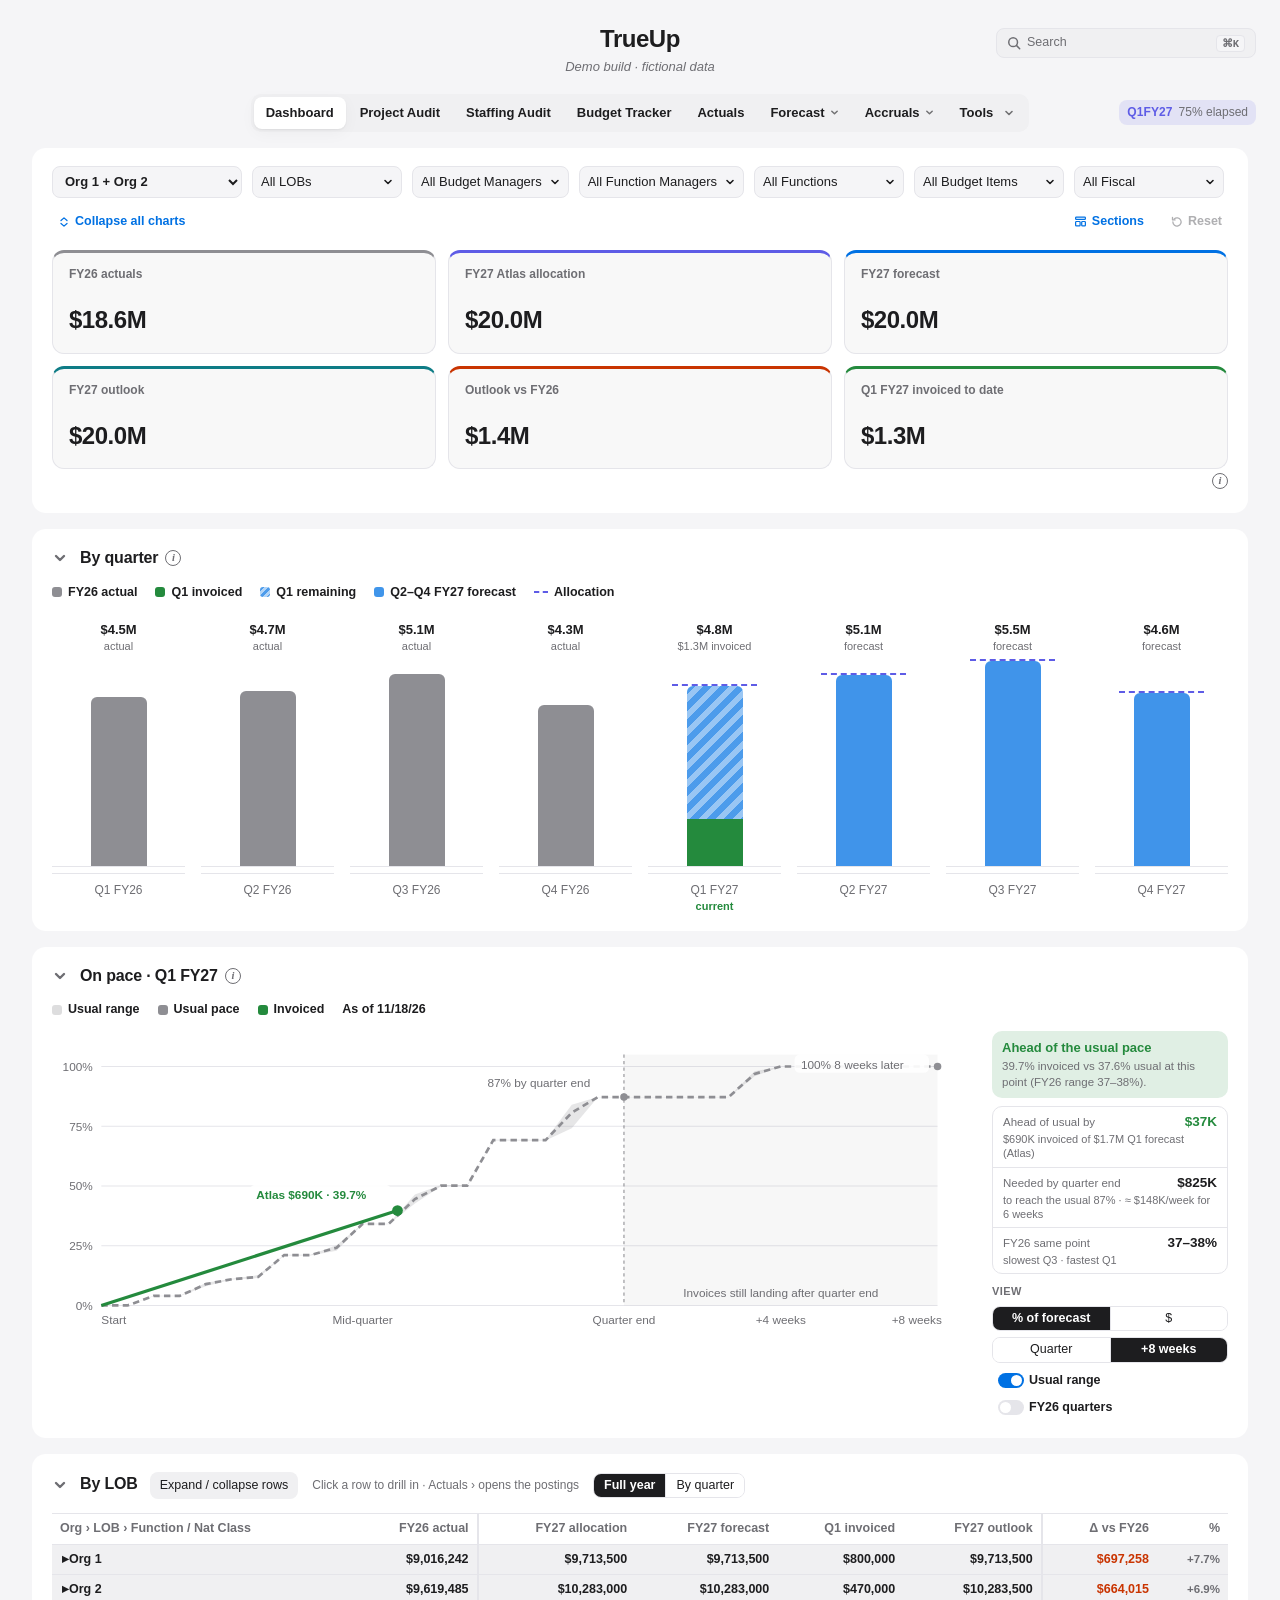
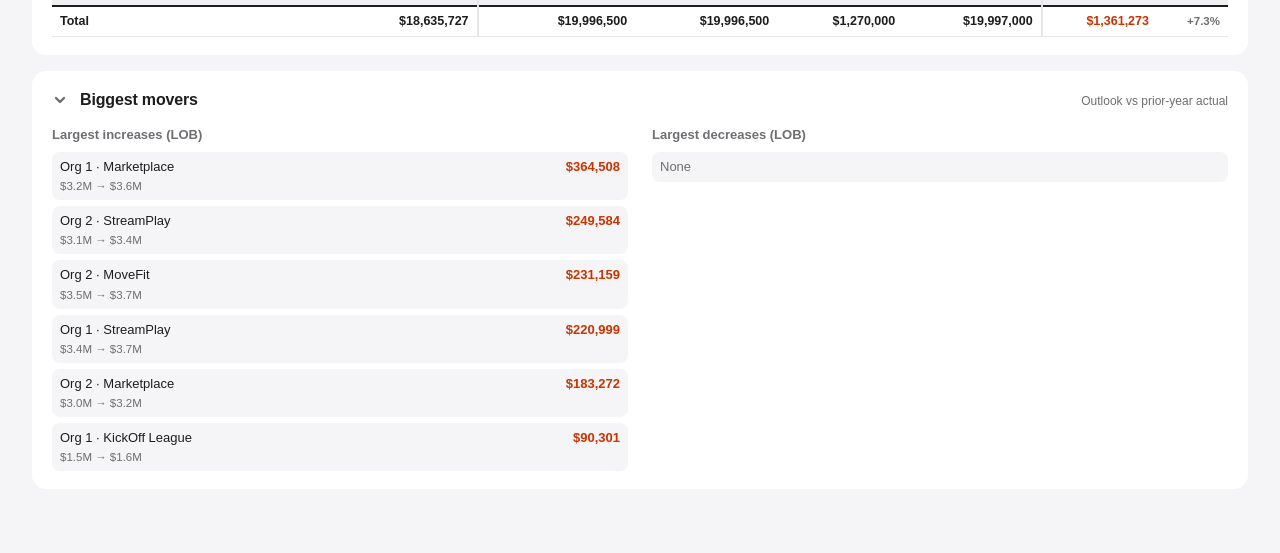
<file: public/trueup/index.html>
<!doctype html>
<html lang="en">
<head>
<meta charset="utf-8">
<meta name="viewport" content="width=device-width, initial-scale=1">
<title>TrueUp</title>
<link rel="stylesheet" href="css/style.css?v=x3">
</head>
<body data-route="analytics">
<header class="top">
  <a class="home" href="#/" title="Home"><h1>TrueUp <span class="tagline">Demo build · fictional data</span></h1></a>
  <div class="brand">
    <div class="tlrow">

    </div>
  </div>
  <nav class="tabs">
    <a href="#/analytics" id="tab-analytics">Dashboard</a>
    <a href="#/items" id="tab-items">Project Audit</a>
    <a href="#/staffing" id="tab-staffing">Staffing Audit</a>
    <a href="#/tracking" id="tab-tracking">Budget Tracker</a>
    <a href="#/ledgr" id="tab-ledgr" hidden>Actuals</a>
    <div class="navmenu" id="nav-fc">
      <a id="tab-forecast" aria-haspopup="true" role="button" tabindex="0">Forecast <svg class="car" width="9" height="9" viewBox="0 0 10 10" aria-hidden="true"><path d="M2 3.5l3 3 3-3" fill="none" stroke="currentColor" stroke-width="1.6" stroke-linecap="round" stroke-linejoin="round"/></svg></a>
      <div class="navdrop" role="menu">
        <a href="#/forecast" class="navtop" data-fcv="content|content">Content</a>
        <a href="#/forecast" class="navtop" data-fcv="marketing|">Marketing</a>
        <a href="#/changes" class="navtop" id="nav-chg">Change Log</a>
      </div>
    </div>
    <div class="navmenu" id="nav-acc">
      <a id="tab-accruals" aria-haspopup="true" role="button" tabindex="0">Accruals <svg class="car" width="9" height="9" viewBox="0 0 10 10" aria-hidden="true"><path d="M2 3.5l3 3 3-3" fill="none" stroke="currentColor" stroke-width="1.6" stroke-linecap="round" stroke-linejoin="round"/></svg></a>
      <div class="navdrop" role="menu">
        <div class="navorg"><span>Content<svg width="9" height="9" viewBox="0 0 10 10" aria-hidden="true"><path d="M3.5 2l3 3-3 3" fill="none" stroke="currentColor" stroke-width="1.6" stroke-linecap="round" stroke-linejoin="round"/></svg></span>
          <div class="navsub"><a href="#/accruals/content/po">PO Accrual</a><a href="#/accruals/content/crew">Crew Accrual</a><a href="#/accruals/content/flash">Flash</a><a href="#/accruals/content/pl">P&amp;L</a><a href="#/accruals/content/fa">Finance Actuals</a></div></div>
        <div class="navorg"><span>Marketing<svg width="9" height="9" viewBox="0 0 10 10" aria-hidden="true"><path d="M3.5 2l3 3-3 3" fill="none" stroke="currentColor" stroke-width="1.6" stroke-linecap="round" stroke-linejoin="round"/></svg></span>
          <div class="navsub"><a href="#/accruals/marketing/po">PO Accrual</a><a href="#/accruals/marketing/crew">Crew Accrual</a><a href="#/accruals/marketing/flash">Flash</a><a href="#/accruals/marketing/pl">P&amp;L</a><a href="#/accruals/marketing/fa">Finance Actuals</a></div></div>
      </div>
    </div>
      <div class="exp opts navtools" id="opts">
      <button id="opts-btn" aria-haspopup="menu" aria-expanded="false">Tools <svg class="car" width="10" height="10" viewBox="0 0 10 10" aria-hidden="true"><path d="M2 3.5l3 3 3-3" fill="none" stroke="currentColor" stroke-width="1.6" stroke-linecap="round" stroke-linejoin="round"/></svg></button>
      <div class="expmenu optmenu" id="optmenu" role="menu" hidden>
        <div class="optitem" id="opt-exp" role="none">
          <button role="menuitem" aria-haspopup="menu" class="optrow"><b>Export</b><svg class="subcar" width="10" height="10" viewBox="0 0 10 10" aria-hidden="true"><path d="M3.5 2l3 3-3 3" fill="none" stroke="currentColor" stroke-width="1.6" stroke-linecap="round" stroke-linejoin="round"/></svg></button>
          <div class="expmenu submenu" id="expmenu" role="menu">
            <div class="optitem optgrp" id="exp-audit" role="none">
              <button role="menuitem" aria-haspopup="menu" class="optrow"><b>Audit</b><span>Data in view and the Atlas change list</span><svg class="subcar" width="10" height="10" viewBox="0 0 10 10" aria-hidden="true"><path d="M3.5 2l3 3-3 3" fill="none" stroke="currentColor" stroke-width="1.6" stroke-linecap="round" stroke-linejoin="round"/></svg></button>
              <div class="expmenu submenu" role="menu">
                <button role="menuitem" data-x="csv"><b>Data (CSV)</b><span id="exp-csv-sub">Everything on this tab, all fields</span></button>
                <button role="menuitem" data-x="cl"><b>Change list (Excel)</b><span>Atlas edits to make, from the current filters</span></button>
              </div>
            </div>
            <div class="optitem optgrp" id="exp-content" role="none">
              <button role="menuitem" aria-haspopup="menu" class="optrow"><b>Content</b><span>Forecast, accruals, Flash, P&amp;L, Finance Actuals</span><svg class="subcar" width="10" height="10" viewBox="0 0 10 10" aria-hidden="true"><path d="M3.5 2l3 3-3 3" fill="none" stroke="currentColor" stroke-width="1.6" stroke-linecap="round" stroke-linejoin="round"/></svg></button>
              <div class="expmenu submenu" role="menu">
                <button role="menuitem" data-x="fc" class="fcx"><b>Forecast (Excel)</b><span>Summary, Finance Commentary + Calculation</span></button>
                <div class="optsep accx" role="separator"></div>
                <button role="menuitem" data-ax="content-po" class="accx"><b>PO Accrual (Excel)</b><span>Working file for the quarter shown on Accruals</span></button>
                <button role="menuitem" data-ax="content-crew" class="accx"><b>Crew Accrual (Excel)</b><span>Summary, line item text, one tab per bucket</span></button>
                <button role="menuitem" data-ax="content-flash" class="accx"><b>Flash (Excel)</b><span>Summary + one tab per budget manager</span></button>
                <button role="menuitem" data-ax="content-pl" class="accx"><b>P&amp;L deck (Keynote / PowerPoint)</b><span>Slides, titles and commentary as set on the P&amp;L page</span></button>
                <button role="menuitem" data-ax="content-fa" class="accx"><b>Finance Actuals (Excel)</b><span>Actuals by LOB vs M3</span></button>
              </div>
            </div>
            <div class="optitem optgrp" id="exp-marketing" role="none">
              <button role="menuitem" aria-haspopup="menu" class="optrow"><b>Marketing</b><span>Forecast, accruals, Flash, P&amp;L, Finance Actuals</span><svg class="subcar" width="10" height="10" viewBox="0 0 10 10" aria-hidden="true"><path d="M3.5 2l3 3-3 3" fill="none" stroke="currentColor" stroke-width="1.6" stroke-linecap="round" stroke-linejoin="round"/></svg></button>
              <div class="expmenu submenu" role="menu">
                <button role="menuitem" data-x="fm" class="fcx"><b>Forecast (Excel)</b><span>Summary, Finance Commentary + Calculation</span></button>
                <div class="optsep accx" role="separator"></div>
                <button role="menuitem" data-ax="marketing-po" class="accx"><b>PO Accrual (Excel)</b><span>Working file for the quarter shown on Accruals</span></button>
                <button role="menuitem" data-ax="marketing-crew" class="accx"><b>Crew Accrual (Excel)</b><span>Staffline + Crewport, LOB split, line item text</span></button>
                <button role="menuitem" data-ax="marketing-flash" class="accx"><b>Flash (Excel)</b><span>US Flash by natural class › LOB</span></button>
                <button role="menuitem" data-ax="marketing-pl" class="accx"><b>P&amp;L deck (Keynote / PowerPoint)</b><span>Natural class, initiative and function breakdowns</span></button>
                <button role="menuitem" data-ax="marketing-fa" class="accx"><b>Finance Actuals (Excel)</b><span>Natural class blocks, Bundle+ broken out</span></button>
              </div>
            </div>
          </div>
        </div>
        <div class="optitem" id="up" role="none" hidden>
          <button role="menuitem" aria-haspopup="menu" class="optrow" id="upload-btn"><b>Upload</b><svg class="subcar" width="10" height="10" viewBox="0 0 10 10" aria-hidden="true"><path d="M3.5 2l3 3-3 3" fill="none" stroke="currentColor" stroke-width="1.6" stroke-linecap="round" stroke-linejoin="round"/></svg></button>
          <div class="expmenu submenu" id="upmenu" role="menu">
            <div class="optitem optgrp" id="up-audit" role="none">
              <button role="menuitem" aria-haspopup="menu" class="optrow"><b>Audit</b><span>Atlas export</span><svg class="subcar" width="10" height="10" viewBox="0 0 10 10" aria-hidden="true"><path d="M3.5 2l3 3-3 3" fill="none" stroke="currentColor" stroke-width="1.6" stroke-linecap="round" stroke-linejoin="round"/></svg></button>
              <div class="expmenu submenu" role="menu">
                <button role="menuitem" data-u="atlas" id="up-atlas"><b>Atlas export</b><span>New export_all CSV · refreshes audit + forecast allocations</span></button>
              </div>
            </div>
            <div class="optitem optgrp upbm" id="up-content" role="none">
              <button role="menuitem" aria-haspopup="menu" class="optrow"><b>Content</b><span>Actuals, forecast workbook, PO data, Master PO List</span><svg class="subcar" width="10" height="10" viewBox="0 0 10 10" aria-hidden="true"><path d="M3.5 2l3 3-3 3" fill="none" stroke="currentColor" stroke-width="1.6" stroke-linecap="round" stroke-linejoin="round"/></svg></button>
              <div class="expmenu submenu" role="menu">
                <button role="menuitem" data-u="ledgr" class="upbm"><b>Actuals</b><span>Content Actuals CSV</span></button>
                <button role="menuitem" data-u="wb" class="upbm"><b>Forecast workbook</b><span>Content P+D workbook · submitted forecast, actuals, comments</span></button>
                <div class="optsep accu" role="separator"></div>
                <button role="menuitem" data-au="content-grid" class="accu"><b>PO data</b><span>Open POs + Pending PRs · for the Accruals quarter shown</span></button>
                <button role="menuitem" data-au="content-master" class="accu"><b>Master PO List</b><span>PO → LOB / budget item / function / quarter mapping</span></button>
              </div>
            </div>
            <div class="optitem optgrp upbm" id="up-marketing" role="none">
              <button role="menuitem" aria-haspopup="menu" class="optrow"><b>Marketing</b><span>Actuals, forecast workbook, PO data, PO ref table</span><svg class="subcar" width="10" height="10" viewBox="0 0 10 10" aria-hidden="true"><path d="M3.5 2l3 3-3 3" fill="none" stroke="currentColor" stroke-width="1.6" stroke-linecap="round" stroke-linejoin="round"/></svg></button>
              <div class="expmenu submenu" role="menu">
                <button role="menuitem" data-u="ledgr" class="upbm"><b>Actuals</b><span>Marketing Actuals CSV</span></button>
                <button role="menuitem" data-u="wb" class="upbm"><b>Forecast workbook</b><span>Marketing forecast workbook · submitted forecast, actuals, comments</span></button>
                <div class="optsep accu" role="separator"></div>
                <button role="menuitem" data-au="marketing-grid" class="accu"><b>PO data</b><span>Luis's report · for the Accruals quarter shown</span></button>
                <button role="menuitem" data-au="marketing-ref" class="accu"><b>PO ref table</b><span>POs on several Atlas IDs (PO#, Atlas ID, Type)</span></button>
              </div>
            </div>
          </div>
        </div>
        <button type="button" class="optrow optlink" role="menuitem" id="opt-refresh" hidden><b>Refresh Atlas data</b></button>
        <div class="optsep" role="separator"></div>
        <a href="#/guide" id="tab-guide" class="optrow optlink" role="menuitem"><b>Guide</b></a>
        <a href="#/config" class="optrow optlink" role="menuitem" id="opt-cfg"><b>Configuration</b></a>
        <div class="optsep" role="separator"></div>
        <button type="button" class="optrow optlink" role="menuitem" id="opt-health" aria-expanded="false"><b>Data health</b><span class="hlsum" id="hl-sum"></span><svg class="hlcar" width="9" height="9" viewBox="0 0 10 10" aria-hidden="true"><path d="M2 3.5l3 3 3-3" fill="none" stroke="currentColor" stroke-width="1.6" stroke-linecap="round"/></svg></button>
        <div class="hlinline" id="hl-inline" hidden></div>
      </div>
    </div>
  </nav>
  <div class="actions">
    <div class="fq" id="fq" tabindex="0"></div>
    
  </div>
</header>
<div class="utilrow"><div id="mywork" class="mywork" hidden></div><div class="utilctl">
    <div class="hlw hlhide"><button type="button" class="hl green" id="hl" aria-haspopup="dialog" onclick="window.Health&&Health.open()"><i></i><span>Data</span></button><div class="hlpop" id="hl-pop" role="dialog" aria-label="Data health" hidden></div></div>
    <button type="button" class="gsbtn" id="gs-btn" onclick="window.GlobalSearch&&GlobalSearch.open()" title="Search everything (⌘K or /)"><svg width="14" height="14" viewBox="0 0 16 16" aria-hidden="true"><circle cx="7" cy="7" r="5" fill="none" stroke="currentColor" stroke-width="1.7"/><path d="M11 11l3.5 3.5" stroke="currentColor" stroke-width="1.7" stroke-linecap="round"/></svg><span>Search</span><kbd>⌘K</kbd></button>

  </div></div>

<section class="filters" id="filters"></section>
<div id="note" class="wrap"></div>

<main id="page-analytics" class="page"></main>

<main id="page-items" class="page">
  <div class="aubar"><button type="button" class="ghost" id="au-fold">Collapse all charts</button><button type="button" id="au-jump"><svg width="12" height="12" viewBox="0 0 16 16" aria-hidden="true"><path d="M8 2.5v10m0 0l-4-4m4 4l4-4" fill="none" stroke="currentColor" stroke-width="1.7" stroke-linecap="round" stroke-linejoin="round"/></svg>Jump to audit items</button></div>
  <div data-sec="cards" data-sec-label="Summary cards"><section class="cards" id="cards"></section>
  <div class="legend" id="legend"></div></div>

  <section class="grid2">
    <div class="panel" data-sec="func" data-sec-label="By function">
      <div class="ph"><h2>By function</h2><span class="hint">Click a bar or segment to see its items</span></div>
      <div id="ch-func" class="hbars"></div>
    </div>
    <div class="panel" data-sec="lob" data-sec-label="By LOB">
      <div class="ph"><h2>By LOB</h2><span class="hint">Click a bar or segment to see its items</span></div>
      <div id="ch-lob" class="hbars"></div>
    </div>
  </section>

  <section class="panel" data-sec="quarter" data-sec-label="By quarter">
    <div class="ph"><h2>By quarter</h2><span class="hint">Current and future quarters are only checked for PO coverage and budget</span></div>
    <div id="ch-q" class="qchart"></div>
  </section>

  <section class="panel" data-sec="owners" data-sec-label="Ownership">
    <div class="ph"><h2>Ownership</h2><span class="hint">Budget Manager › LOB › Function · LOB Dedicated items only · <a href="#/guide?s=owners" class="hlink">How the $ add up</a></span></div>
    <div id="owners" class="owners"></div>
  </section>

  <section class="panel" id="yb-panel" data-sec="yearly" data-sec-label="Allocation vs approved forecast">
    <div class="ph"><h2>Atlas allocation vs approved forecast</h2><span id="yb-sub" class="hint"></span></div>
    <div id="yb"></div>
  </section>


  <section class="panel" data-sec="items" data-sec-label="Audit items">
    <div class="ph" id="au-items">
      <div>
        <h2>Audit items <span id="count" class="muted"></span></h2>
        <div id="chips" class="chips"></div>
      </div>
      <div class="pager"><button id="prev" class="ghost">‹</button><span id="page"></span><button id="next" class="ghost">›</button></div>
    </div>
    <div class="tablewrap"><table id="tbl"><thead></thead><tbody></tbody></table></div>
  </section>

  <section class="panel" id="au-method" data-sec="method" data-sec-label="Methodology &amp; exclusions">
    <div class="ph"><h2>Methodology &amp; exclusions</h2></div>
    <div id="method"></div>
  </section>
</main>

<main id="page-staffing" class="page">
  <div class="aubar"><button type="button" class="ghost" id="st-fold">Collapse all charts</button><button type="button" id="st-jump"><svg width="12" height="12" viewBox="0 0 16 16" aria-hidden="true"><path d="M8 2.5v10m0 0l-4-4m4 4l4-4" fill="none" stroke="currentColor" stroke-width="1.7" stroke-linecap="round" stroke-linejoin="round"/></svg>Jump to contractors</button></div>
  <section class="panel stsum" data-sec="cards" data-sec-label="Summary cards"><div class="ph"><h2>Summary</h2></div><div class="cards" id="st-cards"></div></section>
  <section class="grid2">
    <div class="panel" data-sec="inv" data-sec-label="% of forecast invoiced by quarter"><div class="ph"><h2>% of forecast invoiced by quarter</h2><span class="hint"><span class="dot" style="background:var(--green)"></span>Invoiced <span class="dot" style="background:var(--yellow);margin-left:8px"></span>Un-invoiced balance (yellow $) · click it for the AIDs</span></div><div id="st-q" class="qchart"></div></div>
    <div class="panel" data-sec="vendor" data-sec-label="By vendor"><div class="ph"><h2>By vendor</h2><span class="hint">Click a vendor to filter the contractors</span></div><div id="st-vendor" class="hbars"></div></div>
  </section>
  <section class="panel" id="st-roster" data-sec="roster" data-sec-label="Contractors">
    <div class="ph" id="st-roster-h">
      <div><h2>Contractors <span id="st-count" class="muted"></span><span class="ptip" tabindex="0" aria-label="About this table">i<span class="ptipb">One row per staffing AID and FY · Org, Budget Manager, LOB, Function, Function Manager and FY filters apply</span></span></h2></div>
      <div class="pager"><label class="minesw"><input type="checkbox" id="st-issues"><i></i>Only with audit items</label><input type="checkbox" id="st-nopos" hidden><span id="st-ub" class="fchip" hidden></span><input id="st-vendor-f" type="search" placeholder="Vendor / name / AID" class="vf"><button id="st-prev" class="ghost">‹</button><span id="st-page"></span><button id="st-next" class="ghost">›</button></div>
    </div>
    <div class="tablewrap"><table id="st-tbl"><thead></thead><tbody></tbody></table></div>
  </section>
  <section class="panel" id="st-items" data-sec="items" data-sec-label="Audit items">
    <div class="ph" id="st-items-h">
      <div><h2>Audit items <span id="st-icount" class="muted"></span></h2></div>
      <div class="pager"><button id="st-prev" class="ghost">‹</button><span id="st-page"></span><button id="st-next" class="ghost">›</button></div>
    </div>
    <div class="tablewrap"><table id="st-itbl"><thead></thead><tbody></tbody></table></div>
  </section>
</main>

<main id="page-tracking" class="page">
  <div class="aubar"><button type="button" class="ghost" id="tr-fold">Collapse all charts</button><button type="button" id="tr-jump"><svg width="12" height="12" viewBox="0 0 16 16" aria-hidden="true"><path d="M8 2.5v10m0 0l-4-4m4 4l4-4" fill="none" stroke="currentColor" stroke-width="1.7" stroke-linecap="round" stroke-linejoin="round"/></svg>Jump to LOB table</button></div>
  <section class="panel" id="tr-sum-p" data-sec="summary" data-sec-label="Org summary (budget, allocation, forecast, invoiced)"><div class="ph"><h2>Org summary</h2><span class="hint">Budget → allocation → forecast → invoiced, by quarter</span></div>
    <div id="tr-qsum" class="qsum"></div></section>
  <section class="panel" id="tr-tbl-p" data-sec="table" data-sec-label="LOB table"><div class="ph" id="tr-tbl-h"><h2>By LOB</h2><div class="seg" id="tr-per"></div><span class="hint">Click an LOB for its functions · → opens its audit items</span></div>
    <div class="tablewrap" style="max-height:none"><table id="tr-tbl"><thead></thead><tbody></tbody></table></div>
    <div class="legend" style="margin:10px 0 0" id="tr-legend"></div>
  </section>
</main>

<main id="page-ledgr" class="page"><section class="panel" id="pv-root"></section></main>

<main id="page-forecast" class="page">
  <section class="panel">
    <div class="trhead">
      <h2>Forecast · FY27 · <span id="fc-vlab" class="fcvlab">Content · Functions</span><span class="ptip" tabindex="0" aria-label="About this page">i<span class="ptipb" id="fc-tipb"></span></span></h2>
      <div class="fcbar">
        
        <div class="seg" id="fc-layout"><button data-l="calc" class="on">Calculation</button><button data-l="sum">Summary</button><button data-l="fc">Finance Commentary</button></div>
        <div class="seg" id="fc-q"><button data-q="Q1" class="on">Q1</button><button data-q="Q2">Q2</button><button data-q="Q3">Q3</button><button data-q="Q4">Q4</button></div>
        <label class="minesw" id="fc-intlw" hidden><input type="checkbox" id="fc-intl"><i></i><span>Intl</span></label>
        <label class="minesw" id="fc-chgw" hidden><input type="checkbox" id="fc-chg"><i></i><span>Change Log</span></label>
        <span id="fc-chgo" class="fcchgo" hidden><div class="ms chdatebtn" data-dk="from"><span class="flab">From</span><button type="button" class="msb" id="fc-chgfrom" aria-label="From"></button></div><div class="ms chdatebtn" data-dk="to"><span class="flab">To</span><button type="button" class="msb" id="fc-chgto" aria-label="To"></button></div><span class="chrulewrap"><button type="button" class="rlink" id="fc-rpct" data-f="pct"></button><button type="button" class="rlinkm" id="fc-rmode" data-f="mode"></button><button type="button" class="rlink" id="fc-ramt" data-f="amt"></button></span></span>
        <input id="fc-find" type="search" placeholder="Find LOB, function, item…" class="vf">
        <div class="fcopts" id="fc-opts">
          <button type="button" class="ghost sm fcoptsb" id="fc-optsb" aria-haspopup="menu" aria-expanded="false">Options <svg width="10" height="10" viewBox="0 0 10 10" aria-hidden="true"><path d="M2 3.5l3 3 3-3" fill="none" stroke="currentColor" stroke-width="1.6" stroke-linecap="round" stroke-linejoin="round"/></svg></button>
          <div class="fcoptsm" role="menu">
            <div class="fcoptsg"><b>View</b>
              <span id="fc-mine"></span>
              <span id="fc-xlobw" hidden><input type="checkbox" id="fc-xlob" checked><span id="fc-xlob-t"></span></span>
              <label class="minesw"><input type="checkbox" id="fc-showall"><i></i><span id="fc-showall-l">$0 rows</span></label>
              <button type="button" id="fc-expand" class="freset fact"><svg width="12" height="12" viewBox="0 0 16 16" aria-hidden="true"><path d="M4 6l4-3.5L12 6M4 10l4 3.5 4-3.5" fill="none" stroke="currentColor" stroke-width="1.7" stroke-linecap="round" stroke-linejoin="round"/></svg>Expand / collapse</button>
              <button type="button" id="fc-reset" class="freset fact" title="Clear the search and the view switches, and collapse every row"><svg width="12" height="12" viewBox="0 0 16 16" aria-hidden="true"><path d="M2.5 8a5.5 5.5 0 1 0 1.7-4" fill="none" stroke="currentColor" stroke-width="1.7" stroke-linecap="round"/><path d="M2 1.8v3.4h3.4" fill="none" stroke="currentColor" stroke-width="1.7" stroke-linecap="round" stroke-linejoin="round"/></svg>Reset</button>
            </div>
            <div class="fcoptsg"><b>Forecast</b>
              <button type="button" id="fc-hist" class="freset fact" hidden><svg width="12" height="12" viewBox="0 0 16 16" aria-hidden="true"><circle cx="8" cy="8" r="5.8" fill="none" stroke="currentColor" stroke-width="1.6"/><path d="M8 4.8V8l2.2 1.5" fill="none" stroke="currentColor" stroke-width="1.6" stroke-linecap="round" stroke-linejoin="round"/></svg>History</button>
              <button type="button" id="fc-vers" class="freset fact" hidden><svg width="12" height="12" viewBox="0 0 16 16" aria-hidden="true"><path d="M8 2.5l5.5 3L8 8.5l-5.5-3zM2.5 8.5L8 11.5l5.5-3M2.5 11L8 14l5.5-3" fill="none" stroke="currentColor" stroke-width="1.5" stroke-linejoin="round"/></svg>Versions</button>
              <button type="button" id="fc-freeze" class="freset fact" hidden><svg width="12" height="12" viewBox="0 0 16 16" aria-hidden="true"><path d="M8 1.5v13M2.4 4.75l11.2 6.5M2.4 11.25l11.2-6.5M6.2 2.6L8 4.2l1.8-1.6M6.2 13.4L8 11.8l1.8 1.6" fill="none" stroke="currentColor" stroke-width="1.5" stroke-linecap="round" stroke-linejoin="round"/></svg><span id="fc-freeze-l">Atlas Freeze</span></button>
              <button type="button" id="fc-export" class="freset fact"><svg width="12" height="12" viewBox="0 0 16 16" aria-hidden="true"><path d="M8 2v8M4.8 6.8L8 10l3.2-3.2M2.5 12.5v1h11v-1" fill="none" stroke="currentColor" stroke-width="1.6" stroke-linecap="round" stroke-linejoin="round"/></svg>Export to Excel</button>
            </div>
          </div>
        </div>
      </div>
      <div class="sub" id="fc-sub"></div>
    </div>
    <div class="snapbar" id="fc-snap" hidden></div>
    <div class="fccardsw" id="fc-cardsw"><button type="button" class="fccardst" id="fc-cardst" aria-expanded="true"><svg width="10" height="10" viewBox="0 0 10 10" aria-hidden="true"><path d="M2 3.5l3 3 3-3" fill="none" stroke="currentColor" stroke-width="1.6" stroke-linecap="round" stroke-linejoin="round"/></svg>Totals</button><div class="fcards" id="fc-cards"></div></div>
    <div class="tablewrap fcwrap"><table id="fc-tbl"><thead id="fc-head"></thead><tbody id="fc-body"></tbody></table></div>
  </section>
</main>

<main id="page-accruals" class="page"><section class="panel" id="ac-root"></section></main>
<main id="page-changes" class="page"><section class="panel" id="ch-root"></section></main>

<main id="page-config" class="page"><div id="cfg-root"></div></main>

<main id="page-guide" class="page"><div class="guidedoc"><nav class="guideside" id="guide-nav"></nav><section class="panel guide" id="guide-root"></section></div></main>

<div id="live" class="live" hidden></div>
<dialog id="fc-dlg" class="updlg fcdlg"></dialog>
<dialog id="up-dlg" class="updlg">
  <form method="dialog" id="up-form">
    <h2>Publish a new Atlas export</h2>
    <p class="sub">The audit is built in your browser, so the raw export never leaves your computer. You'll see a summary before anything is published. Publishing updates the dashboard for everyone viewing it.</p>
    <label class="upf"><span>Atlas export <b>(required)</b></span><input type="file" name="export" accept=".csv" required><em>export_all_….csv</em></label>
    <label class="upf"><span>Marketing forecast <i>(optional; otherwise the current file is reused)</i></span><input type="file" name="marketing" accept=".xlsx"></label>
    <label class="upf"><span>Content forecast <i>(optional; otherwise the current file is reused)</i></span><input type="file" name="content" accept=".xlsx"></label>
    <div id="up-msg" class="upmsg"></div>
    <div class="upact"><button type="button" class="ghost" id="up-cancel">Close</button><button type="button" id="up-go">Build audit</button></div>
  </form>
</dialog>
<script src="js/mockboost.js?v=x3"></script><script src="js/demoseed.js?v=x3"></script>
<script src="js/orglabels.js?v=x3"></script>
<script src="js/sync.js?v=x3"></script>
<script src="js/scope.js?v=x3"></script>
<script src="js/scopewire.js?v=x3"></script>
<script src="js/rules.js?v=x3"></script>
<script src="js/health.js?v=x3"></script>
<script src="js/search.js?v=x3"></script>
<script src="js/mywork.js?v=x3"></script>
<script src="js/learn.js?v=x3"></script>
<script src="js/layout.js?v=x3"></script>
<script src="js/mobilenav.js?v=x3"></script>
<script src="js/aidlinks.js?v=x3"></script>
<script src="js/forecast.js?v=x3"></script>
<script src="js/pivot.js?v=x3"></script>
<script src="js/dashboard.js?v=x3"></script>
<script src="js/guide.js?v=x3"></script>

<script src="js/mine.js?v=x3"></script>
<script src="js/accruals.js?v=x3"></script>
<script src="js/changes.js?v=x3"></script>
<script src="js/sections.js?v=x3"></script>
<script src="js/config.js?v=x3"></script>
<script src="js/status.js?v=x3"></script>
<script src="js/comments.js?v=x3"></script>
<script src="js/atlasfix.js?v=x3"></script>
<script src="js/refresh.js?v=x3"></script>
<script src="js/share.js?v=x3"></script>
<script src="js/app.js?v=x3"></script>
</body>
</html>
</file>
<file: public/trueup/css/style.css>
:root{
  --bg:#f5f5f7;--panel:#fff;--ink:#1d1d1f;--muted:#6e6e73;--line:#e5e5ea;--accent:#0071e3;
  --red:#d70015;--orange:#c93400;--yellow:#a05a00;--green:#248a3d;--purple:#8944ab;--teal:#0e7c86;--pink:#c4245f;--indigo:#5e5ce6;--gray:#8e8e93;
  --redbg:#fde8ea;--orangebg:#fff0e5;--yellowbg:#fff6dc;--greenbg:#e6f4ea;--purplebg:#f3e8f9;--tealbg:#e3f4f5;--blue:#0066cc;--bluebg:#e5f0fb;--pinkbg:#fce8f0;--indigobg:#ebebfc;--graybg:#f0f0f2;
  --shadow:0 1px 2px rgba(0,0,0,.06),0 4px 16px rgba(0,0,0,.04);
}
@media (prefers-color-scheme:dark){:root{
  --bg:#000;--panel:#1c1c1e;--ink:#f5f5f7;--muted:#98989d;--line:#38383a;--accent:#2997ff;
  --red:#ff6961;--orange:#ff9f0a;--yellow:#ffd60a;--green:#30d158;--purple:#bf5af2;--teal:#40c8e0;--pink:#ff6b9d;--indigo:#7d7aff;--gray:#98989d;
  --redbg:#3a1416;--orangebg:#3a2410;--yellowbg:#332b0a;--greenbg:#11301a;--purplebg:#2e1a38;--tealbg:#0f2d31;--blue:#4ea1ff;--bluebg:#0f2238;--pinkbg:#3a1424;--indigobg:#1f1f3d;--graybg:#2c2c2e;
  --shadow:0 1px 2px rgba(0,0,0,.4);
}}
*{box-sizing:border-box}
body{margin:0;font:14px/1.4 -apple-system,BlinkMacSystemFont,"SF Pro Text",Helvetica,sans-serif;background:var(--bg);color:var(--ink)}
h1{font-size:24px;margin:0;font-weight:700;letter-spacing:-.02em}
h2{font-size:15px;margin:0;font-weight:600}
a{color:var(--accent);text-decoration:none;font-weight:600}
a:hover{text-decoration:underline}
button{font:inherit;border:0;border-radius:8px;padding:8px 16px;background:var(--accent);color:#fff;cursor:pointer;font-weight:500}
button.ghost{background:var(--graybg);color:var(--ink)}
button:disabled{opacity:.4;cursor:default}
.muted,.sub,.hint{color:var(--muted);font-weight:400}
.sub,.hint{font-size:12px}
.wrap{margin:0 32px}


.top{display:grid;grid-template-columns:1fr auto 1fr;align-items:center;gap:24px;padding:20px 32px 0}
.actions{display:flex;gap:8px;justify-self:end}
.tabs{display:flex;gap:2px;background:var(--graybg);padding:3px;border-radius:10px}
.tabs a{padding:7px 18px;border-radius:8px;color:var(--ink);font-size:13px;text-decoration:none}
.tabs a.on{background:var(--panel);box-shadow:var(--shadow)}
#tab-count{font-size:11px;color:var(--muted);font-weight:500;margin-left:2px}
body:not([data-route="analytics"]) #page-analytics,body:not([data-route="items"]) #page-items,
body:not([data-route="staffing"]) #page-staffing,body:not([data-route="guide"]) #page-guide,body:not([data-route="tracking"]) #page-tracking,body:not([data-route="forecast"]) #page-forecast,body:not([data-route="ledgr"]) #page-ledgr,body:not([data-route="config"]) #page-config,body:not([data-route="accruals"]) #page-accruals,body:not([data-route="changes"]) #page-changes{display:none}
body[data-route="guide"] #filters,body[data-route="guide"] #note,body[data-route="analytics"] #filters,body[data-route="analytics"] #note,body[data-route="forecast"] #filters,body[data-route="forecast"] #note,body[data-route="ledgr"] #filters,body[data-route="ledgr"] #note,body[data-route="config"] #filters,body[data-route="config"] #note,body[data-route="accruals"] #filters,body[data-route="accruals"] #note,body[data-route="changes"] #filters,body[data-route="changes"] #note{display:none}
.seg{display:inline-flex;border:1px solid var(--line);border-radius:8px;overflow:hidden;background:var(--panel);flex:none}
.seg button{background:var(--panel);color:var(--ink);padding:6px 14px;font-size:13px;border-radius:0;border-right:1px solid var(--line)}
.seg button:last-child{border-right:0}
.seg button.on{background:var(--ink);color:var(--panel)}
.trhead{display:flex;flex-direction:column;align-items:flex-start;gap:10px;margin-bottom:14px}
.trhead h2{margin:0}
.trhead .sub{line-height:1.5}
.vf{font:inherit;font-size:13px;height:30px;padding:0 10px;border:1px solid var(--line);border-radius:8px;background:var(--bg);color:var(--ink);width:200px}
.pager label{display:flex;gap:6px;align-items:center;white-space:nowrap}
.qbar2{position:absolute;bottom:0;width:min(30px,32%);border-radius:5px 5px 0 0}
.utl{display:flex;align-items:center;gap:8px;justify-content:flex-end}
.utl .lbar{width:70px}
tr.grp td{background:var(--bg);font-weight:700}
tr.grp td:first-child{white-space:nowrap}
tr.grp td:first-child{cursor:pointer}
tr.sub td:nth-child(2){padding-left:28px}
tr.sub.hide{display:none}
.dot{display:inline-block;width:8px;height:8px;border-radius:50%;margin-right:6px;vertical-align:0}

.qsum{display:flex;flex-direction:column;gap:12px;margin-bottom:16px}
.qsum:empty{display:none}
.qsrow{display:grid;grid-template-columns:170px repeat(auto-fit,minmax(0,1fr));gap:10px;align-items:stretch}
.qso{padding:10px 4px;display:flex;flex-direction:column;gap:4px;justify-content:center}
.qso b{font-size:16px}
.qtile{border:1px solid var(--line);border-radius:12px;padding:10px 12px;cursor:pointer;min-width:0}
.qtile:hover{border-color:var(--accent)}
.qth{display:flex;justify-content:space-between;align-items:center;margin-bottom:6px}
.qtv{display:flex;justify-content:space-between;font-size:12.5px;line-height:1.6}
.qtv span{color:var(--muted)}
.qtv em{font-style:normal;color:var(--muted);font-weight:500;margin-left:4px}
.pbar{position:relative;height:8px;background:var(--graybg);border-radius:4px;margin:6px 0 2px}
.pbar .pf{position:absolute;left:0;top:0;bottom:0;border-radius:4px;opacity:.85}
.pbar .pi{position:absolute;left:0;top:2px;bottom:2px;border-radius:2px;background:var(--ink);opacity:.35}
.pbar .tick{position:absolute;top:-3px;bottom:-3px;width:2px;background:var(--ink);border-radius:1px}
th.qh{min-width:150px;font-weight:600}
th.qh .s{font-weight:400;text-transform:none}
td.qd{min-width:150px}
.qc .qt{display:flex;justify-content:space-between;gap:6px;font-size:12px}
.qc .s{font-size:11px}
tr.lobrow{cursor:pointer}
tr.lobrow .tg{display:inline-block;width:12px;color:var(--muted)}
tr.fnrow td{background:var(--bg)}
tr.fnrow td.fnn{padding-left:44px;color:var(--muted)}
tr.fnrow.hide{display:none}
a.go{margin-left:6px;cursor:pointer}
.page{padding:0 32px 48px}


.filters{position:sticky;top:0;z-index:20;margin:16px 32px;background:var(--panel);border-radius:14px;padding:12px 14px;
  display:grid;grid-template-columns:minmax(180px,1.6fr) repeat(11,minmax(0,1fr));gap:10px;box-shadow:var(--shadow)}
.fbox,.ms{display:flex;flex-direction:column;gap:4px;position:relative;min-width:0}
.flab{font-size:10.5px;text-transform:uppercase;letter-spacing:.05em;color:var(--muted);font-weight:600;white-space:nowrap;overflow:hidden;text-overflow:ellipsis}
.fbox input,.msb{font:inherit;font-size:13px;height:32px;padding:0 24px 0 10px;border:1px solid var(--line);border-radius:8px;background:var(--bg);color:var(--ink);
  width:100%;text-align:left;white-space:nowrap;overflow:hidden;text-overflow:ellipsis;font-weight:400}
.fbox input{padding-right:10px}
.ms::after{content:"";position:absolute;right:10px;bottom:13px;border:4px solid transparent;border-top-color:var(--muted);pointer-events:none}
.msb .all{color:var(--muted)}
.msb b{color:var(--accent)}
.ms.on .msb,.fbox input.on{border-color:var(--accent);box-shadow:inset 0 0 0 1px var(--accent)}
.menu{position:absolute;top:calc(100% + 4px);left:0;width:280px;background:var(--panel);border:1px solid var(--line);border-radius:12px;
  box-shadow:0 12px 32px rgba(0,0,0,.18);padding:8px;z-index:30}
.ms:nth-last-child(-n+4) .menu{left:auto;right:0}
.menu .mf{width:100%;height:30px;padding:0 10px;border:1px solid var(--line);border-radius:7px;background:var(--bg);color:var(--ink);font:inherit;font-size:13px}
.ma{display:flex;gap:6px;margin:6px 0}
.ma button{flex:1;font-size:12px;padding:5px;background:var(--graybg);color:var(--ink)}
.ml{max-height:300px;overflow:auto}
.opt{display:grid;grid-template-columns:16px minmax(0,1fr) auto;gap:8px;align-items:center;padding:6px;border-radius:6px;font-size:13px;cursor:pointer}
.opt:hover{background:var(--bg)}
.opt span{overflow:hidden;text-overflow:ellipsis;white-space:nowrap}
.opt em{font-style:normal;color:var(--muted);font-size:11.5px;font-variant-numeric:tabular-nums}
.opt.zero{opacity:.5}
.opt[hidden]{display:none}
.empty{color:var(--muted);font-size:13px;padding:16px;text-align:center}


.banner{background:var(--yellowbg);border-radius:12px;padding:10px 14px;margin-bottom:12px;font-size:13px}
.banner b{color:var(--yellow)}
.banner.info{background:var(--indigobg)}
.banner.info b{color:var(--indigo)}


.cards{display:grid;grid-template-columns:repeat(auto-fit,minmax(150px,1fr));gap:12px;margin-bottom:12px}
.card{background:var(--panel);border-radius:14px;padding:14px 16px;cursor:pointer;border-top:4px solid var(--cc,var(--accent));transition:transform .12s,box-shadow .12s;min-width:0}
.card:hover{transform:translateY(-1px);box-shadow:var(--shadow)}
.card .k{font-size:12px;color:var(--muted);font-weight:600;white-space:nowrap;overflow:hidden;text-overflow:ellipsis}
.card .v{font-size:28px;font-weight:700;letter-spacing:-.02em;margin:2px 0}
.card .d{font-size:12px;color:var(--muted);white-space:nowrap;overflow:hidden;text-overflow:ellipsis}
.legend{display:flex;flex-wrap:wrap;gap:16px;font-size:12px;color:var(--muted);margin:0 0 16px}
.legend i{display:inline-block;width:10px;height:10px;border-radius:3px;margin-right:6px;vertical-align:-1px}


.grid2{display:grid;grid-template-columns:repeat(2,minmax(0,1fr));gap:16px;margin-bottom:16px}
.panel{background:var(--panel);border-radius:14px;padding:18px 20px;margin-bottom:16px;min-width:0}
.grid2 .panel{margin:0}
.ph{display:flex;align-items:baseline;justify-content:space-between;gap:12px;margin-bottom:14px}
.stack{display:flex;height:100%;border-radius:4px;overflow:hidden;background:var(--graybg)}
.stack span{min-width:2px;cursor:pointer}
.stack span:hover,.qstack span:hover{filter:brightness(1.15)}


.hbars{max-height:440px;overflow-y:auto;overflow-x:hidden;padding-right:4px}
.hrow{display:grid;grid-template-columns:minmax(0,170px) minmax(0,1fr) 120px;align-items:center;gap:12px;padding:5px 6px;border-radius:6px;cursor:pointer}
.hrow:hover{background:var(--bg)}
.hl{font-size:13px;white-space:nowrap;overflow:hidden;text-overflow:ellipsis}
.track{height:14px;min-width:0}
.hn{display:flex;justify-content:flex-end;gap:10px;font-size:12.5px;font-variant-numeric:tabular-nums;white-space:nowrap}
.hn span{color:var(--muted);min-width:54px;text-align:right}


.qchart{display:flex;gap:16px;height:290px}
.qcol{flex:1;min-width:0;display:flex;flex-direction:column;align-items:center;cursor:pointer;border-radius:10px;padding:8px 0 0}
.qcol:hover{background:var(--bg)}
.qv{height:40px;text-align:center;font-size:13px;line-height:1.35}
.qv span{display:block;color:var(--muted);font-size:11.5px}
.qplot{flex:1;width:100%;position:relative;min-height:0}
.qstack{position:absolute;bottom:0;left:50%;transform:translateX(-50%);width:min(72px,70%);display:flex;flex-direction:column-reverse;border-radius:6px 6px 0 0;overflow:hidden}
.qstack span{width:100%;min-height:2px;cursor:pointer}
.ql{height:40px;padding-top:8px;font-size:12px;color:var(--muted);text-align:center;border-top:1px solid var(--line);width:100%}
.ql em{display:block;font-style:normal;color:var(--yellow);font-size:11px}


.owners{display:grid;grid-template-columns:repeat(auto-fill,minmax(300px,1fr));gap:14px}
.owner{border:1px solid var(--line);border-radius:12px;padding:14px 14px 6px}
.oh{display:flex;justify-content:space-between;align-items:flex-start;gap:12px;cursor:pointer;margin-bottom:10px;border-radius:8px}
.oh:hover .on{color:var(--accent)}
.on{font-size:16px;font-weight:700}
.ot{text-align:right;font-variant-numeric:tabular-nums}
.ot b{display:block;font-size:20px;line-height:1.1}
.ot span{font-size:12px;color:var(--muted)}
.stack.thin{height:6px;margin-bottom:8px}
.olobs details{border-top:1px solid var(--line)}
.olobs summary{list-style:none;display:grid;grid-template-columns:12px minmax(0,1fr) 72px 46px 22px;align-items:center;gap:8px;padding:7px 2px;cursor:pointer;font-size:13px}
.olobs summary::-webkit-details-marker{display:none}
.chev::before{content:"›";display:inline-block;color:var(--muted);transition:transform .15s;font-weight:700}
details[open] .chev::before{transform:rotate(90deg)}
.ln{overflow:hidden;text-overflow:ellipsis;white-space:nowrap;font-weight:500}
.lbar{height:6px;background:var(--graybg);border-radius:3px;overflow:hidden}
.lbar i{display:block;height:100%;background:var(--accent);border-radius:3px;opacity:.75}
.lc{text-align:right;font-variant-numeric:tabular-nums;color:var(--muted);font-size:12px;white-space:nowrap}
.arrow{color:var(--accent);font-weight:700;text-align:center;border-radius:5px;line-height:20px}
.arrow:hover{background:var(--graybg)}
.ofn{padding:0 0 8px 20px}
.frow{display:flex;justify-content:space-between;gap:8px;padding:4px 8px;border-radius:6px;font-size:12.5px;cursor:pointer}
.frow:hover{background:var(--bg);color:var(--accent)}


.tablewrap{overflow:auto;max-height:calc(100vh - 230px);border-top:1px solid var(--line)}
table{border-collapse:collapse;width:100%;font-size:12.5px}
th{position:sticky;top:0;background:var(--panel);text-align:left;font-weight:600;color:var(--muted);padding:8px;border-bottom:1px solid var(--line);white-space:nowrap;user-select:none;z-index:1}
#tbl th{cursor:pointer}
th.r,td.r{text-align:right}
th.sorted{color:var(--ink)}
td{padding:8px;border-bottom:1px solid var(--line);vertical-align:top}
td.r{font-variant-numeric:tabular-nums;white-space:nowrap}
td.why{min-width:340px;max-width:520px}
td.dric{min-width:96px;max-width:150px}
#tbl td.cmtc,#st-itbl td.cmtc{min-width:200px;width:220px;vertical-align:top}

#tr-tbl-h{display:flex;align-items:center;gap:12px;flex-wrap:wrap}
#page-tracking #tr-tbl{width:100%}
#tr-tbl .wkc{font-size:11.5px;line-height:1.35;white-space:nowrap;font-variant-numeric:tabular-nums}
#page-tracking #tr-tbl td.cmtc{min-width:140px;width:150px;max-width:170px;vertical-align:top;white-space:normal}
#page-tracking #tr-tbl td.cmtc textarea.cmt{min-height:30px;font-size:12px;padding:4px 6px}
#page-tracking #tr-tbl th.cmth{min-width:140px;text-align:left;white-space:normal}
#page-tracking #tr-tbl th.wkh{white-space:normal;min-width:70px}
#page-tracking #tr-tbl th.g.po{--tc:var(--teal)}
#page-tracking #tr-tbl th.g.wk{--tc:var(--orange)}
#page-tracking #tr-tbl th.g.cm{--tc:var(--purple)}
textarea.cmt{width:100%;min-height:38px;resize:vertical;font:inherit;font-size:12.5px;line-height:1.35;color:var(--ink);background:var(--bg);border:1px solid var(--line);border-radius:7px;padding:5px 7px;box-sizing:border-box}
textarea.cmt:focus{outline:none;border-color:var(--blue)}
textarea.cmt.csaving{opacity:.6}
textarea.cmt.cerr{border-color:var(--red)}
td .s,.s{color:var(--muted);font-size:11.5px}
tbody tr:hover td{background:var(--bg)}
tr.click{cursor:pointer}
.chip{font-size:11px;padding:1px 7px;border-radius:10px;font-weight:600;white-space:nowrap}
.tag{font-size:10.5px;padding:1px 6px;border-radius:4px;background:var(--graybg);color:var(--muted);margin-left:4px;font-weight:600}
.pager{display:flex;align-items:center;gap:8px;font-size:13px;color:var(--muted)}
.pager button{padding:4px 12px}
.chips{display:flex;flex-wrap:wrap;align-items:center;gap:4px;margin-top:6px}
.fchip{font-size:11px;line-height:18px;height:20px;background:var(--graybg);border-radius:10px;padding:0 2px 0 8px;display:inline-flex;gap:4px;align-items:center;max-width:280px;white-space:nowrap;overflow:hidden;text-overflow:ellipsis}
.fchip i{font-style:normal;color:var(--muted)}
.fchip i::after{content:":"}
.fchip button{background:none;color:var(--muted);padding:0;width:16px;height:16px;border-radius:8px;font-size:12px;line-height:16px;flex:none}
.fchip button:hover{color:var(--ink);background:var(--line)}
.fclear{background:none;color:var(--accent);padding:0 4px;font-size:11px;font-weight:500;height:20px}
.fclear:hover{text-decoration:underline}
details>summary{cursor:pointer;font-weight:600}
#method{font-size:13px;margin-top:10px}
#method th{position:static}

@media (max-width:1500px){.filters{grid-template-columns:repeat(6,minmax(0,1fr))}.cards{grid-template-columns:repeat(4,minmax(0,1fr))}.ms:nth-last-child(-n+4) .menu{left:0;right:auto}.ms:nth-child(6n+1) .menu{left:auto;right:0}}
@media (max-width:1000px){.grid2{grid-template-columns:1fr}.filters{grid-template-columns:repeat(2,minmax(0,1fr))}.cards{grid-template-columns:repeat(2,minmax(0,1fr))}.top{grid-template-columns:1fr}.actions{justify-self:start}}


#page-tracking .tablewrap{overflow:visible;max-height:none;border-top:0}
#page-tracking #tr-tbl{border-collapse:separate;border-spacing:0}
#page-tracking #tr-tbl thead{position:sticky;top:var(--fh,72px);z-index:15}
#page-tracking #tr-tbl thead th{position:static;background:var(--panel)}
#page-tracking #tr-tbl tr.band th{box-shadow:0 -6px 0 var(--panel)}
.pbar.thin{height:4px;margin:4px 0 1px}
#page-tracking #tr-tbl{table-layout:auto}
#page-tracking #tr-tbl td,#page-tracking #tr-tbl th{padding:7px 6px}
#page-tracking th.qh,#page-tracking td.qd{min-width:96px;width:auto}
#page-tracking .qc .qt{font-size:11.5px}
#page-tracking .qc .s{font-size:10.5px;white-space:nowrap;overflow:hidden;text-overflow:ellipsis}
#page-tracking tr.sub td:nth-child(2){padding-left:14px;white-space:nowrap}
#page-tracking > .panel{padding-right:12px}
#page-tracking #tr-tbl td.r:last-child,#page-tracking #tr-tbl th:last-child{white-space:nowrap;padding-right:4px}

.mfoot{display:flex;justify-content:flex-end;margin-top:8px;padding-top:8px;border-top:1px solid var(--line)}
.mfoot .mok{font-size:12px;padding:5px 14px;border-radius:7px}

details.kids{margin-top:6px;font-size:12px}
details.kids summary{cursor:pointer;color:var(--accent);font-weight:500;list-style:none}
details.kids summary::-webkit-details-marker{display:none}
details.kids summary::before{content:"▸ ";color:var(--muted)}
details.kids[open] summary::before{content:"▾ "}
details.kids table{margin-top:4px;font-size:11.5px;min-width:260px}
details.kids td{padding:3px 6px;border-bottom:1px solid var(--line);background:var(--bg)}
.card .k{white-space:normal;line-height:1.25;min-height:2.5em;display:-webkit-box;-webkit-line-clamp:2;-webkit-box-orient:vertical}


.live{position:fixed;left:50%;bottom:22px;transform:translateX(-50%);z-index:60;background:var(--panel);border:1px solid var(--line);
  box-shadow:0 12px 32px rgba(0,0,0,.25);border-radius:14px;padding:10px 12px 10px 16px;display:flex;gap:12px;align-items:center;font-size:13px}
.live b{color:var(--accent)}
.live button{padding:6px 12px;font-size:12.5px}
.updlg{border:0;border-radius:16px;padding:0;background:var(--panel);color:var(--ink);width:min(560px,92vw);box-shadow:0 24px 64px rgba(0,0,0,.35)}
.updlg::backdrop{background:rgba(0,0,0,.45)}
.updlg form{padding:22px 24px;display:flex;flex-direction:column;gap:12px}
.updlg h2{font-size:18px}
.upf{display:flex;flex-direction:column;gap:5px;font-size:13px}
.upf span{font-weight:600}
.upf i,.upf em{font-weight:400;color:var(--muted);font-style:normal;font-size:12px}
.upf input{font:inherit;font-size:13px;padding:8px;border:1px dashed var(--line);border-radius:10px;background:var(--bg);color:var(--ink)}
.upmsg{font-size:13px;min-height:20px}
.upmsg.err{color:var(--red)}
.upmsg.ok{color:var(--green)}
.upmsg pre{max-height:160px;overflow:auto;background:var(--bg);padding:8px;border-radius:8px;font-size:11px;color:var(--muted);white-space:pre-wrap}
.upact{display:flex;justify-content:flex-end;gap:8px}


[hidden]{display:none !important}


.brand{display:flex;flex-direction:column;gap:3px}
.fq{font-size:12px;font-weight:600;color:var(--indigo);white-space:nowrap}
.fq span{font-weight:400;color:var(--muted)}


.segbox{min-width:0}
.segt{height:32px;align-items:stretch}
.segt button{flex:1;padding:0 8px;font-size:12px;white-space:nowrap}
#f-seg button.on{background:var(--indigo);color:#fff;box-shadow:none}

.filters{grid-template-columns:minmax(180px,1.8fr) repeat(11,minmax(0,1fr))}

@media (max-width:1700px){.filters{grid-template-columns:minmax(180px,1.6fr) repeat(5,minmax(0,1fr))}}
.swbox{cursor:pointer;min-width:96px}
.sw{display:flex;align-items:center;gap:7px;height:32px}
.sw input{position:absolute;opacity:0;pointer-events:none}
.sw i{width:34px;height:20px;border-radius:10px;background:var(--graybg);border:1px solid var(--line);position:relative;transition:background .15s;flex:none}
.sw i::after{content:"";position:absolute;top:2px;left:2px;width:14px;height:14px;border-radius:50%;background:var(--muted);transition:transform .15s,background .15s}
.sw input:checked + i{background:var(--indigo);border-color:var(--indigo)}
.sw input:checked + i::after{transform:translateX(14px);background:#fff}
.sw em{font-style:normal;font-size:12.5px;color:var(--muted)}
@media (max-width:1000px){.filters{grid-template-columns:repeat(2,minmax(0,1fr))}}


.exp{position:relative}
.exp .car{margin-left:6px;vertical-align:1px}
#export{display:inline-flex;align-items:center}
.expmenu{position:absolute;right:0;top:calc(100% + 6px);width:280px;background:var(--panel);border:1px solid var(--line);border-radius:12px;
  box-shadow:0 12px 32px rgba(0,0,0,.18);padding:6px;z-index:40;display:flex;flex-direction:column;gap:2px}
.expmenu button{background:none;color:var(--ink);text-align:left;padding:8px 10px;border-radius:8px;display:flex;flex-direction:column;gap:2px;font-weight:400}
.expmenu button:hover:not(:disabled){background:var(--bg)}
.expmenu button b{font-weight:600;font-size:13px}
.expmenu button span{font-size:11.5px;color:var(--muted)}
.expmenu button:disabled{opacity:.45}


.cnote{font-size:11px;color:var(--muted);margin-left:4px}
.scopenote{font-size:11.5px;color:var(--muted);margin:-6px 2px 10px}

.pager{white-space:nowrap;flex:none}


.fcbar{display:flex;flex-wrap:wrap;gap:10px;align-items:center}
.fcards{display:grid;grid-template-columns:repeat(8,minmax(0,1fr));gap:10px;margin-bottom:14px}
.fcard{border:1px solid var(--line);border-radius:12px;padding:10px 12px;display:flex;flex-direction:column;gap:2px;min-width:0}
.fcard span{font-size:11.5px;color:var(--muted)}
.fcard b{font-size:18px;font-variant-numeric:tabular-nums}
.fcard.q b{font-size:15px}
.fcwrap{max-height:calc(100vh - 330px)}
#fc-tbl td,#fc-tbl th{padding:6px 8px}
#fc-tbl td.r{min-width:110px}
#fc-tbl td.b{font-weight:600}
#fc-tbl td.jd{background:var(--yellowbg)}
#fc-tbl tr.fnrow td.jd{background:var(--yellowbg)}

#fc-tbl tr.grand td{font-weight:700;border-top:2px solid var(--ink);position:sticky;bottom:0;background:var(--panel);z-index:4;box-shadow:inset 0 2px 0 var(--ink),0 12px 0 var(--panel)}
#fc-tbl tr.xl td{border-top:2px solid var(--line)}
#fc-tbl .z{color:var(--muted)}
#fc-tbl .neg{color:var(--red)}
.tag.new{background:var(--tealbg);color:var(--teal)}
.tag.miss{background:var(--redbg);color:var(--red)}
@media (max-width:1500px){.fcards{grid-template-columns:repeat(4,minmax(0,1fr))}}
#fc-tbl td.ed{cursor:text;outline:1px dashed transparent;outline-offset:-3px}
#fc-tbl td.ed:hover{outline-color:var(--yellow)}
#fc-tbl td.editing{padding:2px 4px}
#fc-tbl td.saving{opacity:.55}
#fc-tbl td.cx{background:var(--tealbg)}
.cin{width:100%;box-sizing:border-box;font:inherit;text-align:right;border:1.5px solid var(--accent);border-radius:6px;padding:4px 6px;background:var(--panel);color:var(--ink)}
.cin.bad{border-color:var(--red)}
.nb{background:none;border:0;padding:0 4px;margin-left:6px;font-size:12px;opacity:.25;cursor:pointer}
tr:hover .nb,.nb.on{opacity:1}
.vf.sel{width:auto;height:32px}
.fcdlg{width:min(860px,94vw)}
.fcdlg h3{font-size:13px;margin:14px 0 6px}
.nta{width:100%;box-sizing:border-box;font:inherit;border:1px solid var(--line);border-radius:8px;padding:8px;background:var(--bg);color:var(--ink)}
.hwrap{max-height:360px;overflow:auto;border:1px solid var(--line);border-radius:8px}
.htbl{font-size:12px}
.htbl th{position:sticky;top:0}
button.sm{padding:3px 10px;font-size:12px}

.fcbar{align-items:flex-start}
.orgpick{display:flex;flex-direction:column;gap:6px;align-items:stretch}
.orgpick .sel{width:100%;height:30px}
#fc-tbl tr.grp{cursor:pointer}
#fc-tbl tr.grp td{background:var(--bg)}
#fc-tbl tr.grp.d0 td{background:var(--graybg);font-weight:600}
#fc-tbl tr.grp.d1 td{background:var(--bg)}
#fc-tbl tr.grp.tm td{border-top:2px solid var(--line)}
#fc-tbl tr.hide{display:none}
#fc-tbl tr.lf.xl td{color:var(--muted)}
#fc-tbl td.bl,#fc-tbl th.bl{border-left:2px solid var(--line)}
#fc-tbl .over{color:var(--red)}
#fc-tbl .under{color:var(--green)}

#fc-tbl th select.fcsel{font:inherit;font-size:12px;font-weight:600;color:var(--ink);background:var(--panel);border:1px solid var(--line);border-radius:6px;padding:2px 4px;max-width:150px}
#fc-tbl th input.fcxb{margin:0 3px 0 0;vertical-align:-2px;accent-color:var(--blue)}

#fc-tbl .athn[data-ath]{cursor:help}
#fc-athtip{position:fixed;z-index:60;min-width:300px;padding:12px 16px 10px;background:var(--panel);color:var(--ink);border:1px solid var(--line);border-radius:12px;box-shadow:0 10px 30px rgba(0,0,0,.22);font-size:15.5px;line-height:1.45;pointer-events:none}
#fc-athtip[hidden]{display:none}
#fc-athtip .ath-h{font-weight:600;margin-bottom:6px;padding-bottom:6px;border-bottom:1px solid var(--line)}
#fc-athtip table{width:100%;border-collapse:collapse}
#fc-athtip td{padding:3px 0}
#fc-athtip td+td{text-align:right;padding-left:20px;font-variant-numeric:tabular-nums;font-weight:600}
#fc-athtip .ath-n{margin-top:6px;max-width:300px;font-size:12px;color:var(--muted)}
#fc-athtip tr.ath-d td{border-bottom:1px solid var(--line);padding-bottom:6px}
#fc-athtip tr.ath-d+tr td{padding-top:6px}
#fc-athtip td.pos{color:var(--red)}
#fc-tbl tr td.offb,#fc-tbl tr.grp td.offb,#fc-tbl tr.grp.d0 td.offb,#fc-tbl tr.grp.d1 td.offb,#fc-tbl tr.grand td.offb{background:var(--redbg);box-shadow:inset 0 0 0 1px var(--red)}
#fc-tbl tr.grand td.offb{box-shadow:inset 0 0 0 1px var(--red),0 12px 0 var(--panel)}
.fcard.offb{border-color:var(--red);background:var(--redbg)}
.fcard.offb b{color:var(--red)}
.fcdlg.wide{width:min(1280px,96vw)}
.hwrap.tall{max-height:62vh}
.vf.wide{width:min(560px,60vw)}
#cr-tbl td.tx{max-width:320px;white-space:nowrap;overflow:hidden;text-overflow:ellipsis}
#cr-tbl td,#cr-tbl th{padding:4px 6px;white-space:nowrap}
.clist{margin:4px 0 10px 18px;font-size:12.5px;columns:2}

#fc-view{overflow:visible}
#fc-view .cpick>button{border-radius:7px 0 0 7px}
#fc-view>button:last-child{border-radius:0 7px 7px 0;border-right:0}
.cpick{position:relative;display:inline-flex}
.cvl{font-weight:400;opacity:.75}
.cmenu{display:none;position:absolute;top:100%;left:0;z-index:40;min-width:100%;flex-direction:column;background:var(--panel);border:1px solid var(--line);border-radius:8px;box-shadow:var(--shadow);padding:4px}
.cpick:hover .cmenu{display:flex}
.cmenu button{background:none;color:var(--ink);text-align:left;padding:6px 10px;border:0;border-radius:6px;white-space:nowrap;font-size:13px}
.cmenu button:hover{background:var(--graybg)}
.cmenu button.on{font-weight:600}
.fsw{display:inline-flex;align-items:center;gap:6px;font-size:13px;height:32px;white-space:nowrap;cursor:pointer}
#fc-tbl td.jd.auto{font-style:italic;color:var(--muted)}
#up .expmenu{width:300px}

.tablewrap tbody tr:hover>td,.hwrap tr:hover>td{background:color-mix(in srgb,var(--accent) 9%,var(--panel))!important}
.tablewrap td.hc,.hwrap td.hc{background:color-mix(in srgb,var(--accent) 9%,var(--panel))!important}
.tablewrap th.hc,.hwrap th.hc{color:var(--accent);box-shadow:inset 0 -2px 0 var(--accent)}
.tablewrap tbody tr:hover>td.hc,.hwrap tr:hover>td.hc{background:color-mix(in srgb,var(--accent) 22%,var(--panel))!important;outline:1px solid color-mix(in srgb,var(--accent) 55%,transparent);outline-offset:-1px}

#fc-tbl th.fcc{min-width:240px}
#fc-tbl td.fcm{min-width:240px;max-width:380px;white-space:pre-wrap;font-size:12.5px;line-height:1.35;vertical-align:top;text-align:left}
#fc-tbl td.fcm.carried{color:var(--muted);font-style:italic}
#fc-tbl td.fcm.editing{padding:2px 4px}
#fc-tbl tr.fcf td{border-top:2px solid var(--line)}
.cta{width:100%;min-width:240px;box-sizing:border-box;font:inherit;font-size:12.5px;line-height:1.35;border:1.5px solid var(--accent);border-radius:6px;padding:4px 6px;background:var(--panel);color:var(--ink);resize:vertical}

.pvf{display:inline-flex;align-items:center;gap:6px;font-size:13px}
.pvf>span{color:var(--muted)}
.pvsel{font:inherit;font-size:13px;height:32px;border:1px solid var(--line);border-radius:8px;background:var(--bg);color:var(--ink);padding:0 8px;max-width:180px}
.pvchips{display:flex;flex-wrap:wrap;gap:6px}
.pvchips:empty{display:none}
.pvchip{display:inline-flex;align-items:center;gap:6px;font-size:12.5px;padding:3px 4px 3px 10px;border-radius:14px;background:color-mix(in srgb,var(--accent) 14%,var(--panel));color:var(--ink);cursor:pointer;max-width:520px}
.pvchip span{overflow:hidden;text-overflow:ellipsis;white-space:nowrap}
.pvchip button{background:none;color:var(--muted);padding:0 6px;font-size:15px;line-height:1}
.pvwrap{max-height:calc(100vh - 300px)}
#pv-tbl td,#pv-tbl th,.pvdwrap td,.pvdwrap th{padding:6px 8px}
#pv-tbl td.pc{cursor:pointer;min-width:96px}
#pv-tbl td.pc:hover{text-decoration:underline}
#pv-tbl tr.grp{cursor:pointer}
#pv-tbl tr.grp td{background:var(--bg)}
#pv-tbl tr.grp.d0 td{background:var(--graybg);font-weight:600}
#pv-tbl tr.grand td{font-weight:700;border-top:2px solid var(--ink);position:sticky;bottom:0;background:var(--panel);z-index:4;box-shadow:inset 0 2px 0 var(--ink),0 12px 0 var(--panel)}
#pv-tbl td.on{box-shadow:inset 0 0 0 2px var(--accent)}
#pv-tbl .z,.pvdwrap .z,.pvlist .z{color:var(--muted)}
#pv-tbl .neg,.pvdwrap .neg,.pvlist .neg{color:var(--red)}
.pvdwrap td.tx{max-width:360px;overflow:hidden;text-overflow:ellipsis;white-space:nowrap}
.pvpanel{position:fixed;z-index:60;width:360px;max-height:440px;display:flex;flex-direction:column;gap:8px;background:var(--panel);border:1px solid var(--line);border-radius:12px;padding:10px;box-shadow:0 10px 30px rgba(0,0,0,.25)}
.pvph,.pvpa,.pvpf{display:flex;gap:8px;align-items:center}
.pvph .vf{flex:1;width:auto}
.pvpf{justify-content:flex-end}
.pvlist{overflow:auto;flex:1;min-height:80px;border-top:1px solid var(--line);border-bottom:1px solid var(--line);padding:4px 0}
.pvlist label{display:flex;gap:8px;align-items:center;font-size:12.5px;padding:3px 2px;cursor:pointer}
.pvlist label span{flex:1;overflow:hidden;text-overflow:ellipsis;white-space:nowrap}
.pvlist em{font-style:normal;color:var(--muted);font-variant-numeric:tabular-nums;white-space:nowrap}
.pvdh{display:flex;align-items:center;gap:12px;margin:18px 0 8px}
.pvdh h3{margin:0;font-size:14px}
.pvdh button{margin-left:auto}
.pvdwrap{max-height:52vh}
.brand h1 .tagline{display:block;font-size:13px;font-weight:500;font-style:italic;color:var(--muted);letter-spacing:0;margin-top:2px}

.card.nolink{cursor:default}
.card.nolink:hover{transform:none;box-shadow:none}
.dbchart{height:300px}
.dbq{flex:1;min-width:0;display:flex;flex-direction:column;align-items:center;padding:8px 0 0}
.dbq .qv{height:40px}
.dbplot{position:relative;flex:1;width:100%;display:flex;align-items:flex-end;justify-content:center;border-bottom:1px solid var(--line)}
.dbstack{width:min(46px,56%);display:flex;flex-direction:column;border-radius:6px 6px 0 0;overflow:hidden;min-height:2px}
.dbstack span{display:block;min-height:1px}
.dbq.act .dbstack span.a{background:var(--gray)}
.dbq.cur .dbstack span.a{background:var(--green)}
.dbstack span.f{background:color-mix(in srgb,var(--accent) 70%,transparent)}
.dbq.cur .dbstack span.f{background:repeating-linear-gradient(135deg,color-mix(in srgb,var(--accent) 70%,transparent) 0 6px,color-mix(in srgb,var(--accent) 40%,transparent) 6px 12px)}
.dbal{position:absolute;left:18%;right:18%;height:0;border-top:2px dashed var(--indigo)}
.dbq .ql{font-size:12px;color:var(--muted);margin-top:6px;text-align:center}
.dbq .ql em{display:block;font-style:normal;color:var(--green);font-weight:600;font-size:11px}
.dbwrap{max-height:none}
#db-tbl td,#db-tbl th{padding:6px 8px}
#db-tbl tr.grp{cursor:pointer}
#db-tbl tr.grp td{background:var(--bg)}
#db-tbl tr.grp.d0 td{background:var(--graybg);font-weight:600}
#db-tbl tr.grand td{font-weight:700;border-top:2px solid var(--ink)}
#db-tbl td.bl,#db-tbl th.bl{border-left:2px solid var(--line)}
#db-tbl td.b{font-weight:600}
#db-tbl .z{color:var(--muted)}
#db-tbl .neg{color:inherit}
#db-tbl td.up{color:var(--orange)}
#db-tbl td.dn{color:var(--green)}
.dbledgr{font-size:11px;padding:1px 7px;margin-left:6px;background:var(--graybg);color:var(--muted);border-radius:8px;vertical-align:1px}
.dbledgr:hover{color:var(--accent)}
.dbmovers{display:grid;grid-template-columns:repeat(2,minmax(0,1fr));gap:24px}
.dbmovers h3{font-size:13px;margin:0 0 8px;color:var(--muted)}
.dbmovers ol{margin:0;padding:0;list-style:none;display:flex;flex-direction:column;gap:6px}
.dbmovers li{display:grid;grid-template-columns:1fr auto;gap:2px 12px;font-size:13px;padding:6px 8px;border-radius:8px;background:var(--bg)}
.dbmovers li em{grid-column:1/-1;font-style:normal;color:var(--muted);font-size:11.5px}
.dbmovers b.up{color:var(--orange)} .dbmovers b.dn{color:var(--green)}
#db-cards{grid-template-columns:repeat(6,minmax(0,1fr));margin:14px 0 0}
@media (max-width:1300px){#db-cards{grid-template-columns:repeat(3,minmax(0,1fr))}}
#db-cards .card .v{font-size:24px}
.dborg{display:flex;flex-direction:column;align-items:flex-start;gap:4px}
.dbx{display:inline-flex;align-items:center;gap:5px;font-size:11.5px;color:var(--muted);cursor:pointer;padding-left:2px}
.dbx input{margin:0;width:12px;height:12px}
#db-sub:empty{display:none}
.dblob{position:relative}
.dblobb{display:inline-flex;align-items:center;gap:8px;min-width:150px;max-width:220px;justify-content:space-between;cursor:pointer;white-space:nowrap;overflow:hidden;text-overflow:ellipsis}
.dblobp{position:absolute;z-index:40;top:calc(100% + 6px);left:0;width:260px;max-height:380px;display:flex;flex-direction:column;gap:8px;background:var(--panel);border:1px solid var(--line);border-radius:12px;padding:10px;box-shadow:0 10px 30px rgba(0,0,0,.25)}
.dblobp .vf{width:auto}
.dbloba{display:flex;gap:6px}
.dbloba button{flex:1;font-size:12px;padding:5px 8px}
.dblobl{overflow:auto;flex:1;border-top:1px solid var(--line);padding-top:4px}
.dblobl label{display:flex;gap:8px;align-items:center;font-size:13px;padding:4px 2px;cursor:pointer}
.dblobl label:hover{background:var(--bg);border-radius:6px}

.dbintro{display:flex;flex-direction:column;gap:10px;margin:-2px 0 4px}
.dbtag{margin:0;font-size:14px;color:var(--muted)}
.dbkey{display:flex;flex-wrap:wrap;gap:10px}
.dbk{display:flex;align-items:center;gap:10px;padding:8px 14px 8px 10px;border-radius:10px;background:var(--bg);border:1px solid var(--line)}
.dbk i{flex:none;width:12px;height:26px;border-radius:3px}
.dbk div{display:flex;flex-direction:column;line-height:1.25}
.dbk b{font-size:13px}
.dbk span{font-size:12px;color:var(--muted)}
.dbk.act i{background:var(--gray)}
.dbk.cur i{background:linear-gradient(to top,var(--green) 0 30%,transparent 30%),repeating-linear-gradient(135deg,color-mix(in srgb,var(--accent) 70%,transparent) 0 4px,color-mix(in srgb,var(--accent) 40%,transparent) 4px 8px)}
.dbk.fc i{background:color-mix(in srgb,var(--accent) 70%,transparent)}
.dbk.al i{height:0;width:16px;border-top:2px dashed var(--indigo);border-radius:0}

.aubar{display:flex;justify-content:flex-end;gap:8px;margin-bottom:12px}
.panel.fold>.ph{cursor:pointer;user-select:none;justify-content:flex-start}
.panel.fold>.ph h2{flex:none}
.panel.fold>.ph .hint{margin-left:auto}
.panel.folded>.ph .fchev{transform:rotate(-90deg)}
.panel.folded>.ph{margin-bottom:0}
.panel.folded>:not(.ph){display:none}
.grid2:has(.panel.folded){align-items:start}
#au-items{scroll-margin-top:calc(var(--fh,72px) + 16px)}
.panel.fold>.ph .pager{margin-left:auto}
.panel.fold>.ph>div:has(h2){flex:none}
#au-method #method{margin-top:4px}
.fchev{width:16px;height:16px;flex:none;align-self:center;color:var(--muted)}
.panel.fold>.ph:hover .fchev{color:var(--ink)}

.clog{list-style:none;margin:0 0 6px;padding:0;max-height:240px;overflow:auto;border:1px solid var(--line);border-radius:8px}
.clog li{padding:8px 10px;border-top:1px solid var(--line);display:flex;flex-direction:column;gap:2px}
.clog li:first-child{border-top:0}
.clog li div{white-space:pre-wrap;font-size:13px}
.htbl td.ct{white-space:pre-wrap;max-width:420px}
.snapbar{display:flex;align-items:center;justify-content:space-between;gap:12px;margin:0 0 12px;padding:10px 14px;border-radius:10px;font-size:13px;
  background:color-mix(in srgb,var(--indigo) 14%,var(--panel));border:1px solid color-mix(in srgb,var(--indigo) 45%,transparent)}
.snapbar[hidden]{display:none}
.htbl td.vact{white-space:nowrap;display:flex;gap:6px}
.htbl tr.on>td{background:color-mix(in srgb,var(--indigo) 12%,var(--panel))}

.qpct{position:absolute;bottom:0;left:50%;transform:translateX(-50%);width:min(64px,64%);height:100%;display:flex;flex-direction:column-reverse;border-radius:6px 6px 0 0;overflow:hidden;background:var(--bg)}
.qpct .inv{background:var(--green)}
.qpct .ub{background:color-mix(in srgb,var(--yellow) 75%,transparent);cursor:pointer}
.qpct .ub:hover{background:var(--yellow)}
.qpct .ovr{position:absolute;top:0;left:0;right:0;height:3px;background:var(--orange)}
.qv .ubl{display:block;color:var(--yellow);font-size:11.5px;cursor:pointer;text-decoration:underline dotted}
.qcol.fut .qpct{background:repeating-linear-gradient(135deg,var(--bg) 0 6px,color-mix(in srgb,var(--line) 60%,transparent) 6px 12px)}
#st-ub{cursor:default}

.guidebtn{text-decoration:none;display:inline-flex;align-items:center;padding:7px 14px;border-radius:8px;color:var(--ink);font-size:13px}
.guidebtn.on{background:var(--accent);color:#fff}
.guide{max-width:1100px;margin:0 auto 16px}
.guide h1{font-size:24px;margin:0 0 6px}
.guide h2{font-size:18px;margin:26px 0 8px;padding-top:14px;border-top:1px solid var(--line)}
.guide h3{font-size:14.5px;margin:16px 0 6px}
.guide p,.guide li{font-size:13.5px;line-height:1.6}
.guide ul{padding-left:20px;margin:6px 0}
.guide .gtoc{display:flex;flex-wrap:wrap;gap:6px;margin:12px 0 4px}
.guide .gtoc a{font-size:12.5px;padding:4px 10px;border-radius:14px;background:var(--bg);color:var(--ink);text-decoration:none;border:1px solid var(--line)}
.guide .gtoc a:hover{border-color:var(--accent);color:var(--accent)}
.guide table{width:100%;font-size:13px;margin:6px 0 10px}
.guide td,.guide th{vertical-align:top;padding:6px 8px}
.guide .ggloss td[rowspan]{font-weight:600;white-space:nowrap}
.guide .gcall{background:color-mix(in srgb,var(--accent) 9%,var(--panel));border:1px solid color-mix(in srgb,var(--accent) 35%,transparent);border-radius:10px;padding:10px 14px;margin:10px 0}
.guide .gcall.warn{background:color-mix(in srgb,var(--yellow) 10%,var(--panel));border-color:color-mix(in srgb,var(--yellow) 40%,transparent)}
.guide kbd{font:12px ui-monospace,Menlo,monospace;background:var(--bg);border:1px solid var(--line);border-radius:4px;padding:0 5px}
.guide .gopen{font-size:12.5px;margin-left:6px}
.hlink{color:var(--accent)}

.cdel{background:none;border:0;padding:0;color:var(--red);font-size:11.5px;cursor:pointer}
.cdel:hover{text-decoration:underline}
.lockf{display:flex;gap:10px;align-items:flex-end;flex-wrap:wrap;margin:8px 0 10px}
.lockf .upf{margin:0;flex:1;min-width:180px}
.tag.off{background:color-mix(in srgb,var(--green) 18%,transparent);color:var(--green)}
.htbl tr.wd>td{opacity:.55}
#st-q .qv{height:44px;white-space:nowrap}
#st-q .qv .ubl{white-space:nowrap;overflow:hidden;text-overflow:ellipsis}
#st-q .qplot{margin-top:4px}
.guidelink{display:inline-flex;align-items:center;gap:5px;margin-top:4px;font-size:12px;color:var(--accent);text-decoration:none;font-weight:500}
.guidelink:hover{text-decoration:underline}
.guidelink.on{color:var(--ink)}
.guide h2{scroll-margin-top:16px}
.top{grid-template-columns:minmax(0,1fr) auto minmax(0,1fr);gap:16px}
.actions{flex-wrap:wrap;justify-content:flex-end;min-width:0}
@media (max-width:1360px){.tabs a{padding:7px 12px}.top{padding-left:24px;padding-right:24px}}
.brand{min-width:0}
.brand .fq,.brand #meta{white-space:normal;overflow-wrap:anywhere}


.guidedoc{display:flex;gap:24px;max-width:1200px;margin:0 auto 24px;align-items:flex-start}
.guideside{width:220px;flex:none;position:sticky;top:80px;background:var(--panel);border:1px solid var(--line);border-radius:12px;padding:12px;display:flex;flex-direction:column;gap:4px;max-height:calc(100vh - 100px);overflow-y:auto}
.gs-head{font-size:13px;padding:4px 8px 8px;border-bottom:1px solid var(--line);margin-bottom:4px;color:var(--ink)}
.glink{display:block;padding:6px 10px;border-radius:8px;font-size:12.5px;color:var(--muted);text-decoration:none;line-height:1.3;transition:all .1s}
.glink:hover{color:var(--ink);background:var(--bg)}
.glink.on{color:var(--accent);background:color-mix(in srgb,var(--accent) 12%,var(--panel));font-weight:600}
@media (max-width:900px){.guidedoc{flex-direction:column}.guideside{width:100%;position:static}}


.dbhover{font-size:13px;color:var(--muted);line-height:1.4}
.dbhover .hbadge{display:inline-flex;align-items:center;gap:8px;background:color-mix(in srgb,var(--accent) 12%,var(--panel));border:1px solid color-mix(in srgb,var(--accent) 35%,transparent);padding:4px 12px;border-radius:8px;color:var(--ink);font-size:12.5px}
.dbhover .hbadge b{font-weight:600}
.dbchart-key{display:flex;flex-wrap:wrap;gap:12px 18px;margin-top:14px;padding-top:10px;border-top:1px solid var(--line);font-size:12px;color:var(--muted)}
.dbchart-key span{display:inline-flex;align-items:center;gap:6px}
.dbchart-key b{color:var(--ink);font-weight:600}
.dbchart-key i{display:inline-block;width:12px;height:12px;border-radius:3px;flex:none}
.sw-act{background:var(--gray)}
.sw-inv{background:var(--green)}
.sw-inflight{background:repeating-linear-gradient(135deg,color-mix(in srgb,var(--accent) 70%,transparent) 0 3px,color-mix(in srgb,var(--accent) 30%,transparent) 3px 6px)}
.sw-fc{background:color-mix(in srgb,var(--accent) 75%,transparent)}
.sw-al{height:0!important;width:14px!important;border-top:2px dashed var(--indigo);border-radius:0!important}


#page-tracking .trhead{gap:8px}
.trkey{display:flex;flex-wrap:wrap;gap:8px 18px;font-size:12.5px;color:var(--muted);margin:4px 0 2px}
.trkey span{display:inline-flex;align-items:center;gap:6px}
.trkey b{color:var(--ink)}
.trkey i{width:10px;height:10px;border-radius:3px;display:inline-block}
.trkey i.bu,.tbx.bu{--tc:var(--gray)}.trkey i.al,.tbx.al{--tc:var(--indigo)}.trkey i.fc,.tbx.fc{--tc:var(--accent)}.trkey i.iv,.tbx.iv{--tc:var(--green)}
.trkey i{background:var(--tc)}
.orgsum{border:1px solid var(--line);border-radius:14px;padding:14px;display:flex;flex-direction:column;gap:12px}
.osh{display:flex;align-items:baseline;gap:10px}.osh b{font-size:16px}
.tbxs{display:grid;grid-template-columns:repeat(4,minmax(0,1fr));gap:10px}
.tbx{border-radius:10px;padding:10px 12px;background:var(--bg);border-top:3px solid var(--tc)}
.tbl{font-size:12px;font-weight:600;color:var(--muted)}
.tbv{font-size:20px;font-weight:700;margin:2px 0}
.tbc{font-size:12px}
.qtiles{display:grid;grid-template-columns:repeat(auto-fit,minmax(200px,1fr));gap:10px}
.qg{display:grid;grid-template-columns:auto auto 1fr;gap:3px 10px;align-items:baseline;font-size:12.5px}
.qg .k{color:var(--muted);display:inline-flex;align-items:center;gap:5px}
.qg .k::before{content:"";width:8px;height:8px;border-radius:2px;background:var(--tc)}
.qg .k.al{--tc:var(--indigo)}.qg .k.fc{--tc:var(--accent)}.qg .k.iv{--tc:var(--green)}
.qg b{text-align:right;font-variant-numeric:tabular-nums}
.qg .c{font-size:11.5px;text-align:right;white-space:nowrap}
.qg.sm{grid-template-columns:auto 1fr;gap:1px 8px;font-size:11.5px}
.qcs{font-size:11px;margin-top:3px;text-align:right}
#page-tracking #tr-tbl tr.band th{text-align:center;font-size:12px;color:var(--ink);padding:6px;border-bottom:1px solid var(--line)}
#page-tracking #tr-tbl tr.band th.g{border-top:3px solid var(--tc);background:color-mix(in srgb,var(--tc) 8%,var(--panel))}
#page-tracking #tr-tbl th.g.bu{--tc:var(--indigo)}#page-tracking #tr-tbl th.g.fc{--tc:var(--accent)}#page-tracking #tr-tbl th.g.iv{--tc:var(--green)}#page-tracking #tr-tbl th.g.qq{--tc:var(--gray)}
#page-tracking #tr-tbl th.lobh{vertical-align:bottom}
#page-tracking #tr-tbl .gs,#page-tracking #tr-tbl th.g{border-left:2px solid var(--line)}
#page-tracking #tr-tbl tr>:last-child{border-right:2px solid var(--line)}   

#au-items,#st-items-h{flex-wrap:wrap;align-items:flex-start;row-gap:8px}
.panel>#au-items>div:first-child,.panel>#st-items-h>div:first-child,.panel.fold>#au-items>div:has(h2),.panel.fold>#st-items-h>div:has(h2){flex:1 1 320px;min-width:0}
#au-items .chips{min-width:0}
#au-items .fchip{max-width:100%;min-width:0;overflow:hidden}
#au-items .cnote,#au-items .hint{white-space:normal;overflow-wrap:anywhere}
#au-items>.pager,#st-items-h>.pager{margin-left:auto}
#page-tracking td.qd{min-width:118px}
#page-tracking #tr-tbl tr.grp td{background:var(--bg);font-weight:700}
@media (max-width:1100px){.tbxs{grid-template-columns:repeat(2,minmax(0,1fr))}}
#page-tracking td.qd{min-width:96px}
.qc2{font-size:12px;line-height:1.45}
.qc2 .fcv{color:var(--accent)}
.qc2 .ivd{display:inline-block;width:7px;height:7px;border-radius:2px;background:var(--green);margin-right:4px}


#page-analytics .dbtag{margin:0 0 6px;font-size:13px;color:var(--muted)}
#page-analytics .dbchart-key{gap:8px 18px;margin:0 0 12px;padding:0;border-top:0;font-size:12.5px}
#page-analytics .dbchart-key i{width:10px;height:10px}
#page-analytics .dbchart-key .sw-al{width:14px;height:0}


.dbph{display:flex;align-items:center;gap:14px}
.seg.sm button{padding:3px 10px;font-size:12.5px}


.top>.home{grid-column:1/-1;justify-self:center;text-align:center;color:inherit;text-decoration:none;border-radius:10px;padding:2px 10px}
.top>.home:hover h1{color:var(--accent)}
.top>.home:focus-visible{outline:2px solid var(--accent);outline-offset:2px}
.top>.home .tagline{display:block;font-size:13px;font-weight:500;font-style:italic;color:var(--muted);letter-spacing:0;margin-top:2px}
.top>.home:hover .tagline{color:var(--muted)}
@media (max-width:1000px){.top>.home{justify-self:start;text-align:left;padding-left:0}}


.pcgrid{display:grid;grid-template-columns:minmax(0,1fr) 260px;gap:18px;align-items:start}
.pcsvg{width:100%;height:auto;display:block}
.pcsvg text{font-size:11px;fill:var(--muted)}
.pckpis{display:flex;flex-direction:column;gap:8px}
.pcst{border-radius:10px;padding:10px 12px;background:color-mix(in srgb,var(--sc) 14%,var(--panel));display:flex;flex-direction:column;gap:2px;font-size:12.5px;color:var(--muted)}
.pcst b{color:var(--sc);font-size:14px}
.pck{border-radius:10px;padding:8px 12px;background:var(--bg);border-left:3px solid var(--kc);display:flex;flex-direction:column}
.pck span{font-size:12px;color:var(--muted)}.pck b{font-size:18px}.pck em{font-style:normal;font-size:12px;color:var(--muted)}
.pcnote{font-size:12px;color:var(--muted);margin:10px 0 0}
.dbfnote{font-size:12px;color:var(--muted);margin:2px 0 8px}
#page-analytics .dbchart-key .sw-band{background:color-mix(in srgb,var(--gray) 30%,transparent)}
#page-analytics .dbchart-key .sw-now{width:2px;height:12px;background:var(--ink);border-radius:0}
@media (max-width:1000px){.pcgrid{grid-template-columns:1fr}}


.askbtn{display:inline-flex;align-items:center;gap:6px;background:linear-gradient(135deg,var(--accent),var(--indigo));color:#fff}
.askbtn.on{box-shadow:0 0 0 2px color-mix(in srgb,var(--accent) 45%,transparent)}
.askp{position:fixed;top:12px;right:12px;bottom:12px;width:min(460px,calc(100vw - 24px));z-index:60;background:var(--panel);border:1px solid var(--line);border-radius:16px;box-shadow:0 12px 40px rgba(0,0,0,.25);display:flex;flex-direction:column;overflow:hidden}
.askp[hidden]{display:none}
.askhd{display:flex;justify-content:space-between;align-items:center;padding:12px 14px;border-bottom:1px solid var(--line)}
.askhd>div:first-child{display:flex;flex-direction:column}.askhd b{font-size:15px}.askhd .s{font-size:12px}
.askhd>div:last-child{display:flex;gap:6px}
button.sm{padding:4px 10px;font-size:12.5px}
.askx{width:30px;padding:4px 0!important}
.asklog{flex:1;overflow-y:auto;padding:14px;display:flex;flex-direction:column;gap:10px}
.akm{max-width:100%;font-size:13.5px;line-height:1.45}
.akm p{margin:0 0 6px}.akm p:last-child{margin-bottom:0}
.akm.me{align-self:flex-end;max-width:85%;background:var(--accent);color:#fff;padding:8px 12px;border-radius:14px 14px 4px 14px}
.akm.bot{align-self:stretch;background:var(--bg);padding:10px 12px;border-radius:14px 14px 14px 4px}
.aksug{display:flex;flex-wrap:wrap;gap:6px;margin-top:8px}.aksug button{text-align:left;font-weight:500}
.askf{display:flex;gap:8px;align-items:flex-end;padding:10px 12px;border-top:1px solid var(--line)}
.askf[hidden]{display:none}
.askf textarea{flex:1;resize:none;font:inherit;font-size:13.5px;padding:8px 10px;border-radius:10px;border:1px solid var(--line);background:var(--bg);color:var(--ink);max-height:120px}
.askf textarea:focus{outline:2px solid var(--accent);outline-offset:-1px}
.askft{padding:0 12px 10px;font-size:11px}
.akwait{display:flex;align-items:center;gap:4px}
.akdot{width:6px;height:6px;border-radius:50%;background:var(--muted);animation:akb 1s infinite ease-in-out}
.akdot:nth-child(2){animation-delay:.15s}.akdot:nth-child(3){animation-delay:.3s}
@keyframes akb{0%,80%,100%{opacity:.25;transform:translateY(0)}40%{opacity:1;transform:translateY(-3px)}}
.akans{display:flex;flex-direction:column;gap:8px}
.akh b{font-size:14px}
.aknote{font-size:12px;color:var(--muted);background:color-mix(in srgb,var(--accent) 8%,var(--panel));border-radius:8px;padding:5px 8px}
.akbig{display:flex;flex-wrap:wrap;gap:8px}.akbig>div{flex:1;min-width:120px;background:var(--panel);border-radius:10px;padding:8px 10px;display:flex;flex-direction:column}
.akbig span{font-size:12px;color:var(--muted)}.akbig b{font-size:20px}
.akbars{display:flex;flex-direction:column;gap:4px}
.akb{display:grid;grid-template-columns:minmax(0,1.3fr) minmax(0,1fr) 62px;gap:8px;align-items:center;font-size:12px}
.akb span{white-space:nowrap;overflow:hidden;text-overflow:ellipsis}
.akb i{height:10px;background:var(--line);border-radius:5px;overflow:hidden}.akb i b{display:block;height:100%;background:var(--accent);border-radius:5px}
.akb em{font-style:normal;text-align:right;font-variant-numeric:tabular-nums}
.aksvg{width:100%;height:auto}.aksvg text{font-size:9.5px;fill:var(--muted)}.aksvg .akgl{stroke:var(--line)}
.akkey{display:flex;flex-wrap:wrap;gap:4px 12px;font-size:11.5px;color:var(--muted)}.akkey span{display:inline-flex;align-items:center;gap:5px}.akkey i{width:9px;height:9px;border-radius:2px}
.aktw{max-height:260px;overflow:auto;border-radius:8px;background:var(--panel)}
.aktbl{width:100%;border-collapse:collapse;font-size:12px}
.aktbl th{position:sticky;top:0;background:var(--panel);text-align:left;font-weight:600;color:var(--muted);padding:5px 8px;border-bottom:1px solid var(--line)}
.aktbl td{padding:4px 8px;border-bottom:1px solid var(--line);font-variant-numeric:tabular-nums}
.aktbl .r{text-align:right}.aktbl tr.akt td{font-weight:700;border-top:2px solid var(--ink)}
.akmeta{font-size:11px;color:var(--muted)}.akmeta a{color:var(--accent)}
.akempty{color:var(--muted)}.akerr{color:var(--red)}
.aksetb{display:flex;align-items:center;gap:10px;margin-top:8px}
@media (min-width:1500px){body.asking .top,body.asking main.page,body.asking .filters{margin-right:480px}}
.akm code{font-size:11px;background:var(--panel);padding:2px 5px;border-radius:5px;word-break:break-all;display:inline-block;margin-top:4px}
.akmode{margin-top:8px!important}.akmode a{color:var(--accent)}
.akeng{display:inline-flex;align-items:center;gap:5px}.akon{width:7px;height:7px;border-radius:50%;background:var(--green);display:inline-block}
.akby{font-size:11px;color:var(--muted);margin-top:4px}
.aklead{margin:0!important;font-size:13.5px}
.akbig b.neg{color:var(--red)}
.akexp{margin:2px 0 6px;padding:8px 10px;border-radius:8px;background:var(--bg2,rgba(127,127,127,.08));font-size:13px;line-height:1.45}
.aktbl td.neg,.aklead b.neg{color:var(--red)}
.akxl{margin:2px 0!important;line-height:1.45}
.akmv{margin-top:6px}.akmv summary{cursor:pointer;font-size:12.5px;color:var(--accent)}
.akls{display:flex;flex-direction:column;gap:8px;margin:8px 0}
.akl{border:1px solid var(--line,rgba(127,127,127,.25));border-radius:8px;padding:8px 10px;font-size:13px;line-height:1.5}
.aklh{display:flex;justify-content:space-between;gap:8px;margin-bottom:2px}.aklh span{font-variant-numeric:tabular-nums}
.aktbl td.pos{color:var(--green)}
.pcwrap{position:relative;min-width:0}
.pcsvg .pcpill{fill:var(--panel,#1c1c1e);opacity:.92}
.pctip{position:absolute;z-index:5;min-width:210px;max-width:280px;padding:8px 10px;border-radius:10px;background:var(--panel,#1c1c1e);border:1px solid var(--line);box-shadow:0 6px 20px rgba(0,0,0,.35);font-size:12.5px;line-height:1.4;pointer-events:none}
.pcth{font-weight:600;margin-bottom:5px;color:var(--ink)}
.pctr{display:grid;grid-template-columns:10px 1fr auto;gap:2px 8px;align-items:center;margin:2px 0}
.pctr i{width:9px;height:9px;border-radius:2px}.pctr span{color:var(--muted)}.pctr b{font-variant-numeric:tabular-nums}
.pctr em{grid-column:2/4;font-style:normal;font-size:11.5px;color:var(--muted);margin-top:-2px}
.pctn{margin-top:5px;padding-top:5px;border-top:1px solid var(--line);color:var(--muted);font-size:11.5px}


.opts > button{display:inline-flex;align-items:center}
.optmenu{width:300px;overflow:visible}
.optitem{position:relative}
.optrow{width:100%;background:none;color:var(--ink);text-align:left;padding:8px 26px 8px 10px;border-radius:8px;display:flex;flex-direction:column;gap:2px;font-weight:400;position:relative;text-decoration:none;cursor:pointer}
.optrow b{font-weight:600;font-size:13px}.optrow span{font-size:11.5px;color:var(--muted)}
.optrow:hover,.optitem.on>.optrow{background:var(--bg)}
.optrow .subcar{position:absolute;right:10px;top:50%;transform:translateY(-50%);color:var(--muted)}
.optitem>.submenu{display:none;position:absolute;top:-6px;right:calc(100% + 6px);left:auto}
.optitem.on>.submenu{display:flex}
.optsep{height:1px;background:var(--line);margin:4px 6px}
.optlink{display:flex}
@media (max-width:1000px){.optitem>.submenu{right:0;top:100%}}


#page-config .cfg{max-width:1280px;margin:16px auto 0}
.cfgbar{display:flex;flex-wrap:wrap;gap:10px;align-items:center;margin:4px 0 10px}
.cfgbar input[type=search]{min-width:240px;flex:1;max-width:340px}
.cfgintro{margin:2px 0 10px;max-width:900px}
.cfgtw{overflow:auto;max-height:calc(100vh - 340px);border:1px solid var(--line);border-radius:10px}
.cfgtbl{width:100%;border-collapse:collapse;font-size:13px}
.cfgtbl th{position:sticky;top:0;background:var(--panel);z-index:2;text-align:left;font-weight:600;padding:8px 10px;border-bottom:1px solid var(--line);white-space:nowrap}
.cfgtbl th.r,.cfgtbl td.r{text-align:right}
.cfgtbl td{padding:4px 10px;border-bottom:1px solid var(--line);vertical-align:middle}
.cfgtbl tr.cfgsub td{border-bottom-style:dashed}
.cfgtbl tr.akt td{position:sticky;bottom:0;background:var(--panel);font-weight:600;border-top:1px solid var(--line);z-index:4;box-shadow:inset 0 1px 0 var(--line),0 12px 0 var(--panel)}
.cfgnum{width:112px;text-align:right;font-variant-numeric:tabular-nums;padding:5px 8px;border-radius:7px;border:1px solid transparent;background:var(--bg);color:var(--ink)}
.cfgnum:hover{border-color:var(--line)}.cfgnum:focus{border-color:var(--accent);outline:none}
.cfgnum.chg,.cfgsel.chg{border-color:var(--orange);background:color-mix(in srgb,var(--orange) 12%,var(--bg))}
.cfgnum.bad{border-color:var(--red)}
.cfgsel{min-width:240px;padding:5px 8px;border-radius:7px;border:1px solid var(--line);background:var(--bg);color:var(--ink)}
.cfgtbl .pos,.cfgshift .pos,.cfglog .pos{color:var(--green)}.cfgtbl .neg,.cfgshift .neg,.cfglog .neg{color:var(--red)}
.cfgadd{display:flex;gap:8px;align-items:center;margin-top:10px;flex-wrap:wrap}
.cfgadd select{padding:5px 8px;border-radius:7px;border:1px solid var(--line);background:var(--bg);color:var(--ink)}
.cfgsave{position:sticky;bottom:0;display:flex;gap:10px;align-items:center;margin-top:12px;padding:10px 12px;border-radius:10px;background:var(--bg);border:1px solid var(--line)}
.cfgsave.dirty{border-color:var(--orange)}
.cfgsave input[type=text]{flex:1;min-width:200px;padding:6px 10px;border-radius:7px;border:1px solid var(--line);background:var(--panel);color:var(--ink)}
.cfgmsg{margin-top:8px;font-size:13px}.cfgmsg.ok{color:var(--green)}.cfgmsg.err{color:var(--red)}
.cfgshift{display:flex;flex-wrap:wrap;gap:6px 14px;align-items:baseline;padding:10px 12px;border:1px solid var(--line);border-radius:10px;margin-bottom:12px;font-size:13px}
.cfgshift>b{width:100%}
.cfglog{padding:10px 12px;border:1px solid var(--line);border-radius:10px;margin-bottom:8px;font-size:13px}
.cfglh{display:flex;gap:8px;align-items:baseline}.cfglh .s{margin-left:auto}
.cfglog ul{margin:6px 0 0;padding-left:18px}.cfglog li{margin:2px 0}
.cfgpv{display:inline-block;padding:2px 8px;border-radius:6px;background:color-mix(in srgb,var(--accent) 16%,transparent);color:var(--accent);font-weight:600}

.cfgx{border:1px solid var(--line);border-radius:12px;padding:12px 14px;margin:2px 0 16px;background:color-mix(in srgb,var(--accent) 4%,transparent)}
.cfgxh{display:flex;gap:12px;align-items:baseline;margin-bottom:10px}.cfgxh h3{margin:0;font-size:15px}
.cfgxg{display:grid;grid-template-columns:minmax(0,1fr) minmax(0,1.1fr);gap:16px;align-items:start}
.cfgxg>div{border:1px solid var(--line);border-radius:10px;overflow:auto;max-height:420px}
@media (max-width:1100px){.cfgxg{grid-template-columns:1fr}}
.cfgpct{width:74px}
.cfgro{color:var(--muted);font-variant-numeric:tabular-nums}.cfgro.chg{color:var(--orange)}
.cfgwarn{margin:8px 10px;color:var(--orange);font-size:12.5px}
#cfg-root .cfgxg p.s{margin:8px 10px}
.cfgx{margin:16px 0 4px}.cfggap td{background:color-mix(in srgb,var(--orange) 8%,transparent)}.cfggap .s{font-weight:400;max-width:340px;white-space:normal}
.cfgtw{max-height:calc(100vh - 360px)}


.freset{display:inline-flex;align-items:center;gap:5px;background:none;border:0;color:var(--accent);font-size:12.5px;font-weight:600;padding:4px 6px;border-radius:7px;cursor:pointer;white-space:nowrap}
.freset:hover:not(:disabled){background:color-mix(in srgb,var(--accent) 12%,transparent)}
.freset:disabled{color:var(--muted);opacity:.55;cursor:default}
.filters{position:sticky}
.filters>.fcorner{grid-column:1 / -1;order:-1;display:flex;justify-content:flex-end;gap:2px;align-items:center;margin:-6px -6px -6px 0;height:24px}
#db-reset{margin-left:auto;align-self:center}
#fc-reset,#pv-freset{margin-left:auto;align-self:center}


.ptip{position:relative;display:inline-flex;align-items:center;justify-content:center;width:16px;height:16px;margin-left:7px;border-radius:50%;border:1.4px solid var(--muted);color:var(--muted);font:600 10.5px/1 ui-serif,Georgia,serif;font-style:italic;cursor:help;vertical-align:2px}
.ptip:hover,.ptip:focus{color:var(--accent);border-color:var(--accent);outline:none}
.ptipb{display:none;position:absolute;left:-8px;top:calc(100% + 8px);z-index:30;width:360px;padding:10px 12px;border-radius:10px;background:var(--panel);border:1px solid var(--line);box-shadow:0 10px 28px rgba(0,0,0,.3);font:400 12.5px/1.45 -apple-system,system-ui,sans-serif;font-style:normal;color:var(--ink);text-transform:none;letter-spacing:0;cursor:default;white-space:normal}
.ptip:hover .ptipb,.ptip:focus .ptipb,.ptip:focus-within .ptipb{display:block}
#pc-fallback{margin-top:8px}

.secw{position:relative}
.secbtn{display:inline-flex;align-items:center;gap:5px;background:none;border:0;color:var(--accent);font-size:12.5px;font-weight:600;padding:4px 6px;border-radius:7px;cursor:pointer;white-space:nowrap}
.secbtn:hover{background:color-mix(in srgb,var(--accent) 12%,transparent)}
.secn{color:var(--muted);font-weight:500}
.secpop{position:absolute;right:0;top:calc(100% + 6px);z-index:45;min-width:260px;padding:8px;border-radius:12px;background:var(--panel);border:1px solid var(--line);box-shadow:0 12px 32px rgba(0,0,0,.25);display:flex;flex-direction:column;gap:2px;font-size:13px}
.secpop[hidden]{display:none}
.secpop label{display:flex;gap:8px;align-items:center;padding:6px 8px;border-radius:7px;cursor:pointer;white-space:nowrap;text-transform:none;letter-spacing:0;color:var(--ink);font-weight:400}
.secpop label:hover{background:var(--bg)}
.sech{font-size:11px;font-weight:600;text-transform:uppercase;letter-spacing:.04em;color:var(--muted);padding:4px 8px}
.secf{display:flex;justify-content:space-between;align-items:center;border-top:1px solid var(--line);margin-top:4px;padding:6px 4px 0}
.secf .s{font-size:11px}
.grid2.one{grid-template-columns:1fr}
#page-analytics .fcbar>.secw{align-self:center}
#db-reset{margin-left:auto}


.cfgtbl tr.cfglob{cursor:pointer}.cfgtbl tr.cfglob:hover td{background:color-mix(in srgb,var(--accent) 5%,transparent)}
.cfgcar{display:inline-block;width:14px;color:var(--muted)}
.cfgtbl td.cfgind{padding-left:34px;color:var(--ink)}
.cfgtbl tr.cfgnat td{background:color-mix(in srgb,var(--bg) 55%,transparent)}
.cfgtbl td.cfgnote{min-width:220px;width:24%}
.cfgnote textarea{width:100%;min-height:28px;resize:vertical;padding:5px 8px;border-radius:7px;border:1px solid transparent;background:var(--bg);color:var(--ink);font:inherit;font-size:12.5px;line-height:1.35}
.cfgnote textarea:hover{border-color:var(--line)}.cfgnote textarea:focus{border-color:var(--accent);outline:none}
.cfgnote textarea.chg{border-color:var(--orange);background:color-mix(in srgb,var(--orange) 10%,var(--bg))}
.cfgtools{margin:-4px 0 6px}
.cfgtbl tr.cfglob td:first-child{white-space:nowrap}.cfgtbl tr.cfglob td:first-child .s{font-size:11.5px}


.pcgrid{grid-template-columns:minmax(0,1fr) 236px}
.pcst{padding:8px 10px}.pcst b{font-size:13px}.pcst span{font-size:11.5px;line-height:1.35}
.pcrs{display:flex;flex-direction:column;gap:0;border:1px solid var(--line);border-radius:10px;overflow:hidden}
.pcr{display:grid;grid-template-columns:1fr auto;gap:0 8px;padding:6px 10px;border-top:1px solid var(--line);align-items:baseline}
.pcr:first-child{border-top:0}
.pcr span{font-size:11.5px;color:var(--muted)}.pcr b{font-size:13.5px;font-variant-numeric:tabular-nums}
.pcr em{grid-column:1 / -1;font-style:normal;font-size:11px;color:var(--muted);line-height:1.3}
.pcv{display:flex;flex-direction:column;gap:6px;margin-top:2px}
.pcvl{font-size:11px;font-weight:600;text-transform:uppercase;letter-spacing:.04em;color:var(--muted)}
.pcseg{display:flex}.pcseg button{flex:1;font-size:12px;padding:4px 6px}
.pctg{display:flex;flex-wrap:wrap;gap:4px 12px;font-size:12px;color:var(--ink)}
.pctg label{display:inline-flex;gap:5px;align-items:center;cursor:pointer}


.fpage{display:inline-flex;gap:2px;align-items:center}
.fpage[hidden]{display:none}
.fcorner .secw[hidden]{display:none}
.fcorner .fpage:not([hidden]){border-right:1px solid var(--line);padding-right:6px;margin-right:4px}

.fcbar>.fpage.fright{margin-left:auto;align-self:center;border-right:1px solid var(--line);padding-right:6px}

#pv-root .pvtop{display:flex;align-items:center;justify-content:space-between;gap:12px;width:100%}
#pv-root .pvact{display:flex;align-items:center;gap:2px;margin-left:auto}
#pv-root .pvact>.fpage{border-right:1px solid var(--line);padding-right:6px;margin-right:4px}
#pv-root .pvact>#pv-mine:not(:empty){display:inline-flex;border-right:1px solid var(--line);padding-right:6px;margin-right:4px}
#pv-root .pvact>#pv-mine,#pv-root .pvact>#pv-reset{margin-left:0;align-self:center}
.fcbar>.fpage.fright~#fc-mine,.fcbar>.fpage.fright~#pv-mine{margin-left:0}
.fcbar>.fpage.fright~#fc-mine:empty+#fc-reset,.fcbar>.fpage.fright~#pv-mine:empty+#pv-freset{margin-left:0}
#page-analytics .fcbar>#db-exp{align-self:center;height:28px}
.tag.nopos{background:var(--orangebg);color:var(--orange)}
.flab .ptip{margin-left:5px;width:14px;height:14px;font-size:9.5px;vertical-align:1px}
.ptipb.ptipr{left:auto;right:-8px;width:340px}
.pcqk i{display:inline-block;width:10px;height:3px;border-radius:2px;margin:0 3px 3px 6px;vertical-align:middle}.pcqk i:first-child{margin-left:0}
.ms .flab:has(.ptip){overflow:visible}

.ms:has(.ptip:hover),.ms:has(.ptip:focus){z-index:60}
.flab .ptipb{top:calc(100% + 6px);z-index:61}


.brand{justify-content:center}
.tlrow{display:flex;align-items:center;gap:12px}
.opts>#opts-btn{display:inline-flex;align-items:center}
.top .optmenu{left:0;right:auto}
.top .optitem>.submenu{left:calc(100% + 6px);right:auto}
.fq{position:relative;display:inline-flex;align-items:baseline;gap:6px;cursor:help;padding:4px 8px;border-radius:8px;background:color-mix(in srgb,var(--indigo) 12%,transparent)}
.fq b{font-weight:700;letter-spacing:.01em}.fq>span:not(.fqtip){color:var(--muted);font-weight:500}
.fqtip{display:none;position:absolute;left:0;top:calc(100% + 8px);z-index:70;width:260px;padding:10px 12px;border-radius:10px;background:var(--panel);border:1px solid var(--line);box-shadow:0 10px 28px rgba(0,0,0,.3);font-size:12.5px;font-weight:400;line-height:1.45;color:var(--ink);white-space:normal;cursor:default}
.fq:hover .fqtip,.fq:focus .fqtip{display:block}
.fq:focus{outline:none;box-shadow:0 0 0 2px var(--accent)}
#fc-sub{display:flex;gap:8px;align-items:center;flex-wrap:wrap}#fc-sub[hidden]{display:none}
.trhead h2 .ptipb{width:400px}
.fqtip{width:300px}

.minesw{display:inline-flex;align-items:center;gap:6px;font-size:12.5px;font-weight:600;color:var(--ink);cursor:pointer;white-space:nowrap;padding:3px 6px;border-radius:7px;text-transform:none;letter-spacing:0}
.minesw[hidden]{display:none}
.minesw input{position:absolute;opacity:0;pointer-events:none}
.minesw i{position:relative;width:26px;height:15px;border-radius:9px;background:var(--line);transition:background .15s}
.minesw i::after{content:"";position:absolute;top:2px;left:2px;width:11px;height:11px;border-radius:50%;background:#fff;transition:transform .15s}
.minesw input:checked+i{background:var(--accent)}
.minesw input:checked+i::after{transform:translateX(11px)}
.minesw input:focus-visible+i{box-shadow:0 0 0 2px var(--accent)}
#f-mine:not(:empty),#db-mine:not(:empty){display:inline-flex}
#f-mine:not(:empty){border-right:1px solid var(--line);padding-right:6px;margin-right:4px}
#db-mine:not(:empty){margin-left:auto}
#db-mine:not(:empty)+#db-reset{margin-left:0}
#fc-mine,#pv-mine{margin-left:auto;align-self:center}
#fc-mine:not(:empty)+#fc-reset,#pv-mine:not(:empty)+#pv-freset{margin-left:0}

#page-ledgr>#pv-root,#page-forecast>.panel,#page-changes>.panel{margin-top:16px}
#page-analytics>#db-main>section:first-child,#page-analytics>#db-msg{margin-top:16px}
#db-mine:not(:empty){margin-left:auto}#db-mine:not(:empty)~.secw{margin-left:0}
#page-analytics .fcbar>.secw{margin-left:auto}#db-mine:not(:empty)~.secw{margin-left:0}
#page-analytics .fcbar>#db-reset{margin-left:0}


.navmenu{position:relative;display:flex}
.navmenu>a{display:inline-flex;align-items:center;gap:5px}
.navmenu .car{opacity:.6}
.navdrop{display:none;position:absolute;top:calc(100% + 4px);left:0;z-index:80;min-width:170px;padding:6px;border-radius:12px;background:var(--panel);border:1px solid var(--line);box-shadow:0 12px 32px rgba(0,0,0,.3)}
.navmenu:hover .navdrop,.navmenu:focus-within .navdrop{display:block}
.navmenu::after{content:"";position:absolute;left:0;right:0;top:100%;height:6px}
.navorg{position:relative}
.navorg>span{display:flex;justify-content:space-between;align-items:center;gap:12px;padding:7px 10px;border-radius:8px;font-size:13px;font-weight:600;cursor:default;color:var(--ink)}
.navorg:hover>span{background:var(--graybg)}
.navsub{display:none;position:absolute;left:calc(100% + 4px);top:-6px;min-width:160px;padding:6px;border-radius:12px;background:var(--panel);border:1px solid var(--line);box-shadow:0 12px 32px rgba(0,0,0,.3)}
.navorg::after{content:"";position:absolute;top:0;bottom:0;left:100%;width:8px}
.navorg:hover .navsub,.navorg:focus-within .navsub{display:block}
.navsub a{display:block;padding:7px 10px;border-radius:8px;font-size:13px;color:var(--ink);text-decoration:none;white-space:nowrap}
.navsub a:hover{background:var(--graybg)}
#page-accruals>#ac-root{margin-top:16px}
#ac-root .fcbar{display:flex;flex-wrap:wrap;gap:10px;align-items:center;width:100%}
#ac-root .fcbar-r{margin-left:auto;display:flex;gap:6px}
.acnote{margin:2px 0 0;padding:8px 12px;border-radius:10px;background:color-mix(in srgb,var(--orange) 14%,transparent);font-size:12.5px}
.acsrc{margin:0 0 10px}
.fcards{display:grid;grid-template-columns:repeat(5,minmax(0,1fr));gap:10px;margin-bottom:12px}
.fcards .fcard em{font-style:normal;font-size:11.5px;color:var(--orange)}
.fcard.warnc b{color:var(--orange)}
.actabs{margin-bottom:10px;flex-wrap:wrap}
.acbar{display:flex;gap:12px;align-items:center;margin-bottom:8px}
.acbar input#ac-f{width:300px}
.acbar .pager{margin-left:auto;font-size:12.5px}
.acwrap{max-height:calc(100vh - 360px);overflow:auto}
.actbl{width:100%;border-collapse:collapse;font-size:12px}
.actbl th{position:sticky;top:0;background:var(--panel);z-index:2;text-align:left;font-weight:600;white-space:nowrap;padding:6px 8px;border-bottom:1px solid var(--line)}
.actbl thead tr.actot td{position:sticky;top:0;background:var(--panel);z-index:3;padding:4px 8px;font-size:12px}
.actbl thead tr.actot+tr th{top:22px}
.actbl td{padding:5px 8px;border-bottom:1px solid var(--line);white-space:nowrap;vertical-align:top}
.actbl td.r,.actbl th.r{text-align:right;font-variant-numeric:tabular-nums}
.actbl .mono{font-family:ui-monospace,SFMono-Regular,Menlo,monospace;font-size:11.5px}
.actbl .acd{max-width:300px;overflow:hidden;text-overflow:ellipsis}
.actbl .acv{max-width:170px;overflow:hidden;text-overflow:ellipsis}
.actbl td.acexp{background:color-mix(in srgb,var(--yellow,#ffd60a) 10%,transparent)}
.actbl td.acp{background:color-mix(in srgb,var(--accent) 10%,transparent)}

.actbl th.acexp{background:linear-gradient(color-mix(in srgb,var(--yellow,#ffd60a) 14%,transparent),color-mix(in srgb,var(--yellow,#ffd60a) 14%,transparent)),var(--panel)}
.actbl th.acp{background:linear-gradient(color-mix(in srgb,var(--accent) 14%,transparent),color-mix(in srgb,var(--accent) 14%,transparent)),var(--panel)}
.actbl td.aced,.actbl td.acnoted,.actbl td.aclate,.actbl td.acfix{cursor:text}
.actbl td.aced:hover,.actbl td.acnoted:hover,.actbl td.aclate:hover,.actbl td.acfix:hover{outline:1px dashed var(--accent);outline-offset:-2px}
.actbl td.chg{color:var(--orange);font-weight:600}
.actbl td.acnotes{white-space:normal;min-width:200px;max-width:340px}
.actbl td.acnotes .tag{margin:0 4px 2px 0}
.actbl tr.acflag td:first-child{box-shadow:inset 3px 0 var(--orange)}
.actbl tr.acoff td{opacity:.45}
.actbl td.acbig{color:var(--orange);font-weight:600}
.actbl tr.grand td{border-top:2px solid var(--ink);font-weight:600}
.acin{width:100%;min-width:90px;padding:3px 6px;border-radius:6px;border:1px solid var(--accent);background:var(--bg);color:var(--ink);font:inherit;text-align:right}
.acin.acint{text-align:left;min-width:180px}
.acin.bad{border-color:var(--red)}
.acgrid2{display:grid;grid-template-columns:minmax(0,1fr) 300px;gap:16px;align-items:start}
.acgrid3{display:grid;grid-template-columns:repeat(3,minmax(0,1fr));gap:16px;align-items:start}
.acgrid3 h3{font-size:13px;margin:0 0 6px}
.actbl.acsum{width:auto;min-width:260px}
.tag.warn{background:color-mix(in srgb,var(--orange) 18%,transparent);color:var(--orange)}
.tag.ok{background:color-mix(in srgb,var(--green) 18%,transparent);color:var(--green)}
@media (max-width:1100px){.fcards{grid-template-columns:repeat(2,minmax(0,1fr))}.acgrid2,.acgrid3{grid-template-columns:1fr}}
.cfgtxt{width:100%;min-width:140px;padding:4px 8px;border-radius:7px;border:1px solid var(--line);background:var(--bg);color:var(--ink);font:inherit;font-size:12.5px}

.actbl thead th,.actbl thead tr.actot td{box-shadow:0 1px 0 var(--line)}

.acpop{position:absolute;z-index:120;width:340px;padding:12px 14px;border-radius:12px;background:var(--panel);border:1px solid var(--line);box-shadow:0 14px 36px rgba(0,0,0,.35);display:flex;flex-direction:column;gap:8px;font-size:13px}
.acpoph{display:flex;flex-direction:column;gap:2px}.acpoph .s{font-size:11.5px}
.acpopl{display:flex;flex-direction:column;gap:4px;font-size:11.5px;font-weight:600;color:var(--muted);text-transform:none;letter-spacing:0}
.acpop input,.acpop textarea{padding:6px 8px;border-radius:8px;border:1px solid var(--line);background:var(--bg);color:var(--ink);font:inherit;font-size:13px;font-weight:400}
.acpop input{text-align:right;font-variant-numeric:tabular-nums}
.acpop input:focus,.acpop textarea:focus{outline:none;border-color:var(--accent)}
.acpopd{margin-top:-4px;font-size:11.5px}
.acpope{color:var(--red);min-height:0}.acpope:empty{display:none}
.acpopb{display:flex;justify-content:flex-end;gap:6px}

.actbl thead{position:relative;z-index:4}
.actbl thead th{z-index:4}
.actbl thead tr.actot td{z-index:5;background:var(--panel)}
.actbl td.acexp,.actbl td.acp{position:relative;z-index:0}


.achd{display:flex;align-items:center;gap:10px;margin:2px 0 10px;flex-wrap:wrap}
.achd>b{font-size:13.5px}
.achd .fsw{margin-left:4px}
.achd>.s{margin-left:auto}
.acbar>b{font-size:13.5px}
.acbar .minesw,.achd .minesw{margin-left:4px}
#ac-mine:empty{display:none}
.acsrcw .ptipb{font-weight:400}
.actbl td.aclink{cursor:pointer;color:var(--accent)}
.actbl td.aclink:hover{text-decoration:underline}
.acdot{display:inline-block;width:7px;height:7px;border-radius:50%;background:var(--orange);margin-right:6px;vertical-align:1px}
.acfocus{margin:0 0 8px;padding:7px 12px;border-radius:10px;background:color-mix(in srgb,var(--accent) 12%,transparent);font-size:12.5px}
.actie{margin-top:10px}
.acgrid3 h3{display:flex;gap:6px;align-items:center}
#optmenu .accu[hidden],#optmenu .accx[hidden]{display:none}

.aclateform td{padding:3px 4px}
.lfin{width:100%;min-width:96px;padding:5px 7px;border-radius:7px;border:1px solid var(--line);background:var(--bg);color:var(--ink);font:inherit;font-size:12.5px}
.lfin.r{text-align:right;font-variant-numeric:tabular-nums}
.lfin:focus{outline:none;border-color:var(--accent);box-shadow:0 0 0 2px color-mix(in srgb,var(--accent) 25%,transparent)}
.lfin.lauto{color:var(--muted);font-style:italic}
.lfin.bad{border-color:var(--red)}
.aclateform td:first-child .lfin{min-width:130px;font-family:ui-monospace,SFMono-Regular,Menlo,monospace}

.actbl tr.acgrp td{background:var(--graybg);font-weight:600;font-size:12px;padding:6px 8px}
.actbl tr.acsubt td{border-top:1px solid var(--line);background:color-mix(in srgb,var(--graybg) 50%,transparent)}
.actbl.acflash td:first-child{white-space:nowrap}

.actbl.acflash td.flc{position:relative;cursor:pointer}
.actbl.acflash td.flc:hover{background:color-mix(in srgb,var(--accent) 10%,transparent)}
.flcm{position:absolute;top:0;right:0;width:0;height:0;border-top:7px solid #f2a33a;border-left:7px solid transparent}
.flpanel{margin:10px 0 12px;padding:12px 14px;border:1px solid var(--line);border-radius:12px;background:var(--card,var(--bg));box-shadow:0 6px 24px rgba(0,0,0,.18)}
.flpanel .flph{display:flex;justify-content:space-between;align-items:flex-start;gap:12px;margin-bottom:8px}
.flpanel .flph>span{display:flex;gap:8px;align-items:center}
.flpanel .btnlike{text-decoration:none;padding:4px 10px;border-radius:8px;border:1px solid var(--line)}
.flth{margin-top:10px;border-top:1px solid var(--line);padding-top:8px}
.flcmt{padding:6px 0;border-bottom:1px dashed var(--line)}
.flnew{display:flex;gap:8px;margin-top:8px;align-items:flex-end}
.flnew textarea{flex:1;font:inherit;padding:6px 8px;border-radius:8px;border:1px solid var(--line);background:var(--bg);color:var(--ink)}

.acqsel{display:inline-flex;gap:10px;align-items:flex-end;flex-wrap:wrap}
.acqsel .fbox{width:130px}
.acqsel select.msb{appearance:none;-webkit-appearance:none;cursor:pointer}
.acqsel select.msb:focus{outline:none;border-color:var(--accent);box-shadow:inset 0 0 0 1px var(--accent)}
.acqheld{font-size:12px;color:var(--muted);padding-bottom:8px}

.plwrap{display:grid;grid-template-columns:220px 1fr;gap:16px;margin-top:10px}
.plside{display:flex;flex-direction:column;gap:4px}
.plnav{display:flex;gap:4px;align-items:center}
.plnav>button:first-child{flex:1;text-align:left;padding:7px 10px;border-radius:8px;border:1px solid transparent;background:none;color:var(--ink);font:inherit;font-size:13px;cursor:pointer}
.plnav.on>button:first-child{background:var(--graybg);border-color:var(--line);font-weight:600}
.plnav.hid>button:first-child{opacity:.4;text-decoration:line-through;cursor:default}
.plstage{border:1px solid var(--line);border-radius:14px;padding:22px 26px;min-height:420px;background:#0a0a0c;color:#f2f2f5}
.plstage .actbl{color:#f2f2f5}
.pltitle{font-size:26px;margin:0 0 14px}
.pltitle.pled{cursor:text}.pltitle.pled:hover{outline:1px dashed var(--line);outline-offset:4px}
.plcover{padding:60px 10px}.plcover .ple{font-size:14px;letter-spacing:.06em;text-transform:uppercase;color:#8a8a94;font-weight:600}
.plcover .plct{font-size:40px;font-weight:700;margin:8px 0}
.plblk{margin-bottom:18px}.plbh{font-weight:700;font-size:15px;margin:6px 0}
.plover{color:#34c759}.plunder{color:#ff453a}.plfut{opacity:.4}
.plpick{position:relative}.plpick summary{cursor:pointer;font-size:13px;padding:4px 10px;border:1px solid var(--line);border-radius:8px}
.plpick>div{position:absolute;z-index:20;top:30px;left:0;background:var(--card,var(--bg));border:1px solid var(--line);border-radius:10px;padding:8px 10px;display:grid;grid-template-columns:repeat(2,minmax(160px,1fr));gap:4px 14px;max-height:340px;overflow:auto;box-shadow:0 8px 24px rgba(0,0,0,.25)}
.plpick label{font-size:13px;display:flex;gap:6px;align-items:center}

.plgrid{display:grid;grid-template-columns:minmax(0,1fr) 260px;gap:18px;align-items:start}
.pldonut{border:1px solid #26262e;border-radius:12px;padding:10px 12px}
.pldonut .pldt{font-size:11px;text-transform:uppercase;letter-spacing:.05em;color:#8a8a94;font-weight:600;margin-bottom:4px}
.pldonut svg{width:170px;height:170px;display:block;margin:0 auto}
.pldonut .pldc1{fill:#8a8a94;font-size:10px}.pldonut .pldc2{fill:#f2f2f5;font-size:14px;font-weight:700}
.pldonut ul{list-style:none;margin:6px 0 0;padding:0;font-size:12px}
.pldonut li{display:grid;grid-template-columns:10px 1fr auto;gap:6px;align-items:center;padding:2px 0}
.pldonut li i{width:10px;height:10px;border-radius:3px}.pldonut li span{overflow:hidden;text-overflow:ellipsis;white-space:nowrap}
.plstage td.pldr{cursor:pointer}.plstage td.pldr:hover{background:rgba(52,199,89,.12)}
.plstage td.plov{text-decoration:underline dashed #f2a33a;text-underline-offset:3px}
.plact{color:#6fbf73}
.plsrcs{display:flex;gap:14px;flex-wrap:wrap;margin:4px 0 8px;font-size:13px}
.plpresent{position:fixed;inset:0;z-index:1000;background:#0a0a0c;color:#f2f2f5;display:flex;align-items:center;justify-content:center;cursor:pointer}
.plpslide{width:min(96vw,calc(96vh*16/9));height:min(96vh,calc(96vw*9/16));padding:3.2vh 3.6vw;box-sizing:border-box;position:relative;overflow:hidden;font-size:clamp(11px,1.15vw,17px)}
.plpslide h1{font-size:2.2em;margin:0 0 .6em}
.plpslide .actbl{color:#f2f2f5;font-size:1em}.plpslide .plcover .plct{font-size:3.4em}
.plpslide .tablewrap{max-height:none;overflow:visible}
.plpbrand{position:absolute;top:1.6vh;right:3.6vw;font-size:.75em;color:#5c5c66}
.plpfoot{position:absolute;bottom:1.6vh;right:3.6vw;font-size:.75em;color:#5c5c66}

.plsrcsel{width:150px}
.plsrcsel select.msb{appearance:none;-webkit-appearance:none;cursor:pointer}
.acbar .plsrcsel{align-self:flex-end}
.plmodal{position:fixed;inset:0;z-index:900;background:rgba(0,0,0,.45);display:flex;align-items:flex-start;justify-content:center;padding:6vh 3vw;overflow:auto}
.plmodal .flpanel{margin:0;width:min(1100px,100%);max-height:86vh;overflow:auto;background:var(--panel);color:var(--ink)}
.plmodal .flpanel .tablewrap{max-height:52vh}

.plstage td.plcm{position:relative;min-width:180px;max-width:420px}
.plce{min-height:20px;padding:2px 22px 2px 4px;border-radius:6px;outline:none;white-space:pre-wrap;cursor:text}
.plce:hover{background:rgba(255,255,255,.04)}.plce:focus{background:rgba(255,255,255,.07);box-shadow:inset 0 0 0 1px #34c759}
.plce:empty::before{content:attr(data-ph);color:#5c5c66}
.plcx{position:absolute;top:4px;right:4px;border:0;background:none;color:#8a8a94;font-size:11px;padding:2px 4px;border-radius:4px;cursor:pointer;opacity:0}
.plstage tr:hover .plcx{opacity:1}.plcx:hover{color:#ff453a;background:rgba(255,69,58,.12)}
.pllb{outline:none;border-radius:4px;padding:1px 3px;margin-left:-3px;cursor:text}
.pllb:hover{background:rgba(255,255,255,.05)}.pllb:focus{background:rgba(255,255,255,.07);box-shadow:inset 0 0 0 1px #34c759}
.pllb.plren{border-bottom:1px dotted #6fbf73}

.actbl.fat td.plcm{min-width:220px}
.fasplit>div label{justify-content:space-between}

.tabs .noacc,.tabs a.noacc,#nav-acc.noacc{display:none!important}
body[data-noaccess] main.page{display:none!important}
body[data-noaccess]::after{content:"You don't have access to any sections yet. Ask an admin to give you access in Configuration › User access.";display:block;margin:60px auto;max-width:520px;text-align:center;color:var(--muted)}
.cfgacc .cfgt th.c,.cfgacc .cfgt td.c{text-align:center;width:96px}
.cfgacc .cfgt input[type=checkbox]{width:16px;height:16px;cursor:pointer}
.cfgacc tr.cfgdef td{background:color-mix(in srgb,var(--graybg) 60%,transparent)}
.cfgacc .cfgadd{display:flex;gap:8px;align-items:center;margin-top:10px}
.cfgacc .cfgadd input{min-width:280px;height:32px;padding:0 10px;border:1px solid var(--line);border-radius:8px;background:var(--bg);color:var(--ink);font:inherit;font-size:13px}
.cfgacc .warn{color:#f2a33a}

#page-guide>.guidedoc{margin-top:16px}

#tab-accruals{cursor:default}

.optgrp>.optrow{padding-right:26px}
.top .optgrp>.submenu{left:calc(100% + 6px);right:auto;top:-6px}
.optgrp>.submenu{min-width:280px}


.tabs .navtools{position:relative;display:flex}
.tabs .navtools>#opts-btn{background:none;border:0;color:var(--ink);font:inherit;font-size:13px;padding:7px 18px;border-radius:8px;display:inline-flex;align-items:center;gap:5px;cursor:pointer;box-shadow:none}
.tabs .navtools>#opts-btn:hover,.tabs .navtools>#opts-btn[aria-expanded="true"]{background:var(--panel)}
.tabs .navtools>#opts-btn .car{opacity:.6}
.tabs .navtools>.optmenu{top:calc(100% + 4px);left:auto;right:0}
.tabs .navtools .optitem>.submenu{right:calc(100% + 6px);left:auto}
.tabs .navtools .optgrp>.submenu{right:calc(100% + 6px);left:auto}
@media (max-width:1360px){.tabs .navtools>#opts-btn{padding:7px 12px}}

.actions{display:flex;align-items:center;justify-content:flex-end;gap:10px}
.actions .fqtip{left:auto;right:0}
.brand .tlrow:empty{display:none}

.dborgsel select{min-width:190px;font-weight:600;cursor:pointer}

.pager .minesw,.fcbar .minesw,.acbar .minesw{font-weight:500}
#fcorner>.minesw{margin-right:2px}

.pvorg{font-weight:600;min-width:180px}
.pvsrc{display:flex;flex-wrap:wrap;gap:6px 22px;margin:8px 0 2px;font-size:12px}
.pvsrcg{display:inline-flex;align-items:center;gap:8px}
.pvbadge{font-size:11px;font-weight:700;padding:2px 8px;border-radius:999px;letter-spacing:.02em}
.pvbadge.fin{background:var(--graybg);color:var(--ink);border:1px solid var(--line)}
.pvbadge.pvlive{background:color-mix(in srgb,var(--green) 18%,transparent);color:var(--green)}
.pvbadge.pvlive.off{background:var(--graybg);color:var(--muted)}


:root{--c-act:var(--gray);--c-alloc:var(--indigo);--c-fc:var(--accent);--c-inv:var(--green);--c-gap:var(--yellow);--c-over:var(--orange);--c-under:var(--purple);--c-out:var(--teal)}

.card,.fcard,.tbx{border-radius:12px;border:1px solid var(--line);border-top:3px solid var(--cc,var(--tc,var(--line)))}
.card{border-top-width:3px}
.panel .card,.panel .fcard,.panel .tbx{background:color-mix(in srgb,var(--ink) 3%,var(--panel))}
.fcard{--cc:var(--line)}
.tbx.bu{--tc:var(--c-act)}.tbx.al{--tc:var(--c-alloc)}.tbx.fc{--tc:var(--c-fc)}.tbx.iv{--tc:var(--c-inv)}
.trkey i.bu{--tc:var(--c-act)}.trkey i.al{--tc:var(--c-alloc)}.trkey i.fc{--tc:var(--c-fc)}.trkey i.iv{--tc:var(--c-inv)}

.dbq.act .dbstack span.a,.dbk.act i,.sw-act{background:var(--c-act)}
.dbq.cur .dbstack span.a,.sw-inv,.qpct .inv,.qc2 .ivd{background:var(--c-inv)}
.dbstack span.f,.dbk.fc i,.sw-fc{background:color-mix(in srgb,var(--c-fc) 75%,transparent)}
.dbk.al i{border-top-color:var(--c-alloc)}
.qpct .ub{background:color-mix(in srgb,var(--c-gap) 75%,transparent)}.qpct .ub:hover{background:var(--c-gap)}
.qpct .ovr{background:var(--c-over)}
.lbar i{background:var(--c-fc)}

#fc-tbl tr.grp.d0 td,#pv-tbl tr.grp.d0 td,#db-tbl tr.grp.d0 td,.actbl tr.grp td{background:var(--graybg)}
tr.grand td,.actbl tr.grand td{border-top:1px solid var(--line);font-weight:700}

.brandlogo{display:inline-block;width:19px;height:23px;object-fit:contain;vertical-align:-2px;margin-right:7px;color:var(--ink)}
.filters>.ms[hidden]{display:none}
body[data-route="staffing"] .filters{grid-template-columns:minmax(180px,1.6fr) repeat(6,minmax(0,1fr))}

.fcorg{font-weight:600;min-width:200px;cursor:pointer}

.qstack,.qpct,.dbstack{width:min(56px,60%);border-radius:6px 6px 0 0}
.qplot,.dbq .dbplot{background:none}
.qpct{background:var(--graybg)}
.qcol.fut .qpct{background:repeating-linear-gradient(135deg,var(--graybg) 0 6px,color-mix(in srgb,var(--line) 70%,transparent) 6px 12px)}
.track{height:12px}
.stack{border-radius:6px;background:var(--graybg)}
.stack span:first-child{border-radius:6px 0 0 6px}.stack span:last-child{border-radius:0 6px 6px 0}.stack span:only-child{border-radius:6px}
.qv b{font-size:13px}.qv span{font-size:11px;color:var(--muted)}
.ql{font-size:12px;color:var(--muted)}

.qplot{border-bottom:1px solid var(--line)}
.qcol,.dbq{padding-top:8px}
.qcol .ql,.dbq .ql{margin-top:6px}

.navdrop>a.navtop{display:block;padding:7px 10px;border-radius:8px;font-size:13px;font-weight:600;color:var(--ink);text-decoration:none}
.navdrop>a.navtop:hover{background:var(--graybg)}
#nav-fc .navsub a.on,#nav-fc a.navtop.on{color:var(--accent)}
.fcvlab{font-weight:600;color:var(--muted)}

.actions{flex-wrap:nowrap;white-space:nowrap}
@media (max-width:1500px){.tabs a,.tabs .navtools>#opts-btn{padding:7px 12px}}

.orgsum>.osh{cursor:pointer;display:flex;align-items:baseline;gap:10px;user-select:none}
.orgsum>.osh .tg{color:var(--muted);width:12px;display:inline-block}
.orgsum>.osh .oshv{margin-left:auto;font-size:12px;color:var(--muted);display:none}
.orgsum.folded>.osh .oshv{display:inline}
.orgsum.folded>:not(.osh){display:none}

.rulegrid{display:grid;grid-template-columns:repeat(auto-fill,minmax(340px,1fr));gap:14px;margin-top:10px}
.rulef{display:flex;flex-direction:column;gap:6px;border:1px solid var(--line);border-radius:12px;padding:10px 12px;background:color-mix(in srgb,var(--ink) 3%,var(--panel))}
.rulef label{display:flex;flex-direction:column;gap:2px}
.rulef textarea{font:12.5px/1.45 ui-monospace,SFMono-Regular,Menlo,monospace;border:1px solid var(--line);border-radius:8px;background:var(--bg);color:var(--ink);padding:8px;resize:vertical}
.tag.chg{background:color-mix(in srgb,var(--orange) 18%,transparent);color:var(--orange)}


.hlw{position:relative}
.hl{display:inline-flex;align-items:center;gap:6px;padding:4px 10px;border-radius:999px;font-size:12px;font-weight:600;background:var(--graybg);color:var(--ink);border:1px solid var(--line);cursor:pointer}
.hl i{width:8px;height:8px;border-radius:50%;background:var(--green)}
.hl.amber i{background:var(--yellow)}.hl.red i{background:var(--red)}.hl.red{border-color:color-mix(in srgb,var(--red) 50%,var(--line))}
.hlpop{position:absolute;right:0;top:calc(100% + 8px);z-index:90;width:440px;max-height:70vh;overflow:auto;padding:12px 14px;border-radius:12px;background:var(--panel);border:1px solid var(--line);box-shadow:0 14px 36px rgba(0,0,0,.35);font-size:12.5px;white-space:normal}
.hlh{display:flex;justify-content:space-between;align-items:center;margin-bottom:6px}
.hls{margin:8px 0}.hls>b{display:block;font-size:11px;text-transform:uppercase;letter-spacing:.05em;color:var(--muted);margin-bottom:4px}
.hlr{display:grid;grid-template-columns:10px minmax(110px,auto) 1fr auto;gap:8px;align-items:center;padding:3px 0}
.hd{width:8px;height:8px;border-radius:50%;display:inline-block}.hd.green{background:var(--green)}.hd.amber{background:var(--yellow)}.hd.red{background:var(--red)}
.hlbar{height:6px;border-radius:3px;background:var(--graybg);overflow:hidden}.hlbar i{display:block;height:100%;background:var(--c-fc)}


.gsbtn{display:inline-flex;align-items:center;gap:6px;padding:5px 10px;border-radius:8px;background:var(--graybg);color:var(--muted);border:1px solid var(--line);font-size:12.5px;cursor:pointer}
.gsbtn:hover{color:var(--ink)}
kbd{font:600 10.5px ui-monospace,Menlo,monospace;padding:1px 5px;border-radius:4px;border:1px solid var(--line);background:var(--bg);color:var(--muted)}
.gsov{position:fixed;inset:0;z-index:200;background:rgba(0,0,0,.45);display:flex;justify-content:center;align-items:flex-start;padding-top:12vh}
.gsov[hidden]{display:none}
.gsovb{width:min(680px,92vw);border-radius:14px;background:var(--panel);border:1px solid var(--line);box-shadow:0 24px 60px rgba(0,0,0,.45);overflow:hidden}
.gsovi{display:flex;align-items:center;gap:10px;padding:12px 14px;border-bottom:1px solid var(--line);color:var(--muted)}
.gsovi input{flex:1;border:0;outline:0;background:none;color:var(--ink);font:inherit;font-size:15px}
.gsovl{max-height:52vh;overflow:auto;padding:6px}
.gsovk{font-size:10.5px;text-transform:uppercase;letter-spacing:.06em;color:var(--muted);padding:8px 10px 4px}
.gsovr{display:flex;flex-direction:column;align-items:flex-start;gap:2px;width:100%;text-align:left;background:none;color:var(--ink);border:0;border-radius:8px;padding:7px 10px;cursor:pointer}
.gsovr span{font-size:12px;color:var(--muted)}.gsovr.on,.gsovr:hover{background:var(--graybg)}
.gsove{padding:14px}.gsovf{display:flex;gap:16px;padding:8px 14px;border-top:1px solid var(--line)}

.hsw{position:relative}.hsbtn{display:inline-flex;align-items:center;justify-content:center;width:30px;height:28px;padding:0;border-radius:8px;background:var(--graybg);color:var(--muted);border:1px solid var(--line);cursor:pointer}
.hsbtn:hover{color:var(--ink)}
.hspop{position:absolute;right:0;top:calc(100% + 8px);z-index:95;width:300px;padding:12px;border-radius:12px;background:var(--panel);border:1px solid var(--line);box-shadow:0 14px 36px rgba(0,0,0,.35);white-space:normal}
.hspop p{margin:6px 0 0;font-size:12px}


.mywork{margin:0 32px 12px;border:1px solid var(--line);border-radius:12px;background:var(--panel)}
body[data-route="guide"] .mywork,body[data-route="config"] .mywork{display:none}
.mwh{display:flex;align-items:center;gap:10px;width:100%;background:none;color:var(--ink);border:0;padding:8px 14px;text-align:left;cursor:pointer;font-size:13px}
.mwt{color:var(--muted);width:10px}.mwpeek{margin-left:6px;overflow:hidden;text-overflow:ellipsis;white-space:nowrap;min-width:0;flex:1}
.mwc{font-size:11.5px;font-weight:700;padding:2px 8px;border-radius:999px}
.mwc.green{background:color-mix(in srgb,var(--green) 16%,transparent);color:var(--green)}
.mwc.amber{background:color-mix(in srgb,var(--yellow) 18%,transparent);color:var(--yellow)}
.mwc.red{background:color-mix(in srgb,var(--red) 16%,transparent);color:var(--red)}
.mwl{display:grid;grid-template-columns:repeat(auto-fill,minmax(260px,1fr));gap:8px;padding:0 14px 12px}
.mwi{display:grid;grid-template-columns:auto 1fr auto;gap:10px;align-items:center;text-align:left;background:color-mix(in srgb,var(--ink) 3%,var(--panel));color:var(--ink);border:1px solid var(--line);border-left:3px solid var(--line);border-radius:10px;padding:8px 10px;cursor:pointer}
.mwi.red{border-left-color:var(--red)}.mwi.amber{border-left-color:var(--yellow)}
.mwi b{font-size:18px;min-width:30px}.mwi span{display:flex;flex-direction:column;font-size:12.5px}.mwi em{font-style:normal;font-size:11.5px;color:var(--muted)}
.mwi i{color:var(--muted);font-style:normal}.mwi:hover{border-color:var(--accent)}
@media (max-width:1360px){.mywork{margin:0 24px 12px}}

.deftip{position:absolute;z-index:150;max-width:290px;padding:8px 10px;border-radius:9px;background:var(--panel);border:1px solid var(--line);box-shadow:0 10px 28px rgba(0,0,0,.35);font-size:12.5px;line-height:1.45;color:var(--ink);pointer-events:none}
.gsovb.kh{width:min(420px,92vw)}.khl{display:grid;gap:6px;padding:4px 14px 14px}.khl div{display:flex;justify-content:space-between;gap:10px;font-size:13px}
.tourmask{position:absolute;z-index:180;border-radius:12px;box-shadow:0 0 0 4000px rgba(0,0,0,.5);pointer-events:none;outline:2px solid var(--accent)}
.tourcard{position:absolute;z-index:181;width:320px;padding:12px 14px;border-radius:12px;background:var(--panel);border:1px solid var(--line);box-shadow:0 14px 36px rgba(0,0,0,.4)}
.tourcard p{margin:6px 0 10px;font-size:13px;line-height:1.45}.tourcard>div{display:flex;justify-content:space-between;align-items:center}
button.sm{padding:5px 10px;font-size:12.5px}


main.page>.panel:first-child,main.page>section:first-child{margin-top:0}
.panel>.trhead h2,.panel>.ph h2,#pv-root h2,#ac-root .acbar b:first-child{font-size:16px;font-weight:700;letter-spacing:-.01em}
.pgexp[hidden]{display:none!important}


.utilrow{display:flex;align-items:flex-start;gap:10px;margin:12px 32px 0}
.utilrow>.mywork{flex:1;margin:0;min-width:0}
.utilrow>.mywork[hidden]{display:none}
.utilctl{margin-left:auto}
.utilctl{display:flex;align-items:center;gap:8px;flex:none;height:37px}
body[data-route="guide"] .utilrow>.mywork,body[data-route="config"] .utilrow>.mywork{visibility:hidden}
@media (max-width:1360px){.utilrow{margin:10px 24px 12px}}

.goflash{animation:goflash 1.8s ease-out}
@keyframes goflash{0%{box-shadow:0 0 0 3px var(--accent)}100%{box-shadow:0 0 0 3px transparent}}

.hcgrid{display:grid;grid-template-columns:1fr auto;gap:6px 10px;align-items:center}
.hcnum{width:90px;padding:5px 8px;border-radius:7px;border:1px solid var(--line);background:var(--bg);color:var(--ink);font:inherit;text-align:right}.hcgrid .cfgsel{min-width:150px}

.rulef>label.minesw{flex-direction:row;align-self:flex-start;gap:6px}
.hcgrid label.minesw{justify-self:end}

.gtours{margin:10px 0 14px;padding:10px 12px;border:1px solid var(--line);border-radius:12px;background:color-mix(in srgb,var(--ink) 3%,var(--panel))}
.gtl{display:flex;flex-wrap:wrap;gap:6px;margin-top:8px}
.tourcard.mob{position:fixed;left:10px;right:10px;bottom:12px;top:auto;width:auto}


@media (max-width:760px){
  html,body{overflow-x:hidden}
  body{font-size:14px}
  .top{display:flex;flex-direction:column;align-items:stretch;gap:10px;padding:12px 12px 0}
  .top>.home{text-align:center;justify-self:auto;padding:0}
  .top h1{font-size:20px}.tagline{font-size:12px}
  .brand{display:none}
  
  nav.tabs{overflow-x:auto;overflow-y:visible;scrollbar-width:none;-webkit-overflow-scrolling:touch;justify-content:flex-start;max-width:100%;flex-wrap:nowrap}
  nav.tabs::-webkit-scrollbar{display:none}
  .tabs a,.tabs .navtools>#opts-btn{padding:9px 12px;white-space:nowrap;flex:none}
  .actions{justify-content:space-between;width:100%}
  .askbtn span{display:none}
  
  .navdrop,.tabs .navtools>.optmenu,.optitem>.submenu,.tabs .navtools .optitem>.submenu,.tabs .navtools .optgrp>.submenu,.navsub{position:fixed!important;left:8px!important;right:8px!important;top:auto!important;bottom:8px!important;width:auto!important;max-height:70vh;overflow:auto;z-index:300;border-radius:16px}
  .navorg::after,.navmenu::after{display:none}
  .navsub{display:none}.navorg:hover .navsub,.navorg:focus-within .navsub{display:block}
  
  .utilrow{flex-direction:column;margin:10px 12px 0}
  .utilctl{margin-left:0;width:100%;justify-content:flex-end;height:auto}
  .gsbtn kbd{display:none}
  .mwpeek{display:none}.mwl{grid-template-columns:1fr}
  .hlpop,.hspop{position:fixed;left:8px;right:8px;top:auto;bottom:8px;width:auto;max-height:70vh}
  
  .page{padding:0 12px 40px}
  .filters{position:static;margin:10px 12px;grid-template-columns:repeat(2,minmax(0,1fr))!important;padding:10px}
  .filters>.fbox:first-child{grid-column:1 / -1}
  .fcorner{flex-wrap:wrap;gap:6px 10px;justify-content:flex-start}
  .ms .menu{position:fixed!important;left:8px!important;right:8px!important;bottom:8px;top:auto!important;width:auto!important;max-height:65vh;z-index:300}
  
  .cards,#db-cards,.fcards{grid-template-columns:repeat(2,minmax(0,1fr))!important;gap:8px}
  .card{padding:10px 12px}.card .v{font-size:20px}#db-cards .card .v{font-size:19px}
  .grid2,.pcgrid,.rulegrid,.tbxs,.qtiles,.mwl{grid-template-columns:1fr!important}
  .panel{padding:12px;border-radius:12px}
  .ph{flex-wrap:wrap;gap:6px}.ph .hint{flex-basis:100%;margin-left:0!important}
  .fcbar,.trhead .fcbar{flex-wrap:wrap;gap:6px}
  .fcbar .pvsel,.dblob,.pvsel{max-width:none;flex:1 1 140px}
  .seg{flex-wrap:wrap}
  
  .tablewrap,.hwrap,.pvwrap,#ac-root .tw,#ac-root table{max-width:100%}
  .tablewrap,.hwrap,.pvwrap{overflow-x:auto;-webkit-overflow-scrolling:touch}
  table{font-size:12.5px}th,td{padding:6px}
  #ac-root{overflow-x:auto}
  
  .qchart{height:220px;gap:6px}.qv b{font-size:11.5px}.qv span{font-size:10px}.ql{font-size:10.5px}
  .hrow{grid-template-columns:minmax(0,110px) minmax(0,1fr) 72px;gap:8px}
  
  button,.freset,.minesw,.pvsel,select,input{min-height:36px}
  .minesw{padding:6px}
  
  .dlg,.dialog,.gsovb{width:calc(100vw - 16px)!important;max-width:none!important}
  .gsov{padding-top:8vh}
  .deftip{max-width:calc(100vw - 24px)}
  .guidedoc{flex-direction:column}.guideside{position:static;width:100%;max-height:none}
}
@media (max-width:760px){
  .ph>div,.ph h2{min-width:0;flex-wrap:wrap;max-width:100%}
  .ph h2{white-space:normal;overflow-wrap:anywhere}
  .chips,.pvchips{flex-wrap:wrap;max-width:100%}
  .pager{flex-wrap:wrap;gap:6px;max-width:100%}.pager .vf{flex:1 1 160px;min-width:0}
  #pv-root .fcbar{display:flex;flex-wrap:wrap}
  #pv-root .pvf{flex-wrap:wrap;max-width:100%}#pv-root .pvf .pvsel{flex:1 1 120px;min-width:0}
  #pv-root .vf{flex:1 1 100%}
  #cfg-root .seg{overflow-x:auto;flex-wrap:nowrap;max-width:100%;scrollbar-width:none}#cfg-root .seg::-webkit-scrollbar{display:none}
  #cfg-root .seg button{flex:none;white-space:nowrap}
  .cfgbar,.cfgsave{flex-wrap:wrap}
  .rrow{flex-wrap:wrap}.rinp{min-width:0;flex:1 1 140px}
}
@media (max-width:760px){
  .cfgbar{flex-wrap:wrap;gap:8px;left:8px!important;right:8px!important;width:auto!important}
  .cfgbar .cfgnote,.cfgbar input{flex:1 1 100%;min-width:0}
  .cfgbar button{flex:1 1 40%}
  .cfgbar>span{flex:1 1 100%}
}
@media (max-width:760px){
  .cfgsave{flex-wrap:wrap;gap:8px;left:8px!important;right:8px!important;width:auto!important;padding:10px}
  .cfgsave>span{flex:1 1 100%}.cfgsave #cfg-note{flex:1 1 100%;min-width:0}.cfgsave button{flex:1 1 40%}
}
@media (max-width:760px){
  #ac-root .acbar,#ac-root .achd,#ac-root .acctl,#ac-root .acfilt{flex-wrap:wrap;gap:6px;max-width:100%}
  #ac-root .acbar>*,#ac-root .achd>*{min-width:0;max-width:100%}
  #ac-root .pager{flex-wrap:wrap}
  #ac-root input#ac-f{flex:1 1 100%;min-width:0}
  #ac-root .fsw,#ac-root .minesw{white-space:normal}
}

.rchips{display:flex;flex-wrap:wrap;gap:6px}
.rchip{display:inline-flex;align-items:center;gap:4px;padding:3px 4px 3px 10px;border-radius:999px;background:var(--graybg);border:1px solid var(--line);font-size:12.5px}
.rchip button{background:none;border:0;color:var(--muted);padding:0 6px;min-height:0;font-size:11px;cursor:pointer}.rchip button:hover{color:var(--red)}
.radd,.rrow{display:flex;align-items:center;gap:6px;flex-wrap:wrap}
.rinp{padding:5px 8px;border-radius:7px;border:1px solid var(--line);background:var(--bg);color:var(--ink);font:inherit;font-size:12.5px;min-width:140px;flex:1 1 140px}
.rmap{display:flex;flex-direction:column;gap:6px}
.rarr{color:var(--muted)}
.rsel{min-width:0!important;flex:0 1 auto}
.rh3{margin:22px 0 6px;font-size:15px}
.rcus.off{opacity:.55}.rcush{display:flex;align-items:center;gap:8px}.rcush .rname{font-weight:600}
.rhit{margin-top:4px}
.rflag{margin-top:4px;font-size:11.5px;color:var(--orange)}
b.warn{color:var(--orange)}
table.cfgt th.grp{border-bottom:1px solid var(--line);color:var(--ink)}
.cfgright{min-width:74px!important;padding:3px 4px}

.chkt td{vertical-align:middle}.chkt tr.off td{opacity:.5}.chkt tr.off td:first-child{opacity:1}
.swatches{display:flex;gap:4px;flex-wrap:wrap;max-width:200px}
.sw{width:18px;height:18px;min-height:0!important;border-radius:50%;border:2px solid transparent;padding:0;cursor:pointer}
.sw.on{border-color:var(--ink);box-shadow:0 0 0 2px var(--panel) inset}
.chkt .hcnum{width:86px}

.hlhide>.hl{display:none}.hlhide{position:static}.hlhide>.hlpop{position:fixed;right:24px;top:150px}
#opt-health{display:flex;justify-content:space-between;align-items:center;width:100%;background:none;border:0;color:var(--ink);font:inherit;text-align:left;cursor:pointer}
.hlsum{display:inline-flex;align-items:center;gap:5px;font-size:11.5px;color:var(--muted)}.hlsum i{width:8px;height:8px;border-radius:50%;background:var(--green)}
.hlsum.amber i{background:var(--yellow)}.hlsum.red i{background:var(--red)}
.cfgpers{display:flex;align-items:center;gap:12px;flex-wrap:wrap;margin:0 0 12px;padding:8px 12px;border:1px solid var(--line);border-radius:10px;background:color-mix(in srgb,var(--ink) 3%,var(--panel))}
.gsbtn{min-width:260px;justify-content:flex-start}.gsbtn kbd{margin-left:auto}
.tabs a,.tabs .navtools>#opts-btn,#tab-accruals,#tab-forecast{font-weight:600!important}
#tab-forecast{cursor:default}

#page-analytics .fcbar{align-items:center}
#page-analytics .fcbar>.secw,#page-analytics .fcbar>#db-reset,#page-analytics .fcbar>#db-mine,#page-analytics .fcbar>#db-xlobw{align-self:center;margin-top:0;margin-bottom:0}
#page-analytics .fcbar>.secw>.secbtn,#page-analytics .fcbar>#db-reset{height:28px;display:inline-flex;align-items:center}
#page-analytics .fcbar .minesw{height:28px;display:inline-flex;align-items:center}

.gtourrow{margin:6px 0 12px;display:flex;flex-wrap:wrap;gap:6px}
.guide h2+.gtourrow{margin-top:-4px}
@media (max-width:760px){
  .filters>.fcorner{height:auto;margin:0 0 4px;flex-wrap:wrap;justify-content:flex-start;gap:6px 12px;row-gap:6px}
  .filters>.fcorner>*{flex:none}
  .filters>.fcorner .fsep{display:none}
  #page-analytics .fcbar{row-gap:8px}
}


#opt-health{gap:8px}#opt-health .hlsum{margin-left:auto}
#opt-health .hlcar{opacity:.6;transition:transform .15s}#opt-health[aria-expanded="true"] .hlcar{transform:rotate(180deg)}
.hlinline{margin:2px 6px 6px;padding:8px 10px;border-radius:10px;background:color-mix(in srgb,var(--ink) 4%,var(--panel));border:1px solid var(--line);font-size:12px;max-height:55vh;overflow:auto;white-space:normal}
.hlinline .hlr{grid-template-columns:10px minmax(90px,auto) 1fr auto;gap:6px}
.hlinline .hlh{margin-bottom:4px}
.tabs .navtools>.optmenu:has(.hlinline:not([hidden])){width:420px}


@media (max-width:760px){
  
  .navmenu:hover .navdrop,.navmenu:focus-within .navdrop{display:none}
  .navmenu.mopen>.navdrop{display:block!important;position:fixed!important;left:8px!important;right:8px!important;bottom:8px!important;top:auto!important;width:auto!important;max-height:70vh;overflow:auto;z-index:400;padding:10px;border-radius:16px;box-shadow:0 -10px 40px rgba(0,0,0,.5)}
  .navorg:hover .navsub,.navorg:focus-within .navsub{display:none}
  .navmenu.mopen .navorg>span{padding:12px 10px;font-size:15px}
  .navmenu.mopen .navorg.mopen>.navsub{display:block!important;position:static!important;left:auto!important;right:auto!important;bottom:auto!important;width:auto!important;max-height:none;box-shadow:none;border:0;padding:0 0 6px 12px;background:none}
  .navmenu.mopen .navsub a,.navmenu.mopen .navdrop>a.navtop{padding:11px 10px;font-size:15px}
  .navmenu.mopen .navorg>span svg{transition:transform .15s}.navmenu.mopen .navorg.mopen>span svg{transform:rotate(90deg)}
  body.msheet::after{content:"";position:fixed;inset:0;background:rgba(0,0,0,.45);z-index:390}
  
  nav.tabs{position:relative}
  .tabs .navtools{position:sticky;right:0;z-index:2;background:linear-gradient(to right,transparent,var(--panel) 14px);padding-left:14px}
  .tabs .navtools>.optmenu{z-index:400}
  
  .actions{display:flex;align-items:center;gap:8px;flex-wrap:nowrap}
  .actions>#fq{flex:none;height:36px;display:inline-flex;align-items:center}
  .actions>.askbtn{flex:none;height:36px;padding:0 12px}
  .utilrow{margin-top:8px}
  .utilrow>.utilctl{order:-1;width:100%;margin:0 0 8px;height:auto}
  .utilctl>.gsbtn{flex:1 1 auto;min-width:0;width:100%;height:36px}
}
@media (max-width:760px){
  .utilctl{gap:0}
  .utilctl>.hlhide{display:contents}
  .utilctl>.hlhide>.hl{display:none}
}

@media (max-width:760px){
  
  #page-analytics .fcbar{display:grid!important;grid-template-columns:1fr 1fr;gap:8px 10px;align-items:center}
  #page-analytics .fcbar>.dborgsel,#page-analytics .fcbar>.dblob,#page-analytics .fcbar>#db-exp{width:100%;min-width:0;margin:0}
  #page-analytics .fcbar>.dborgsel{grid-column:1 / -1}
  #page-analytics .fcbar>.dborgsel select,#page-analytics .fcbar .dblob>.dblobb,#page-analytics .fcbar>#db-exp{width:100%!important;max-width:none!important;height:36px;min-height:36px;box-sizing:border-box}
  #page-analytics .fcbar>#db-xlobw,#page-analytics .fcbar>#db-mine{justify-self:start}
  #page-analytics .fcbar>#db-mine{justify-self:end}
  #page-analytics .fcbar>.secw{justify-self:start}#page-analytics .fcbar>#db-reset{justify-self:end}
  #page-analytics .fcbar>#db-sub,#page-analytics .fcbar>.sub{grid-column:1 / -1}
  
  #pv-root .fcbar{display:grid!important;grid-template-columns:1fr 1fr;gap:8px 10px;align-items:end}
  #pv-root .fcbar>select.pvorg{width:100%!important;max-width:none;height:36px}
  #pv-root .fcbar>.pvf{display:flex;flex-direction:column;align-items:stretch;gap:4px;width:auto;min-width:0;margin:0}
  #pv-root .fcbar>.pvf>span{font-size:11px;text-transform:uppercase;letter-spacing:.04em;color:var(--muted)}
  #pv-root .fcbar>.pvf>select{width:100%!important;max-width:none;height:36px;margin:0}
  #pv-root .fcbar>.pvf:first-of-type{grid-column:1 / -1;display:grid;grid-template-columns:1fr 1fr 1fr;gap:6px}
  #pv-root .fcbar>.pvf:first-of-type>span{grid-column:1 / -1}
  #pv-root .fcbar>#pv-q{grid-column:1 / -1;width:100%;height:36px;box-sizing:border-box}
  #pv-root .fcbar>button.ghost{width:100%;height:36px;margin:0}
  #pv-root .fcbar>#pv-mine{justify-self:start}#pv-root .fcbar>#pv-freset{justify-self:end}
  
  .utilrow{padding:0;margin-left:12px;margin-right:12px}
  .utilrow>.utilctl,.utilrow>.mywork{margin-left:0;margin-right:0;width:100%;box-sizing:border-box}
}
@media (max-width:760px){
  
  #page-analytics .fcbar>#db-exp{grid-column:1 / -1}
  #page-analytics .fcbar>#db-xlobw{grid-column:1;justify-self:start}
  #page-analytics .fcbar>#db-mine{grid-column:2;justify-self:end}
  #page-analytics .fcbar>.secw{grid-column:1;justify-self:start}
  #page-analytics .fcbar>#db-reset{grid-column:2;justify-self:end}
  
  #pv-root .fcbar>#pv-mine{grid-column:1}#pv-root .fcbar>#pv-freset{grid-column:2}
}
@media (max-width:760px){
  #pv-root{overflow:hidden}
  #pv-root .fcbar{width:100%;max-width:100%;box-sizing:border-box;margin:0}
  #pv-root .fcbar>*{min-width:0;max-width:100%;box-sizing:border-box}
  #pv-root .fcbar select,#pv-root .fcbar>.pvf>select{height:36px!important;min-height:36px!important;max-height:36px!important;padding-top:0;padding-bottom:0;line-height:34px}
  #pv-root .fcbar>.pvf{align-self:start}
  #pv-root .fcbar>.pvf:nth-of-type(4){grid-column:1 / -1}
  #page-analytics .fcbar>#db-exp{grid-column:1 / -1!important}
}
@media (max-width:760px){
  
  #pv-root .pvtop{flex-wrap:wrap}
  #pv-root .pvact{margin-left:0;flex-wrap:wrap;gap:6px 10px}
}

@media (max-width:760px),(hover:none){
  #tab-forecast,#tab-accruals,.navorg>span,#opts-btn,.optrow{cursor:pointer!important;touch-action:manipulation;-webkit-tap-highlight-color:transparent}
}

@media (max-width:760px){
  .fcbar>.fpage.fright{grid-column:1 / -1;margin-left:0;justify-self:start;border-right:0;padding-right:0;flex-wrap:wrap}
  #page-analytics .fcbar>#db-exp{width:auto!important;height:36px;justify-self:start;background:none}
}


body.msheet::after{content:none!important}
#mback{position:fixed;inset:0;background:rgba(0,0,0,.45);z-index:1000}
#msheet{position:fixed;left:8px;right:8px;bottom:8px;z-index:1001;max-height:75vh;overflow:auto;-webkit-overflow-scrolling:touch;border-radius:16px;background:var(--panel);border:1px solid var(--line);box-shadow:0 -10px 40px rgba(0,0,0,.5);padding:8px}
#mback[hidden],#msheet[hidden]{display:none!important}
#msheet>.navdrop,#msheet>.optmenu{display:block!important;position:static!important;inset:auto!important;width:auto!important;max-height:none!important;min-width:0!important;margin:0!important;padding:0!important;border:0!important;box-shadow:none!important;background:none!important;overflow:visible!important}
#msheet .navorg>span{display:flex;justify-content:space-between;align-items:center;padding:12px 10px;font-size:15px;font-weight:600;color:var(--ink)}
#msheet .navorg>span svg{transition:transform .15s}#msheet .navorg.mopen>span svg{transform:rotate(90deg)}
#msheet .navsub{display:none!important;position:static!important;inset:auto!important;width:auto!important;min-width:0!important;box-shadow:none!important;border:0!important;background:none!important;padding:0 0 6px 12px!important;margin:0!important}
#msheet .navorg.mopen>.navsub{display:block!important}
#msheet .navsub a,#msheet .navdrop>a.navtop{display:block;padding:11px 10px;font-size:15px;color:var(--ink);text-decoration:none;border-radius:8px}
#msheet .navsub a:active,#msheet .navdrop>a.navtop:active,#msheet .navorg>span:active{background:var(--graybg)}

#msheet .optmenu .optitem>.submenu{position:static!important;inset:auto!important;width:auto!important;display:none;box-shadow:none!important;border:0!important;margin:0 0 4px 10px!important}
#msheet .optmenu .optitem.on>.submenu{display:block!important}
#msheet .optmenu .optrow{padding:12px 10px;font-size:15px}
@media (max-width:760px){ nav.tabs{-webkit-overflow-scrolling:auto} }

#msheet .optmenu .submenu{position:static!important;inset:auto!important;width:auto!important;min-width:0!important;box-shadow:none!important;border:0!important;background:none!important;padding:0!important}
#msheet .optmenu .optitem:not(.on)>.submenu{display:none!important}
#msheet .optmenu .optitem.on>.submenu{display:block!important;margin:0 0 4px 12px!important}
#msheet .optmenu .submenu button,#msheet .optmenu .submenu a{display:flex;flex-direction:column;align-items:flex-start;width:100%;padding:10px;font-size:14px}

@media (max-width:760px){
  #page-tracking .tablewrap{overflow-x:auto!important;overflow-y:visible;-webkit-overflow-scrolling:touch;overscroll-behavior-x:contain;touch-action:pan-x pan-y;max-width:100%}
  #page-tracking #tr-tbl thead,#page-tracking #tr-tbl thead th{position:static!important;top:auto!important}
  #page-tracking #tr-tbl tr.band th{box-shadow:none}
  #page-tracking #tr-tbl{min-width:max-content}
  #page-tracking #tr-tbl td:first-child,#page-tracking #tr-tbl th:first-child{position:sticky;left:0;z-index:2;background:var(--panel)}
}

.mplgrp{margin:14px 0 4px;border:1px solid var(--line);border-radius:12px;padding:10px 12px;background:color-mix(in srgb,var(--ink) 2%,var(--panel))}
.mplgh{display:grid;grid-template-columns:1fr auto;gap:2px 12px;align-items:start;margin-bottom:8px}
.mplgh>.s{grid-column:1}.mplgh>button{grid-column:2;grid-row:1 / span 2;align-self:center}
.mplgrp .lfin.mplfix{min-width:110px}

a.aidl{color:var(--accent);text-decoration:none;font-family:inherit}a.aidl:hover{text-decoration:underline}


.mwl{grid-template-columns:repeat(auto-fill,minmax(200px,1fr));gap:6px;padding:0 12px 10px}
.mwi{grid-template-columns:auto 1fr auto auto;gap:8px;padding:6px 10px;min-height:0;border-radius:9px}
.mwi b{font-size:15px;min-width:0}.mwi>span:not(.mwq){font-size:12px;line-height:1.25;white-space:nowrap;overflow:hidden;text-overflow:ellipsis}
.mwi i{font-size:12px}
.mwq{position:relative;display:inline-grid;place-items:center;width:15px;height:15px;border-radius:50%;border:1px solid var(--muted);color:var(--muted);font-size:10px;font-weight:700;font-style:italic;font-family:Georgia,serif;cursor:help}
.mwq:hover,.mwq:focus{color:var(--ink);border-color:var(--ink);outline:none}
.mwqb{display:none;position:absolute;right:-6px;top:calc(100% + 8px);z-index:90;width:280px;padding:10px 12px;border-radius:10px;background:var(--panel);border:1px solid var(--line);box-shadow:0 10px 30px rgba(0,0,0,.35);color:var(--ink);font:400 12px/1.45 -apple-system,system-ui,sans-serif;font-style:normal;text-align:left;white-space:normal}
.mwq:hover .mwqb,.mwq:focus .mwqb{display:block}
.mywork{overflow:visible}
@media (max-width:760px){.mwqb{position:fixed;left:12px;right:12px;top:auto;bottom:12px;width:auto}}
.mwi .mwqb{display:none!important;flex-direction:column}
.mwi .mwq:hover .mwqb,.mwi .mwq:focus .mwqb{display:block!important}
.mwi .mwq{display:inline-grid!important;flex-direction:initial}
.mwl{grid-template-columns:repeat(auto-fill,minmax(250px,1fr))}
.mwl>.mwi:nth-child(4n) .mwqb{right:-6px;left:auto}


.plpick>.plpickp{display:block;grid-template-columns:none;min-width:380px;max-width:560px;padding:10px}
.plpickh{display:flex;gap:6px;align-items:center;margin-bottom:8px}.plpickh input{flex:1;min-width:120px;height:30px}
.plpickl{display:grid;grid-template-columns:repeat(2,minmax(160px,1fr));gap:4px 14px;max-height:46vh;overflow:auto}
.plnone{margin:8px 0 0;color:var(--orange)}
@media (max-width:760px){.plpick>.plpickp{min-width:0;width:calc(100vw - 48px)}.plpickl{grid-template-columns:1fr}}


.scopeln{margin:6px 2px 10px;display:flex;flex-wrap:wrap;gap:4px 10px;align-items:baseline;font-size:12px}
.scopeln a{color:var(--accent);text-decoration:none}.scopeln a:hover{text-decoration:underline}
.fchips{display:flex;flex-wrap:wrap;gap:6px;margin:8px 0 0}.fchips[hidden]{display:none}
.fchip{display:inline-flex;align-items:center;gap:4px;padding:3px 4px 3px 10px;border-radius:999px;background:color-mix(in srgb,var(--accent) 14%,transparent);color:var(--ink);font-size:12px}
.fchip button{border:0;background:none;color:var(--muted);cursor:pointer;font-size:14px;line-height:1;padding:0 4px}.fchip button:hover{color:var(--ink)}
.fchipall{font-size:12px}
.srccard{cursor:pointer}.srccard:hover{outline:1px solid var(--accent);outline-offset:-1px}
.tbx.srccard:hover{outline-offset:2px}
.srcdlg{position:fixed;inset:0;z-index:1200;background:rgba(0,0,0,.45);display:grid;place-items:center;padding:20px}
.srcbox{background:var(--panel);border:1px solid var(--line);border-radius:14px;box-shadow:0 20px 60px rgba(0,0,0,.45);width:min(860px,100%);max-height:86vh;overflow:auto;padding:16px 18px}
.srch{display:flex;align-items:center;gap:12px;margin-bottom:6px}.srch b{font-size:16px}.srch .srcv{font-size:18px;font-weight:700;margin-left:auto}.srch button{margin-left:8px}
.srcbox h4{margin:14px 0 6px;font-size:12px;text-transform:uppercase;letter-spacing:.04em;color:var(--muted)}
.srcbox .htbl{width:100%}.srcbox .htbl td.mono{font-size:12px;word-break:break-all}.srcbox .htbl td.r{text-align:right}
.rulemap{margin:0 0 14px;padding:10px 12px;border:1px solid var(--line);border-radius:12px}.rulemap .htbl{width:100%;margin-top:6px}
@media (max-width:760px){.srcdlg{padding:8px;place-items:end center}.srcbox{max-height:90vh;border-radius:14px 14px 0 0}}

#optmenu #opt-health{flex-direction:row!important;align-items:center;justify-content:flex-start;gap:8px;padding:7px 12px!important;min-height:0;height:32px;font-size:13px;line-height:18px}
#optmenu #opt-health>b{font-weight:600}
#optmenu #opt-health .hlsum{margin-left:auto;font-size:11.5px;white-space:nowrap}
#optmenu #opt-health .hlcar{flex:none}
#optmenu #hl-inline:not([hidden]){margin:2px 4px 6px}


.scopeln{margin:4px 0 6px;display:flex;justify-content:flex-end;font-size:12px;min-height:0;line-height:1}
.scopeln .ptip{margin-left:0}
.scopeln .ptipb{left:auto;right:-6px;width:340px;max-width:calc(100vw - 32px);line-height:1.5;font-weight:400;text-align:left}
.scopeln .ptipb a{color:var(--accent);text-decoration:none}.scopeln .ptipb a:hover{text-decoration:underline}
#db-cards .card .k{margin-bottom:6px}
@media (max-width:760px){.scopeln .ptipb{position:fixed;left:12px;right:12px;top:auto;bottom:12px;width:auto}}
.scopeln{flex:0 0 100%;width:100%;box-sizing:border-box}

.cfgacc .cfgt{font-size:12.5px}
.cfgacc .cfgt th,.cfgacc .cfgt td{padding:5px 6px}
.cfgacc .cfgt th.c,.cfgacc .cfgt td.c{width:auto;min-width:0}
.cfgacc .cfgt thead th{white-space:nowrap;font-size:11.5px}
.cfgacc .cfgt td:first-child{white-space:nowrap}.cfgacc .cfgt td:first-child .s{font-size:11px}
.cfgacc .cfgt tbody tr td{vertical-align:middle}
.rtog{display:inline-flex;border:1px solid var(--line);border-radius:7px;overflow:hidden}
.rtog button{border:0;background:none;color:var(--muted);font:600 11px/1 -apple-system,system-ui,sans-serif;padding:5px 6px;min-width:20px;cursor:pointer}
.rtog button+button{border-left:1px solid var(--line)}
.rtog button.on{background:color-mix(in srgb,var(--accent) 22%,transparent);color:var(--ink)}
.rtog button:disabled{cursor:default}
.uact{white-space:nowrap}
.uicon{border:1px solid var(--line);background:none;color:var(--muted);font:600 11px/1 -apple-system,system-ui,sans-serif;border-radius:6px;padding:4px 7px;cursor:pointer}
.uicon+.uicon{margin-left:4px}.uicon:hover{color:var(--ink);border-color:var(--ink)}.uicon.udel:hover{color:var(--red);border-color:var(--red)}
.bmdh{display:inline-flex;align-items:center;gap:2px;cursor:help;white-space:nowrap}
.bmdh .ptipb{text-align:left;font-weight:400;white-space:normal;width:330px;text-transform:none;letter-spacing:0}
.cfgacc .cfgt th .s{font-weight:400}

.cfgtbl th,.cfgtbl td{padding:5px 8px}
.cfgtbl .cfgnum{width:96px}
@media (max-width:760px){.cfgacc .cfgt{font-size:12px}}

.lobhist{margin-left:6px;font-size:10px;font-style:normal}.lobhist.empty{opacity:.45}
.lobhist .ptipb{width:400px;max-height:320px;overflow:auto;font-weight:400}
.lhr{padding:4px 0;border-top:1px solid var(--line);font-size:12px;line-height:1.4}.lhr:first-of-type{border-top:0}

details.ppick{position:relative;display:inline-block;min-width:150px}
details.ppick>summary{list-style:none;cursor:pointer;padding:5px 26px 5px 9px;border:1px solid var(--line);border-radius:8px;background:var(--bg);font-size:12.5px;white-space:nowrap;overflow:hidden;text-overflow:ellipsis;max-width:240px;position:relative}
details.ppick>summary::-webkit-details-marker{display:none}
details.ppick>summary::after{content:"▾";position:absolute;right:8px;top:50%;transform:translateY(-50%);color:var(--muted);font-size:10px}
details.ppick.chg>summary{border-color:var(--orange)}details.ppick.inh>summary{color:var(--muted);font-style:italic}
details.ppick[open]>summary{border-color:var(--accent)}
.ppickp{position:absolute;z-index:60;top:calc(100% + 4px);left:0;min-width:230px;max-height:300px;overflow:auto;padding:8px 10px;background:var(--panel);border:1px solid var(--line);border-radius:10px;box-shadow:0 10px 30px rgba(0,0,0,.35)}
.ppl{display:flex;align-items:center;gap:7px;padding:3px 0;font-size:13px;white-space:nowrap}.ppl input{width:15px;height:15px}
.ppsup{margin-left:auto;text-decoration:none}.ppickp hr{border:0;border-top:1px solid var(--line);margin:4px 0}
.ppadd{display:flex;gap:6px;margin-top:6px}.ppadd input{flex:1;min-width:0;height:28px;padding:0 8px;border:1px solid var(--line);border-radius:7px;background:var(--bg);color:var(--ink)}

.fmtbl tr.fmlob{cursor:pointer}.fmtbl tr.fmlob td{background:color-mix(in srgb,var(--ink) 3%,transparent)}
.fmtbl td.fmfn{padding-left:30px}.fmdh{margin:18px 0 6px;font-size:14px}

.cfgtbl .lobhist.ptip{width:15px;height:15px;margin-left:6px;font-size:9.5px;border-width:1.2px;vertical-align:1px}
.cfgtbl td:first-child{white-space:nowrap}
#cfg-root .ptip.lobhist{width:15px!important;height:15px!important;min-width:0;padding:0;margin-left:6px;font-size:9.5px;line-height:1;border-width:1.2px;flex:none}

@media (min-width:761px){
  body{position:relative}
  .utilrow{position:absolute;top:26px;left:32px;right:32px;height:0;margin:0!important;padding:0;display:block;z-index:70;pointer-events:none}
  .utilrow>*{pointer-events:auto}
  .utilrow>.mywork{position:absolute;left:0;top:0;width:auto;max-width:340px;margin:0;flex:none;box-shadow:0 6px 18px rgba(0,0,0,.25)}
  .utilrow>.mywork:not(.open) .mwpeek{display:none}
  .utilrow>.mywork:not(.open) .mwh{padding:6px 12px;gap:8px;font-size:13px}
  .utilrow>.mywork.open{max-width:none;width:min(790px,calc(100vw - 64px));box-shadow:0 18px 50px rgba(0,0,0,.45)}
  .utilrow>.utilctl{position:absolute;right:0;top:0;margin:0;height:34px}
  .utilrow>.utilctl .gsbtn{width:240px}
}
@media (min-width:761px) and (max-width:1360px){.utilrow{left:24px;right:24px}}


.mwbar{position:absolute;top:5px;right:10px;z-index:3}
@media (max-width:760px){.mwbar{position:static;display:flex;justify-content:flex-end;padding:0 12px 6px}}
.mwcfg{position:relative}
.mywork button.mwcfgb{display:inline-flex;align-items:center;justify-content:center;padding:4px 6px;line-height:0}
.mwcfgp{position:absolute;right:0;top:calc(100% + 6px);z-index:95;width:290px;max-width:calc(100vw - 32px);display:grid;gap:8px;padding:12px;border-radius:10px;background:var(--panel);border:1px solid var(--line);box-shadow:0 10px 30px rgba(0,0,0,.35);font-size:12.5px;color:var(--ink)}
.mwcfgp>b{font-size:11px;color:var(--muted);text-transform:uppercase;letter-spacing:.04em}


.lobi{display:inline-block;width:14px;height:14px;margin:0 4px 0 0;vertical-align:-2px;border-radius:20%;flex:none;overflow:hidden;background:url(../img/lob/lob-sprite.webp) no-repeat;background-size:auto 100%;box-shadow:0 1px 2px rgba(0,0,0,.12)}
@media (-webkit-min-device-pixel-ratio:2){.lobi{background-image:url(../img/lob/lob-sprite@2x.webp)}}
@media (max-width:760px){.lobi{width:12px;height:12px;vertical-align:-1px;margin-right:3px}}
.lobi.lob--plv{background-position:0 0}.lobi.lob--adn{background-position:4.3478% 0}.lobi.lob--apl,.lobi.lob--cas,.lobi.lob--pay,.lobi.lob--pgc{background-position:8.6957% 0}.lobi.lob--mkt{background-position:13.0435% 0}.lobi.lob--tbx{background-position:17.3913% 0}.lobi.lob--pgs{background-position:21.7391% 0}.lobi.lob--fld,.lobi.lob--wkl,.lobi.lob--fnx,.lobi.lob--ppr,.lobi.lob--lro{background-position:26.087% 0}.lobi.lob--sky{background-position:30.4348% 0}.lobi.lob--crd{background-position:34.7826% 0}.lobi.lob--dzl,.lobi.lob--xlb{background-position:39.1304% 0}.lobi.lob--mvf{background-position:43.4783% 0}.lobi.lob--fpo{background-position:47.8261% 0}.lobi.lob--kol,.lobi.lob--sta{background-position:52.1739% 0}.lobi.lob--pth{background-position:56.5217% 0}.lobi.lob--snd{background-position:60.8696% 0}.lobi.lob--dsq{background-position:65.2174% 0}.lobi.lob--dsp{background-position:69.5652% 0}.lobi.lob--bnd{background-position:73.913% 0}.lobi.lob--vcs{background-position:78.2609% 0}.lobi.lob--scb{background-position:82.6087% 0}.lobi.lob--sto{background-position:86.9565% 0}.lobi.lob--stp{background-position:91.3043% 0}.lobi.lob--vsp,.lobi.lob--vsm,.lobi.lob--vst{background-position:95.6522% 0}.lobi.lob--mkh{background-position:100% 0}

.lobi.lob--plv,.lobi.lob--adn,.lobi.lob--mkt,.lobi.lob--pgs,.lobi.lob--sky,.lobi.lob--mvf,.lobi.lob--pth,.lobi.lob--snd,.lobi.lob--dsp,.lobi.lob--bnd,.lobi.lob--vcs,.lobi.lob--scb,.lobi.lob--stp,.lobi.lob--sta,.lobi.lob--kol,.lobi.lob--mkh,.lobi.lob--xlb,.lobi.lob--vst,.lobi.lob--vsm,.lobi.lob--vsp,.lobi.lob--pay,.lobi.lob--cas,.lobi.lob--pgc,.lobi.lob--crd{background-size:100% 100%;background-position:0 0}
.lobi.lob--crd{background-image:url(../img/lob/crd.png)}.lobi.lob--plv{background-image:url(../img/lob/acd.png)}.lobi.lob--adn{background-image:url(../img/lob/adp.png)}.lobi.lob--mkt{background-image:url(../img/lob/app.png)}.lobi.lob--pgs{background-image:url(../img/lob/bks.png)}.lobi.lob--sky{background-image:url(../img/lob/cld.png)}.lobi.lob--mvf{background-image:url(../img/lob/fit.png)}.lobi.lob--pth{background-image:url(../img/lob/mps.png)}.lobi.lob--snd{background-image:url(../img/lob/mus.png)}.lobi.lob--dsp{background-image:url(../img/lob/nws.png)}.lobi.lob--bnd{background-image:url(../img/lob/one.png)}.lobi.lob--vcs{background-image:url(../img/lob/pod.png)}.lobi.lob--scb{background-image:url(../img/lob/spo.png)}.lobi.lob--stp,.lobi.lob--sta,.lobi.lob--kol{background-image:url(../img/lob/tv.png)}.lobi.lob--mkh{background-image:url(../img/lob/vgr.png)}.lobi.lob--xlb{background-image:url(../img/lob/xlb.png)}.lobi.lob--vst,.lobi.lob--vsm,.lobi.lob--vsp{background-image:url(../img/lob/vis.png)}.lobi.lob--pay,.lobi.lob--cas,.lobi.lob--pgc{background-image:url(../img/lob/pay.png)}
@media (prefers-color-scheme:dark){.lobi.lob--crd{background-image:url(../img/lob/crd-d.png)}.lobi.lob--plv{background-image:url(../img/lob/acd-d.png)}.lobi.lob--mkt{background-image:url(../img/lob/app-d.png)}.lobi.lob--pgs{background-image:url(../img/lob/bks-d.png)}.lobi.lob--sky{background-image:url(../img/lob/cld-d.png)}.lobi.lob--mvf{background-image:url(../img/lob/fit-d.png)}.lobi.lob--pth{background-image:url(../img/lob/mps-d.png)}.lobi.lob--snd{background-image:url(../img/lob/mus-d.png)}.lobi.lob--dsp{background-image:url(../img/lob/nws-d.png)}.lobi.lob--vcs{background-image:url(../img/lob/pod-d.png)}.lobi.lob--stp,.lobi.lob--sta,.lobi.lob--kol{background-image:url(../img/lob/tv-d.png)}}


.mwi.red{border-color:var(--red)}
.mwi.amber{border-color:var(--yellow)}



.cfgtabs{overflow:visible}
.cfgtabs>:first-child,.cfgtabs>:first-child>button{border-radius:8px 0 0 8px}
.cfgtabs>:last-child{border-radius:0 8px 8px 0}
.cfgtdd{position:relative;display:inline-flex}
.seg .cfgtdd>button{border-right:1px solid var(--line)}
.cfgcv{font-size:10px;opacity:.7}
.cfgtm{display:none;position:absolute;top:100%;left:0;z-index:80;min-width:150px;padding:6px;border-radius:10px;background:var(--panel);border:1px solid var(--line);box-shadow:0 12px 32px rgba(0,0,0,.3)}
.cfgtdd:hover .cfgtm,.cfgtdd:focus-within .cfgtm,.cfgtdd.open .cfgtm{display:block}
.seg .cfgtm button{display:block;width:100%;border:0;border-radius:6px;text-align:left;padding:6px 10px;background:none;color:var(--ink)}
.seg .cfgtm button:hover{background:var(--graybg)}
.seg .cfgtm button.cur{font-weight:700;color:var(--accent)}


.dbqk{position:relative;cursor:help;outline:none}
.dbqk:hover>.ptipb,.dbqk:focus>.ptipb{display:block;width:260px}
.dbqk>.ptipb{font-size:12.5px;color:var(--ink)}
.dbqk:hover>b,.dbqk:focus>b{color:var(--accent)}
.dbchart-key .dbqk>.ptipb{display:none}
.dbchart-key .dbqk:hover>.ptipb,.dbchart-key .dbqk:focus>.ptipb,.dbchart-key .dbqk.t-open>.ptipb{display:block}


.flin{display:inline-block;min-width:140px;min-height:18px;padding:2px 4px;border-radius:5px;outline:none;cursor:text;white-space:pre-wrap}
.flin:hover{outline:1px dashed var(--accent);outline-offset:1px}
.flin:focus{outline:1.5px solid var(--accent);background:var(--panel)}
.flin:empty::before{content:attr(data-ph);color:var(--muted)}
.fltog{background:none;border:0;padding:0;margin:0 4px 0 0;min-height:0;width:16px;text-align:center;color:var(--accent);font-size:14px;line-height:1;cursor:pointer;display:inline-block;transition:transform .15s}
.fltog[aria-expanded="true"]{transform:rotate(90deg)}
.actbl tr.flfn td{background:color-mix(in srgb,var(--graybg) 45%,transparent);font-size:12px}
.actbl tr.flfn td.flfnn{padding-left:28px;color:var(--muted)}
.actbl tr.flfn[hidden]{display:none}
.actbl tr.flnat[hidden]{display:none}
.actbl tr.fllob td{font-weight:600}
.actbl.acfrz .frz,.actbl.acflash.acfrz tr td.frz{position:sticky;z-index:1;background:var(--panel)}
.actbl.acfrz th.frz{z-index:6}
.actbl.acfrz .frzl{box-shadow:inset -1px 0 var(--line)}
.actbl.acfrz tr.acsubt td.frz{background:linear-gradient(color-mix(in srgb,var(--graybg) 50%,transparent),color-mix(in srgb,var(--graybg) 50%,transparent)),var(--panel)}
.actbl.acfrz tr.flfn td.frz{background:linear-gradient(color-mix(in srgb,var(--graybg) 45%,transparent),color-mix(in srgb,var(--graybg) 45%,transparent)),var(--panel)}
.actbl.acfrz tr.acflag td.frz:first-child{box-shadow:inset 3px 0 var(--orange)}
.actbl.acfrz .frzlab{position:sticky;left:8px}
.actbl tr.flnat td.flfnn{padding-left:22px;color:var(--ink)}
.actbl tr.flfn2 td.flfnn{padding-left:50px}
.flall{font-size:11.5px;color:var(--accent);text-decoration:none;margin-left:2px}
.flall:hover{text-decoration:underline}

.qtiles{grid-template-columns:repeat(auto-fill,minmax(min(100%,300px),1fr))}
.qtile{overflow:hidden}
.qth{flex-wrap:wrap;gap:4px 8px}
.qg{grid-template-columns:auto auto minmax(0,1fr)}
.qg .c{white-space:normal;overflow-wrap:anywhere;min-width:0}

@media (min-width:761px) and (max-width:1100px){
  .top{grid-template-columns:minmax(0,1fr);row-gap:10px}
  .top>.brand{display:none}
  .top>nav.tabs{justify-self:center;max-width:100%;flex-wrap:wrap;justify-content:center}
  .tabs a,.tabs .navtools>#opts-btn{white-space:nowrap}
  .top>.actions{justify-self:end}
}

@media (max-width:1290px){
  #page-tracking #tr-tbl-p .tablewrap{overflow-x:auto;overflow-y:visible}
  #page-tracking #tr-tbl thead{position:static}
  #page-tracking #tr-tbl th.lobh,#page-tracking #tr-tbl tbody td:first-child{position:sticky;left:0;z-index:2;background:var(--panel);box-shadow:inset -1px 0 var(--line)}
  #page-tracking #tr-tbl tr.grp td:first-child{background:var(--bg)}
}

body.sharemode .top nav.tabs,body.sharemode .top .actions,body.sharemode .utilrow,body.sharemode #ask-btn,body.sharemode .gsbtn,body.sharemode #au-share,body.sharemode #au-shares,
body.sharemode #fcorner .minesw:has(#f-mine),body.sharemode .mineSw{display:none!important}
body.sharemode #au-method,body.sharemode [data-sec="method"]{display:none!important}   
body.sharemode #fcorner .pgexp{display:inline-flex!important}   
body.sharemode .top>.home{pointer-events:none}

body.sharemode #page-items>:not(.sharestamp):not([data-sec="items"]){display:none!important}
body.sharemode #page-items>[data-sec="items"]{display:block!important}
body.sharemode #fcorner .minesw,body.sharemode #fcorner .fpage,body.sharemode #fcorner .secw{display:none!important}
.sharebar{border-left:3px solid var(--accent);padding:10px 14px;font-size:13px}
.sharebar .s{margin-top:4px}
.sharefail{max-width:640px;margin:40px auto;padding:24px}
.sharepop{position:absolute;z-index:40;right:0;top:calc(100% + 6px);width:min(760px,calc(100vw - 32px));max-height:70vh;overflow:auto;background:var(--panel);border:1px solid var(--line);border-radius:12px;box-shadow:0 10px 30px rgba(0,0,0,.25);padding:12px 14px}
.fcorner,.fpage{position:relative}
.sharepop .sph{display:flex;justify-content:space-between;align-items:center;margin-bottom:8px}
.sharepop .spnew{background:color-mix(in srgb,var(--accent) 10%,transparent);border-radius:8px;padding:8px 10px;margin-bottom:10px;font-size:12.5px}
.sharepop .spnew input{width:100%;margin-top:6px;font:12px ui-monospace,SFMono-Regular,Menlo,monospace}
.sharepop .spt{max-width:320px;white-space:normal}
.sharepop .spa{white-space:nowrap}

#tbl td.donec,#st-itbl td.donec{width:30px;text-align:center;vertical-align:top}
.donebox{display:inline-flex;cursor:pointer;padding:2px}
.donebox input{width:15px;height:15px;accent-color:var(--green);cursor:pointer}
.donebox input:disabled{cursor:default}
tr.isdone>td:not(.donec){opacity:.5}
tr.isdone>td .chip{text-decoration:line-through}
.sharepop tr.spwho>td{background:color-mix(in srgb,var(--graybg) 50%,transparent);padding:6px 10px}
.sharepop tr.spwho .actbl{width:auto;min-width:360px}
body.sharemode #chips .hint{display:none!important}
body.sharemode #au-items #chips{display:none!important}   
body.sharemode #tbl td .s,body.sharemode #tbl td .rflag{display:none!important}   
body.sharemode #tbl td .s.pon{display:block!important}   

.sharew{position:relative;display:inline-flex}
.sharew #au-share .car{margin-left:2px;opacity:.7}
.sharemenu{position:absolute;z-index:40;right:0;top:calc(100% + 4px);width:min(640px,calc(100vw - 32px));max-height:72vh;overflow:auto;background:var(--panel);border:1px solid var(--line);border-radius:12px;box-shadow:0 10px 30px rgba(0,0,0,.25);padding:10px 12px;text-align:left;font-size:12.5px}
.sharemenu .smhead{display:flex;align-items:center;justify-content:space-between;gap:10px;padding-bottom:8px;border-bottom:1px solid var(--line);margin-bottom:8px}
.sharemenu .spnew{background:color-mix(in srgb,var(--accent) 10%,transparent);border-radius:8px;padding:8px 10px;margin-bottom:8px}
.sharemenu .spnew input{width:100%;margin-top:6px;font:12px ui-monospace,SFMono-Regular,Menlo,monospace}
.sharemenu .smcard{border:1px solid var(--line);border-radius:10px;padding:8px 10px;margin-bottom:8px}
.sharemenu .smt{font-weight:600;white-space:normal;overflow-wrap:anywhere}
.sharemenu .smm{color:var(--muted);margin:3px 0 4px}
.sharemenu .smacts{display:flex;flex-wrap:wrap;gap:2px 4px;margin-left:-6px}
.sharemenu .smedit{display:flex;flex-direction:column;gap:6px;margin-bottom:4px}
.sharemenu .smedit input[type=text]{width:100%}
.sharemenu .smhist{margin-top:6px;display:grid;gap:6px}
.sharemenu .smhist .actbl{width:100%;font-size:12px}
.sharestamp{margin:0 34px 8px;font-size:12.5px;color:var(--muted);text-align:right}
@media (max-width:1360px){.sharestamp{margin:0 26px 8px}}
@media (max-width:760px){.sharestamp{margin:0 14px 8px}}

@media (min-width:1700px){
  #page-items>[data-sec="items"]>.tablewrap{overflow:visible;max-height:none}
  #au-items{position:sticky;top:var(--fh,72px);z-index:12;background:var(--panel);margin-bottom:0;padding:10px 0 12px}
  #tbl thead th{top:calc(var(--fh,72px) + var(--aih,56px));z-index:11}
}
@media (min-width:1700px){#tbl td.why{min-width:180px}}   

#page-staffing .stsum>.cards{margin:0}

.afx{position:relative;display:inline-block;vertical-align:middle;margin-left:4px}
.afxb{background:none;border:0;padding:2px 3px;color:var(--blue);cursor:pointer;border-radius:5px;line-height:0}
.afxb:hover,.afx:focus-within .afxb{background:var(--bluebg)}
.afx.queued .afxb{color:#fff;background:var(--blue)}
.afxm{display:none;position:absolute;left:0;top:100%;z-index:30;min-width:180px;padding:5px;background:var(--panel);border:1px solid var(--line);border-radius:9px;box-shadow:0 8px 24px rgba(0,0,0,.25)}
.afx:hover .afxm,.afx:focus-within .afxm{display:flex;flex-direction:column}
.afxm button{background:none;border:0;text-align:left;padding:6px 9px;border-radius:6px;color:var(--blue);font:inherit;font-size:13px;cursor:pointer;white-space:nowrap}
.afxm button:hover:not([disabled]){background:var(--bluebg)}
.afxm button[disabled]{color:var(--muted,#8e8e93);cursor:default}
.afxno{padding:6px 9px;font-size:12.5px;color:var(--muted,#8e8e93);white-space:nowrap}
.afxq{position:relative;display:inline-block;margin-left:12px;font-size:13px;font-weight:500;vertical-align:middle}
.afxq[hidden]{display:none}
.afxqm{display:none;position:absolute;left:0;top:100%;z-index:40;width:440px;max-width:80vw;padding:10px;background:var(--panel);border:1px solid var(--line);border-radius:10px;box-shadow:0 10px 30px rgba(0,0,0,.3);flex-direction:column;gap:8px;font-weight:400}
.afxq:hover .afxqm,.afxq.open .afxqm{display:flex}
.afxqh{font-weight:600}
.afxql2{display:flex;flex-direction:column;max-height:300px;overflow:auto}
.afxqi{display:flex;align-items:center;gap:8px;padding:5px 2px;border-top:1px solid var(--line)}
.afxqi span{flex:1;min-width:0;overflow:hidden;text-overflow:ellipsis;white-space:nowrap}
.afxqi b{white-space:nowrap;font-weight:500}
.afxqi button{background:none;border:0;color:var(--muted,#8e8e93);font-size:16px;cursor:pointer;line-height:1}
.afxqi button:hover{color:var(--red)}
.afxqa{display:flex;gap:8px}
.afxfix{background:var(--blue);color:#fff;border:0;border-radius:8px;padding:6px 12px;font:inherit;font-weight:600;cursor:pointer}
.afxclr{background:none;border:1px solid var(--line);color:var(--ink);border-radius:8px;padding:6px 12px;font:inherit;cursor:pointer}
.afxbmw{font-size:12.5px;color:var(--muted,#8e8e93)}
.afxbm{display:inline-block;padding:3px 9px;margin-right:6px;border-radius:6px;background:var(--bluebg);color:var(--blue);font-weight:600;text-decoration:none;cursor:grab}
.afxtoast{position:fixed;left:50%;bottom:24px;transform:translate(-50%,20px);opacity:0;z-index:9999;background:var(--ink);color:var(--bg);padding:10px 16px;border-radius:10px;font-size:13px;transition:.3s;max-width:80vw}
.afxtoast.on{opacity:1;transform:translate(-50%,0)}
body.sharemode .afx,body.sharemode .afxq{display:none!important}
#opt-refresh.busy b{color:var(--blue)}
#opt-refresh[disabled]{cursor:progress}

.xlw{position:relative;display:inline-flex;align-items:center}
.xll em{font-style:normal;font-weight:500}
.xll.on{color:var(--blue)}
.xlm{display:none;position:absolute;right:0;top:100%;z-index:60;min-width:210px;padding:8px 10px;background:var(--panel);border:1px solid var(--line);border-radius:10px;box-shadow:0 10px 28px rgba(0,0,0,.28);flex-direction:column;gap:8px}
.xlw:hover .xlm,.xlw:focus-within .xlm,.xlw.open .xlm{display:flex}
.xlrow{display:flex;align-items:center;justify-content:space-between;gap:8px}
.xldr{background:none;border:0;color:var(--blue);cursor:pointer;padding:2px 4px;border-radius:5px;line-height:0}
.xldr:hover{background:var(--bluebg)}
.xldr .car{transform:rotate(-90deg);transition:transform .15s}
.xldr[aria-expanded="true"] .car{transform:none}
.xlsub{display:flex;flex-direction:column;gap:7px;padding-left:18px}
.xlsub[hidden]{display:none}
.xlm .minesw{white-space:nowrap}
body.sharemode #f-xlw{display:none!important}
.lwk{font-size:11.5px;font-weight:500;color:var(--muted,#8e8e93);white-space:nowrap;margin-top:2px}
.lwk.ok{color:var(--green)}


#fc-freeze.fzon,#ac-fz.fzon{color:var(--blue);font-weight:700}
.tag.fz{background:var(--bluebg,color-mix(in srgb,var(--blue) 14%,transparent));color:var(--blue)}
.fcdlg .fzorg{border:1px solid var(--line);border-radius:10px;padding:10px 12px;margin:0 0 10px}
.fcdlg .fzorg h3{margin:0 0 4px;font-size:14px}
.fcdlg .fzorg p{margin:0 0 8px}
.fcdlg .fzrow{display:flex;align-items:center;gap:8px;flex-wrap:wrap}
.fcdlg .fzl{display:inline-flex;align-items:center;gap:6px}
.fcdlg .fzc{margin-top:8px;display:flex;align-items:center;gap:8px;flex-wrap:wrap}

#fc-tbl.fccalc td.r{min-width:96px}
#fc-tbl.fccalc td:first-child,#fc-tbl.fccalc th:first-child{max-width:290px;white-space:normal;overflow-wrap:break-word}
#fc-tbl.fccalc td.vbud{font-weight:600}

#fc-tbl.fcsum td.r{min-width:88px}
#fc-tbl th.smh{text-align:left;min-width:170px;width:220px}
#fc-tbl td.smc{min-width:170px;width:220px;max-width:260px;vertical-align:top;white-space:normal;overflow-wrap:break-word;padding:3px 6px}
#fc-tbl td.smc textarea.cmt{width:100%;min-width:0;box-sizing:border-box;min-height:30px;font-size:12px;padding:4px 6px;resize:vertical}
@media (min-width:1291px){
  #page-tracking #tr-tbl.trfix{table-layout:fixed;width:100%;min-width:0}
  #page-tracking #tr-tbl.trfix td,#page-tracking #tr-tbl.trfix th{min-width:0;max-width:none;overflow:hidden}
  #page-tracking #tr-tbl.trfix th{white-space:normal;overflow-wrap:break-word}
  #page-tracking #tr-tbl.trfix td.qd,#page-tracking #tr-tbl.trfix th.qh{min-width:0;width:auto}
  #page-tracking #tr-tbl.trfix .qc2 .s,#page-tracking #tr-tbl.trfix .qc .s,#page-tracking #tr-tbl.trfix .wkc{white-space:normal}
  #page-tracking #tr-tbl.trfix td:first-child{white-space:normal;overflow-wrap:break-word}
  #page-tracking #tr-tbl.trfix td.cmtc,#page-tracking #tr-tbl.trfix th.cmth,#page-tracking #tr-tbl.trfix th.wkh{min-width:0;width:auto;max-width:none}
  #page-tracking #tr-tbl.trfix td.cmtc textarea.cmt{width:100%;min-width:0;box-sizing:border-box;resize:vertical}
}


#page-changes .chfilters{align-self:stretch;display:grid;grid-template-columns:repeat(7,minmax(0,1fr)) auto;gap:10px;align-items:end}
#page-changes .chfilters .fpage{height:32px}
#page-changes .chfilters .menu{z-index:60}
#page-changes #ch-find{width:320px;max-width:100%}   
@media (max-width:1100px){#page-changes .chfilters{grid-template-columns:repeat(4,minmax(0,1fr))}}
#ch-tbl td,#ch-tbl th{padding:6px 8px}
#ch-tbl td.r{min-width:96px;font-variant-numeric:tabular-nums}
#ch-tbl tr.grp{cursor:pointer}
#ch-tbl tr.grp td{background:var(--graybg);font-weight:600}
#ch-tbl tr.chrow{cursor:pointer}
#ch-tbl tr.chrow.hi td{background:color-mix(in srgb,var(--yellow) 12%,var(--panel))}
#ch-tbl tr.chrow.hi td:first-child{box-shadow:inset 3px 0 0 var(--yellow)}
#ch-tbl .chtag{display:inline-block;margin:1px 4px 1px 0;padding:1px 7px;border-radius:9px;font-size:11.5px;white-space:nowrap;background:var(--graybg);color:var(--ink)}
#ch-tbl .chtag.up{background:color-mix(in srgb,var(--orange) 16%,transparent);color:var(--orange)}
#ch-tbl .chtag.dn{background:color-mix(in srgb,var(--purple) 16%,transparent);color:var(--purple)}
#ch-tbl .chtag.new{background:color-mix(in srgb,var(--green) 16%,transparent);color:var(--green)}
#ch-tbl .chtag.gone{background:color-mix(in srgb,var(--red) 14%,transparent);color:var(--red)}
#ch-tbl .chtag.mv,#ch-tbl .chtag.qs{background:color-mix(in srgb,var(--blue) 14%,transparent);color:var(--blue)}
#ch-tbl tr.chsub>td{padding:4px 8px 10px 34px;background:var(--bg)}
#ch-tbl table.chp{width:100%;font-size:12px}
#ch-tbl table.chp th{text-align:left;color:var(--muted);font-weight:600}
#ch-tbl table.chp td,#ch-tbl table.chp th{padding:4px 6px;border-bottom:1px solid var(--line)}
#ch-tbl .over{color:var(--orange)}#ch-tbl .under{color:var(--purple)}#ch-tbl .z{color:var(--muted)}
#ch-tbl tr.chrow.chfocus td{box-shadow:inset 0 2px 0 var(--accent),inset 0 -2px 0 var(--accent)}

.chrule{position:fixed;z-index:70;padding:12px 14px;background:var(--panel);color:var(--ink);border:1px solid var(--line);border-radius:12px;box-shadow:0 10px 30px rgba(0,0,0,.18);font-size:13px}
.chrule b{display:block;margin-bottom:8px}
.chrule .chrr{display:flex;align-items:center;gap:10px;white-space:nowrap}
.chrule input{width:90px;padding:4px 6px;border:1px solid var(--line);border-radius:6px;background:var(--panel);color:var(--ink);font:inherit}
.chrule #chr-p{width:56px}

.chrulewrap{display:inline-flex;align-items:center;gap:4px;font-size:12.5px;font-weight:600;white-space:nowrap}
.rlink,.rlinkm{background:none;border:0;padding:1px 3px;border-radius:5px;color:var(--ink);font:inherit;font-weight:600;cursor:pointer}
.rlink:hover,.rlinkm:hover{background:var(--graybg);color:var(--accent)}
.rlinkm{text-transform:lowercase;font-style:italic}

.ms.chdatebtn{flex-direction:row;align-items:center;gap:6px}
.chdatebtn .flab{font-size:12.5px;font-weight:600;text-transform:none;letter-spacing:0;color:var(--ink);overflow:visible}
.chdatebtn .msb{width:auto;min-width:64px;padding:0 20px 0 10px}
.chdatem{position:fixed;z-index:70;width:max-content;min-width:220px;max-width:calc(100vw - 24px);padding:6px;background:var(--panel);color:var(--ink);border:1px solid var(--line);border-radius:12px;box-shadow:0 10px 30px rgba(0,0,0,.18)}
.chdatem .ml{max-height:320px;overflow:auto;display:flex;flex-direction:column;gap:1px}
.dateopt{display:block;width:100%;text-align:left;background:none;border:0;padding:7px 12px;border-radius:7px;font:inherit;font-size:13px;color:var(--ink);cursor:pointer;white-space:nowrap}

#page-changes .fcbar{align-items:flex-end}
#page-changes .fcbar>.seg,#page-changes .fcbar>.chdatebtn,#page-changes .fcbar>#ch-mine,#page-changes .fcbar>#ch-find{align-self:flex-end}
#page-changes #ch-mine{display:inline-flex;align-items:center;height:32px}
.chflag{display:flex;flex-direction:column;gap:4px}
.chflagr{display:inline-flex;align-items:center;gap:4px;height:32px}
.dateopt:hover:not(:disabled){background:var(--graybg)}
.dateopt.on{color:var(--accent);font-weight:600}
.dateopt:disabled{color:var(--muted);cursor:default;opacity:.6}

.fcchgo{display:inline-flex;align-items:center;gap:6px}
.fcchgo .fcsel{max-width:240px}
#fc-body tr.chg>td{background:color-mix(in srgb,var(--yellow) 12%,var(--panel))}
#fc-body tr.chg>td:first-child{box-shadow:inset 3px 0 0 var(--yellow)}
#fc-body tr.chgfocus>td{box-shadow:inset 0 2px 0 var(--accent),inset 0 -2px 0 var(--accent)}
#fc-body tr.chgfocus>td:first-child{box-shadow:inset 3px 0 0 var(--accent),inset 0 2px 0 var(--accent),inset 0 -2px 0 var(--accent)}
.chgd,.chgb{display:inline-block;margin-left:6px;padding:0 7px;border:0;border-radius:9px;font:600 11px/17px -apple-system,BlinkMacSystemFont,sans-serif;cursor:pointer;vertical-align:1px;white-space:nowrap}
.chgd{background:color-mix(in srgb,var(--yellow) 22%,transparent);color:var(--yellow)}
.chgb{background:color-mix(in srgb,var(--accent) 14%,transparent);color:var(--accent)}
.chgd:hover,.chgb:hover{filter:brightness(1.1);text-decoration:underline}
#fc-athtip table.chgt td+td{padding-left:14px}
#fc-athtip table.chgt tr:first-child td{color:var(--muted);font-weight:600;font-size:12px}

.fcopts{position:relative;margin-left:auto;align-self:center}
.fcoptsb{display:inline-flex;align-items:center;gap:6px}
.fcoptsm{display:none;position:absolute;right:0;top:calc(100% + 6px);z-index:80;width:236px;flex-direction:column;gap:10px;padding:10px 8px;background:var(--panel);border:1px solid var(--line);border-radius:12px;box-shadow:0 10px 30px rgba(0,0,0,.16)}
.fcoptsm::before{content:"";position:absolute;left:0;right:0;top:-8px;height:8px}
.fcopts:hover .fcoptsm,.fcopts.open .fcoptsm{display:flex}
.fcoptsg{display:flex;flex-direction:column;align-items:stretch;gap:1px}
.fcoptsg+.fcoptsg{border-top:1px solid var(--line);padding-top:8px}
.fcoptsg>b{font-size:11px;font-weight:600;color:var(--muted);text-transform:uppercase;letter-spacing:.04em;margin:0 6px 3px}
.fcoptsg [hidden]{display:none!important}
.fcoptsg .freset,.fcoptsg .minesw{justify-content:flex-start;width:100%;padding:5px 6px}
.fcoptsg .minesw:hover{background:var(--graybg)}
.fcoptsm #fc-mine,.fcoptsm #fc-reset{margin-left:0;align-self:stretch}
.fcoptsm #fc-mine:empty{display:none}
.fcoptsm #fc-mine .minesw{display:flex}

.fccardsw{margin:4px 0 12px}
.fccardst{display:inline-flex;align-items:center;gap:6px;background:none;border:0;padding:3px 4px;margin-bottom:6px;color:var(--muted);font-size:11.5px;font-weight:600;text-transform:uppercase;letter-spacing:.04em;cursor:pointer}
.fccardst:hover{color:var(--ink)}
.fccardst svg{transition:transform .15s}
.fccardsw.shut .fccardst svg{transform:rotate(-90deg)}
.fccardsw.shut .fcards{display:none}
.fccardsw .fcards{margin-bottom:0}

#fc-athtip.chgtip{min-width:0;max-width:480px;padding:9px 12px 8px;font-size:12px}
#fc-athtip.chgtip table{width:auto;min-width:100%}
#fc-athtip.chgtip td{white-space:nowrap}
#fc-athtip.chgtip .ath-h{display:flex;justify-content:space-between;gap:16px;align-items:baseline;margin-bottom:4px;padding-bottom:5px}
#fc-athtip.chgtip .ath-h span{font-weight:400;color:var(--muted);white-space:nowrap}
#fc-athtip.chgtip td{padding:2px 0}
#fc-athtip.chgtip td+td{padding-left:12px}
#fc-athtip.chgtip .chgsec{margin-top:6px;padding-top:5px;border-top:1px solid var(--line);color:var(--muted);font-size:11px;font-weight:600}
#fc-athtip.chgtip tr.chgp{cursor:pointer}
#fc-athtip.chgtip tr.chgp:hover td{color:var(--accent)}
#fc-athtip.chgtip tr.chgp td:first-child{max-width:200px;overflow:hidden;text-overflow:ellipsis;white-space:nowrap}
#fc-athtip.chgtip tr.chgp td:last-child{text-align:left}
#fc-athtip.chgtip .chtag{display:inline-block;padding:0 6px;border-radius:8px;font-size:10.5px;font-weight:600;background:var(--graybg);color:var(--ink);white-space:nowrap}
#fc-athtip.chgtip .chtag.up{background:color-mix(in srgb,var(--orange) 16%,transparent);color:var(--orange)}
#fc-athtip.chgtip .chtag.dn{background:color-mix(in srgb,var(--purple) 16%,transparent);color:var(--purple)}
#fc-athtip.chgtip .chtag.new{background:color-mix(in srgb,var(--green) 16%,transparent);color:var(--green)}
#fc-athtip.chgtip .chtag.gone{background:color-mix(in srgb,var(--red) 14%,transparent);color:var(--red)}
#fc-athtip.chgtip .chtag.mv,#fc-athtip.chgtip .chtag.qs{background:color-mix(in srgb,var(--blue) 14%,transparent);color:var(--blue)}
#ch-tbl table.chp tr.chfocus td{background:color-mix(in srgb,var(--accent) 12%,var(--panel))}

#fc-head th.fccolh{width:1%;text-align:right;white-space:nowrap;position:sticky;right:0;z-index:4;background:var(--panel)}
.fccolm{position:fixed;z-index:80;width:300px;max-height:70vh;overflow:auto;padding:10px 12px;background:var(--panel);color:var(--ink);border:1px solid var(--line);border-radius:12px;box-shadow:0 10px 30px rgba(0,0,0,.16);font-size:12.5px}
.fccolm b{display:block;margin:6px 0 3px;font-size:11px;color:var(--muted);text-transform:uppercase;letter-spacing:.04em}
.fccolm b:first-child{margin-top:0}
.fccolm label{display:flex;align-items:center;gap:8px;padding:3px 2px;cursor:pointer}
.fccolm .fccola{display:flex;gap:4px;margin-top:8px;border-top:1px solid var(--line);padding-top:8px}

.fccolm .fccolq{display:flex;flex-wrap:wrap;gap:2px 12px;padding-bottom:8px;margin-bottom:4px;border-bottom:1px solid var(--line)}
.fccolm .fccolq .minesw{display:inline-flex;padding:3px 0;gap:6px}

#db-xlobw,#fc-xlobw,#f-xlobw,label:has(>#f-xlob),label:has(>#fc-xlob),label:has(>#db-xlob){display:none!important}
/* page-header right group (all interfaces): search · interface switch · home */
#uibar .uir{display:flex;align-items:center;flex-wrap:wrap;gap:10px;margin-left:auto}
.uihome{display:inline-flex;align-items:center;gap:6px;white-space:nowrap;text-decoration:none}
.uihome:hover{text-decoration:none}
@media (max-width:760px){#uibar .uir{flex-basis:100%;margin-left:0}#uibar .uir .utilctl{flex:1 1 100%}#uibar .uir .gsbtn{width:100%}#uibar .uisw-l{display:none}}
</file>
